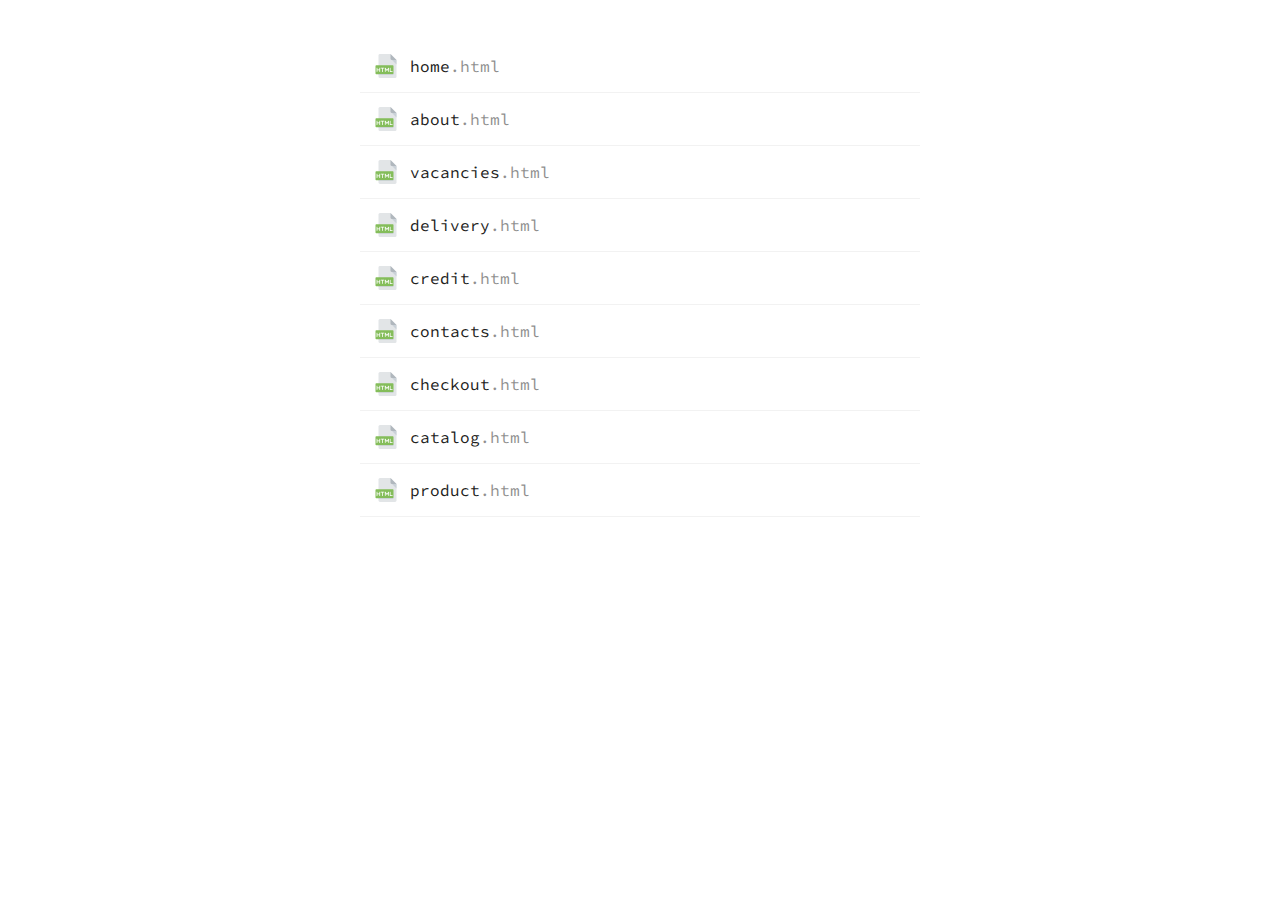
<file: docs/index.html>
<!DOCTYPE html>
<html lang="en">
  <head>
    <meta charset="UTF-8">
    <meta name="viewport" content="width=device-width, initial-scale=1.0">
    <meta http-equiv="X-UA-Compatible" content="ie=edge">
    <title>CONFORT Pages</title>
    <link href="https://fonts.googleapis.com/css?family=Source+Code+Pro" rel="stylesheet">
    <style>html, body {margin: 0;padding: 0;font-family: 'Source Code Pro', monospace;}* {outline: none;box-sizing: border-box;}.pages {width: 100%;max-width: 600px;margin: 0 auto;padding: 40px 20px;}.pages a {position: relative;text-decoration: none;color: #212120;display: flex;align-items: center;  font-size: 16px;line-height: 20px;padding: 10px;border-bottom: 1px solid rgba(0,0,0,0.05);}.pages a:before {display: block;content: '';position: absolute;bottom: -1px;left: 0;width: 100%;height: 1px;background: #84bd5a;transform: scaleX(0);transform-origin: left;transition: .35s ease-in-out;}.pages a:hover:before {transform: scaleX(1);}.pages a span {opacity: .5;}.pages a svg {width: 2em;height: 2em;margin-right: .5em;transition: .25s ease-in-out;transform: scale(.75);}.pages a:hover svg {transform: scale(1);}@media only screen and (max-width: 768px) {.pages a {font-size:14px;padding: 10px 0}}</style>
  </head>
  <body>
    <div style="display:none;">
      <svg xmlns="http://www.w3.org/2000/svg">
        <symbol id="html" viewbox="0 0 512 512">
          <path fill="#e2e5e7" d="M128 0a32 32 0 0 0-32 32v448a32 32 0 0 0 32 32h320a32 32 0 0 0 32-32V128L352 0H128z"></path>
          <path fill="#b0b7bd" d="M384 128h96L352 0v96a32 32 0 0 0 32 32z"></path>
          <path fill="#cad1d8" d="M480 224l-96-96h96z"></path>
          <path fill="#84bd5a" d="M416 416a16 16 0 0 1-16 16H48a16 16 0 0 1-16-16V256a16 16 0 0 1 16-16h352a16 16 0 0 1 16 16v160z"></path>
          <g fill="#fff">
            <path d="M55.7 376v-72.6c0-4.6 3.3-8 9-8 4.5 0 7.9 3.4 7.9 8v27.9h41.7v-27.9c0-4.6 4-8 8.7-8 4.4 0 7.9 3.4 7.9 8v72.7c0 4.4-3.5 7.9-8 7.9s-8.6-3.5-8.6-8v-28H72.6v28c0 4.5-3.4 8-7.8 8-5.8 0-9.1-3.5-9.1-8zM172.8 311.5h-22.4c-11.1 0-11.1-16.4 0-16.4h60.5c11.4 0 11.4 16.4 0 16.4h-21.2V376c0 11-17 11.4-17 0v-64.6zM248.7 327.8v47.4c0 5.6-4.6 8.8-9.2 8.8-4.1 0-7.7-3.2-7.7-8.8v-72c0-6.7 5.7-8.9 7.7-8.9 3.7 0 5.9 2.2 8 4.6l28.2 38 29.1-39.4c4.3-5.2 14.6-3.2 14.6 5.7v72c0 5.6-3.6 8.8-7.6 8.8-4.6 0-8.2-3.2-8.2-8.8v-47.4l-21.3 26.9c-4.6 5.7-10.3 5.7-14.5 0l-19.1-26.9zM337.3 303.2a8 8 0 0 1 8-7.9c4.1 0 7.6 3.6 7.6 7.9v64h34.8c12.5 0 12.8 16.8 0 16.8h-42.4c-4.4 0-8-3.2-8-7.8v-73z"></path>
          </g>
          <path fill="#cad1d8" d="M400 432H96v16h304a16 16 0 0 0 16-16v-16a16 16 0 0 1-16 16z"></path>
        </symbol>
        <symbol id="wait" viewbox="0 0 280 280">
          <path fill="#8a8a85" d="M140 69.9c57.8 0 105 48.3 105 105.8a104.9 104.9 0 0 1-210-.6c0-57.5 47.2-105.2 105-105.2z"></path>
          <path fill="#ebebeb" d="M140 94.7a81 81 0 0 1 80.2 80.8 80.1 80.1 0 0 1-160.4-.4c0-44 36-80.4 80.2-80.4z"></path>
          <path fill="#324d5b" d="M105 35a35 35 0 1 1 43.7 33.7v10h-17.3v-10A34.9 34.9 0 0 1 105 35zm26.4 24.8V43.6h17.3v16.2a26.2 26.2 0 0 0-8.7-51 26.3 26.3 0 0 0-26.4 26.3c0 11.5 7.5 21.1 17.8 24.7z"></path>
          <path fill="#84bd5a" d="M233 73.3l8.5 8.4a11.8 11.8 0 0 1 0 16.7l-2.8 2.8a12 12 0 0 1-16.9 0l-8.4-8.4a11.8 11.8 0 0 1 0-16.7l2.8-2.8a12 12 0 0 1 16.8 0z"></path>
          <path fill="#51bba8" d="M46.9 73.3l-8.4 8.4a11.9 11.9 0 0 0 0 16.7l2.8 2.8c4.6 4.6 12.1 4.6 16.7 0l8.3-8.4a11.9 11.9 0 0 0 0-16.7l-2.7-2.8c-4.6-4.6-12.1-4.6-16.7 0z"></path>
          <path fill="#84bd5a" d="M183.8 166.3h-35v-43.8a8.7 8.7 0 1 0-17.5 0V175c0 4.9 3.9 8.8 8.7 8.8h43.8a8.7 8.7 0 1 0 0-17.5z"></path>
        </symbol>
        <symbol id="email" viewbox="0 0 58 58">
          <path fill="#dcd6cd" d="M0 5v39h56V5z"></path>
          <path fill="#e8e3d9" d="M31 27.1a4.6 4.6 0 0 1-6 0l-2-1.8C16.3 31 0 44 0 44H56S39.6 31 33 25.3L31 27z"></path>
          <path fill="#efebde" d="M0 5l25 22.1a4.6 4.6 0 0 0 6 0L56 5H0z"></path>
          <circle cx="46" cy="41" r="12" fill="#84bd5a"></circle>
          <path fill="#fff" d="M52 40h-5v-5a1 1 0 0 0-2 0v5h-5a1 1 0 0 0 0 2h5v5a1 1 0 0 0 2 0v-5h5a1 1 0 0 0 0-2z"></path>
        </symbol>
      </svg>
    </div>
    <div class="pages"><a href="home.html">
        <svg>
          <use xlink:href="#html"></use>
        </svg>home<span>.html</span></a><a href="about.html">
        <svg>
          <use xlink:href="#html"></use>
        </svg>about<span>.html</span></a><a href="vacancies.html">
        <svg>
          <use xlink:href="#html"></use>
        </svg>vacancies<span>.html</span></a><a href="delivery.html">
        <svg>
          <use xlink:href="#html"></use>
        </svg>delivery<span>.html</span></a><a href="credit.html">
        <svg>
          <use xlink:href="#html"></use>
        </svg>credit<span>.html</span></a><a href="contacts.html">
        <svg>
          <use xlink:href="#html"></use>
        </svg>contacts<span>.html</span></a><a href="checkout.html">
        <svg>
          <use xlink:href="#html"></use>
        </svg>checkout<span>.html</span></a><a href="catalog.html">
        <svg>
          <use xlink:href="#html"></use>
        </svg>catalog<span>.html</span></a><a href="product.html">
        <svg>
          <use xlink:href="#html"></use>
        </svg>product<span>.html</span></a></div>
  </body>
</html>
</file>
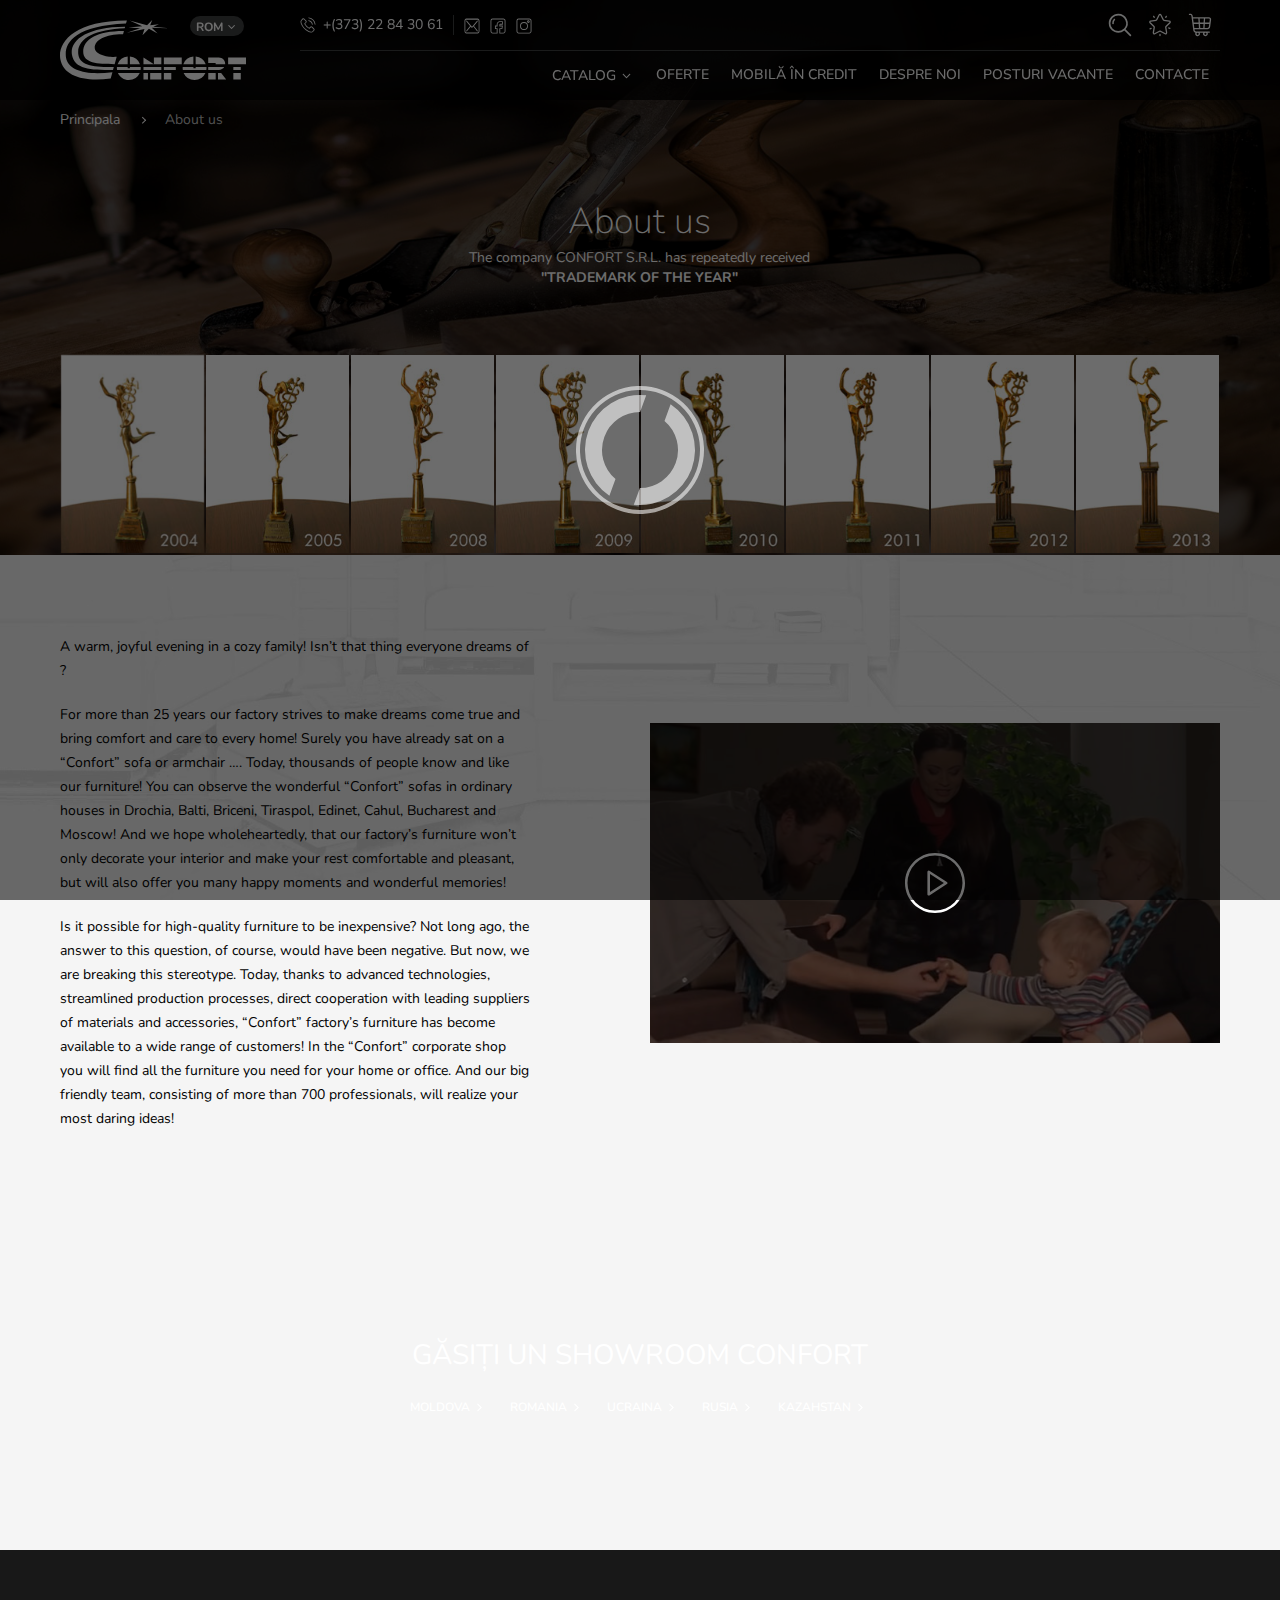
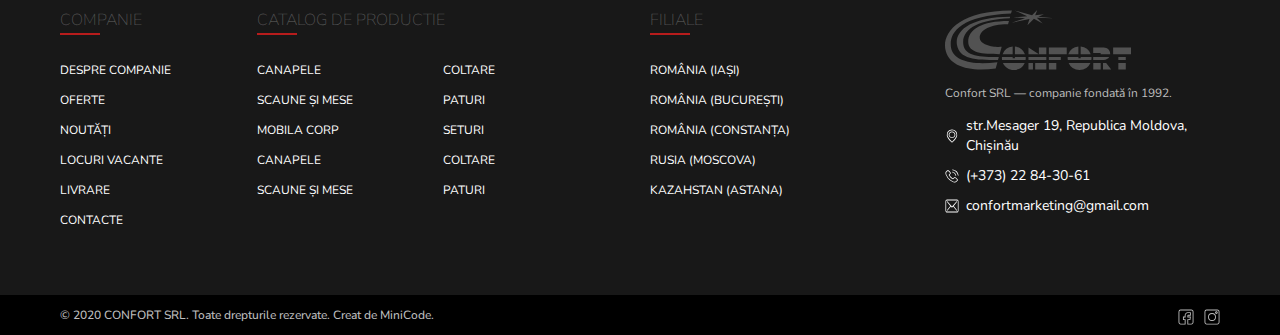
<file: docs/about.html>
<!DOCTYPE html>
<html lang="zxx">
  <head>
    <meta charset="UTF-8"/>
    <meta name="viewport" content="width=device-width, initial-scale=1.0"/>
    <title>CONFORT :: About us</title>
    <link rel="stylesheet" href="https://fonts.googleapis.com/css2?family=Nunito:ital,wght@0,200;0,300;0,400;0,600;0,700;1,400&amp;display=swap"/>
    <link rel="stylesheet" href="assets/css/styles.min.css"/>
  </head>
  <body>
    <div class="preloader"><img src="assets/img/preloader.svg" alt=""/></div>
    <!-- HEADER -->
    <header class="confort__header">
      <div class="searchline">
        <div class="ctn">
          <form>
            <input type="text" placeholder="Căutare" name="query"/>
          </form>
          <div data-close="search">
            <svg class="icon">
              <use xlink:href="assets/img/sprite.svg?#close"></use>
            </svg>
          </div>
          <div class="lifesearch">
            <h5>Căutări populare</h5>
            <ul>
              <li><a href="">Canapele</a></li>
              <li><a href="">Scaune și mese</a></li>
              <li><a href="">Canapele</a></li>
              <li><a href="">Scaune și mese</a></li>
              <li><a href="">Coltare</a></li>
            </ul>
          </div>
        </div>
      </div>
      <div class="topline">
        <div class="ctn">
          <div class="topline__wraper">
            <button class="nav__toogle"><span></span></button><a class="brand" href="">
              <svg class="logo">
                <use xlink:href="assets/img/sprite.svg?#logo"></use>
              </svg></a>
            <div class="navs">
              <div class="lang">
                <div class="dropdown">
                  <div class="dropdown__toggle" data-toggle="dropdown"><span class="text">Rom</span>
                    <svg class="caret">
                      <use xlink:href="assets/img/sprite.svg?#next"></use>
                    </svg>
                  </div>
                  <div class="dropdown__menu">
                    <ul>
                      <li><a href="">Rus</a></li>
                      <li class="current"><a href="">Rom</a></li>
                      <li><a href="">Eng</a></li>
                    </ul>
                  </div>
                </div>
              </div>
              <nav class="contacts">
                <ul>
                  <li><a href="">
                      <svg class="icon">
                        <use xlink:href="assets/img/sprite.svg?#phone"></use>
                      </svg><span class="text">+(373) 22 84 30 61</span></a></li>
                  <li><a href="mailto:confortmarketing@gmail.com">
                      <svg class="icon">
                        <use xlink:href="assets/img/sprite.svg?#email"></use>
                      </svg></a></li>
                  <li><a href="" target="_blank">
                      <svg class="icon">
                        <use xlink:href="assets/img/sprite.svg?#facebook"></use>
                      </svg></a></li>
                  <li><a href="" target="_blank">
                      <svg class="icon">
                        <use xlink:href="assets/img/sprite.svg?#instagram"></use>
                      </svg></a></li>
                </ul>
              </nav>
              <div class="sep"></div>
              <nav class="buttons">
                <ul>
                  <li><a class="button" href="" data-show="search">
                      <svg class="icon">
                        <use xlink:href="assets/img/sprite.svg?#search"></use>
                      </svg></a></li>
                  <li><a class="button" href="">
                      <svg class="icon">
                        <use xlink:href="assets/img/sprite.svg?#star"></use>
                      </svg></a></li>
                  <li><a class="button" href="">
                      <svg class="icon">
                        <use xlink:href="assets/img/sprite.svg?#cart"></use>
                      </svg></a></li>
                </ul>
              </nav>
            </div>
          </div>
        </div>
      </div>
      <div class="mainline">
        <div class="ctn">
          <div class="mainline__wraper">
            <nav>
              <ul class="mainmenu">
                <li><a href="" data-show="submenu"> <span class="text">CATALOG</span>
                    <svg class="caret">
                      <use xlink:href="assets/img/sprite.svg?#next"></use>
                    </svg></a></li>
                <li><a href="">OFERTE</a></li>
                <li><a href="">MOBILĂ ÎN CREDIT</a></li>
                <li><a href="">DESPRE NOI</a></li>
                <li><a href="">POSTURI VACANTE</a></li>
                <li><a href="">CONTACTE</a></li>
              </ul>
            </nav>
          </div>
        </div>
      </div>
      <div class="bottomline">
        <div class="ctn">
          <div class="bottomline__wraper">
            <div class="bottomline__nav">
              <ul>
                <li><a href=""><span class="title">Canapele</span>
                    <svg class="icon">
                      <use xlink:href="assets/img/sprite.svg?#next"></use>
                    </svg></a></li>
                <li><a href=""><span class="title">Coltare</span>
                    <svg class="icon">
                      <use xlink:href="assets/img/sprite.svg?#next"></use>
                    </svg></a></li>
                <li><a href=""><span class="title">Scaune și mese</span>
                    <svg class="icon">
                      <use xlink:href="assets/img/sprite.svg?#next"></use>
                    </svg></a></li>
                <li><a href=""><span class="title">Paturi</span>
                    <svg class="icon">
                      <use xlink:href="assets/img/sprite.svg?#next"></use>
                    </svg></a></li>
                <li><a href=""><span class="title">Mobila corp</span>
                    <svg class="icon">
                      <use xlink:href="assets/img/sprite.svg?#next"></use>
                    </svg></a></li>
                <li><a href=""><span class="title">Seturi</span>
                    <svg class="icon">
                      <use xlink:href="assets/img/sprite.svg?#next"></use>
                    </svg></a></li>
                <li><a href=""><span class="title">Canapele</span>
                    <svg class="icon">
                      <use xlink:href="assets/img/sprite.svg?#next"></use>
                    </svg></a></li>
                <li><a href=""><span class="title">Coltare</span>
                    <svg class="icon">
                      <use xlink:href="assets/img/sprite.svg?#next"></use>
                    </svg></a></li>
                <li><a href=""><span class="title">Scaune și mese</span>
                    <svg class="icon">
                      <use xlink:href="assets/img/sprite.svg?#next"></use>
                    </svg></a></li>
                <li><a href=""><span class="title">Paturi</span>
                    <svg class="icon">
                      <use xlink:href="assets/img/sprite.svg?#next"></use>
                    </svg></a></li>
              </ul><a class="btn white-link" href=""> <span class="text">toate produsele</span>
                <svg class="icon">
                  <use xlink:href="assets/img/sprite.svg?#next"></use>
                </svg></a>
            </div>
            <div class="bottomline__carousel">
              <div class="owl-carousel">
                <div class="subcategory__image"><img src="tmp/cat_1.png" alt=""/></div>
                <div class="subcategory__image"><img src="tmp/cat_2.png" alt=""/></div>
                <div class="subcategory__image"><img src="tmp/cat_3.png" alt=""/></div>
                <div class="subcategory__image"><img src="tmp/cat_4.png" alt=""/></div>
                <div class="subcategory__image"><img src="tmp/cat_5.png" alt=""/></div>
                <div class="subcategory__image"><img src="tmp/cat_6.png" alt=""/></div>
                <div class="subcategory__image"><img src="tmp/cat_1.png" alt=""/></div>
                <div class="subcategory__image"><img src="tmp/cat_2.png" alt=""/></div>
                <div class="subcategory__image"><img src="tmp/cat_3.png" alt=""/></div>
                <div class="subcategory__image"><img src="tmp/cat_4.png" alt=""/></div>
              </div>
            </div>
          </div>
        </div>
      </div>
    </header>
    <main class="confort__page">
      <div class="page__intro about"><img class="page__intro__img" src="tmp/about_bg.jpg" alt=""/>
        <div class="ctn">
          <div class="breadcrumbs">
            <ul>
              <li><a href="">Principala</a></li>
              <li><span>About us</span></li>
            </ul>
          </div>
          <div class="page__intro__content">
            <div class="row">
              <div class="col sm-8 md-6 lg-4">
                <h1>About us</h1>
                <p>The company CONFORT S.R.L.  has repeatedly received<br><strong class="upper">"Trademark of the year"</strong></p>
              </div>
            </div>
          </div>
          <div class="awards__carousel owl-carousel">
            <div class="item"><img src="tmp/award_1.jpg" alt=""/></div>
            <div class="item"><img src="tmp/award_2.jpg" alt=""/></div>
            <div class="item"><img src="tmp/award_3.jpg" alt=""/></div>
            <div class="item"><img src="tmp/award_4.jpg" alt=""/></div>
            <div class="item"><img src="tmp/award_5.jpg" alt=""/></div>
            <div class="item"><img src="tmp/award_6.jpg" alt=""/></div>
            <div class="item"><img src="tmp/award_7.jpg" alt=""/></div>
            <div class="item"><img src="tmp/award_8.jpg" alt=""/></div>
          </div>
        </div>
      </div>
      <div class="about__wraper">
        <div class="ctn">
          <div class="row">
            <div class="col lg-6">
              <div class="about__text">
                <p>A warm, joyful evening in a cozy family! Isn’t that thing everyone dreams of ?</p>
                <p>For more than 25 years our factory strives to make dreams come true and bring comfort and care to every home! Surely you have already sat on a “Confort” sofa or armchair …. Today, thousands of people know and like our furniture! You can observe the wonderful “Сonfort” sofas in ordinary houses in Drochia, Balti, Briceni, Tiraspol, Edinet, Cahul, Bucharest and Moscow! And we hope wholeheartedly, that our factory’s furniture won’t only decorate your interior and make your rest comfortable and pleasant, but will also offer you many happy moments and wonderful memories!</p>
                <p>Is it possible for high-quality furniture to be inexpensive? Not long ago, the answer to this question, of course, would have been negative. But now, we are breaking this stereotype. Today, thanks to advanced technologies, streamlined production processes, direct cooperation with leading suppliers of materials and accessories, “Сonfort” factory’s furniture has become available to a wide range of customers! In the “Confort” corporate shop you will find all the furniture you need for your home or office. And our big friendly team, consisting of more than 700 professionals, will realize your most daring ideas!</p>
              </div>
            </div>
            <div class="col lg-6">
              <div class="about__video">
                <iframe allow="autoplay;encrypted-media;" src=""></iframe><img src="tmp/about_video.jpg" alt=""/>
                <button data-video="https://www.youtube.com/embed/VsEkm-06ep0?playlist=VsEkm-06ep0&amp;iv_load_policy=0&amp;enablejsapi=1&amp;disablekb=1&amp;autoplay=1&amp;playsinline=0&amp;modestbranding=1&amp;controls=0&amp;showinfo=0&amp;rel=0&amp;loop=1&amp;wmode=transparent&amp;origin=https%3A%2F%2Fconfort.md&amp;widgetid=1">
                  <svg class="icon">
                    <use xlink:href="assets/img/sprite.svg?#play"></use>
                  </svg>
                </button>
              </div>
            </div>
          </div>
        </div>
      </div>
      <div class="showrooms">
        <div class="ctn">
          <div class="showrooms__header">Găsiți un showroom confort</div>
          <div class="showrooms__list">
            <ul>
              <li><a href=""><span class="text">Moldova</span>
                  <svg class="icon">
                    <use xlink:href="assets/img/sprite.svg?#next"></use>
                  </svg></a></li>
              <li><a href=""><span class="text">Romania</span>
                  <svg class="icon">
                    <use xlink:href="assets/img/sprite.svg?#next"></use>
                  </svg></a></li>
              <li><a href=""><span class="text">Ucraina</span>
                  <svg class="icon">
                    <use xlink:href="assets/img/sprite.svg?#next"></use>
                  </svg></a></li>
              <li><a href=""><span class="text">Rusia</span>
                  <svg class="icon">
                    <use xlink:href="assets/img/sprite.svg?#next"></use>
                  </svg></a></li>
              <li><a href=""><span class="text">Kazahstan</span>
                  <svg class="icon">
                    <use xlink:href="assets/img/sprite.svg?#next"></use>
                  </svg></a></li>
            </ul>
          </div>
        </div>
      </div>
    </main>
    <!-- FOOTER -->
    <footer class="confort__footer">
      <div class="confort__footer__navs">
        <div class="ctn">
          <div class="row">
            <div class="col lg-2 md-3 xs-6 mbf">
              <div class="confort__footer__nav">
                <h4>companie</h4>
                <ul>
                  <li><a href="">Despre Companie</a></li>
                  <li><a href="">oferte</a></li>
                  <li><a href="">Noutăți</a></li>
                  <li><a href="">Locuri vacante</a></li>
                  <li><a href="">Livrare</a></li>
                  <li><a href="">Contacte</a></li>
                </ul>
              </div>
            </div>
            <div class="col lg-4 md-3">
              <div class="confort__footer__nav catalog">
                <h4>catalog de productie</h4>
                <ul>
                  <li><a href="">Canapele</a></li>
                  <li><a href="">Coltare</a></li>
                  <li><a href="">Scaune și mese</a></li>
                  <li><a href="">Paturi</a></li>
                  <li><a href="">Mobila corp</a></li>
                  <li><a href="">Seturi</a></li>
                  <li><a href="">Canapele</a></li>
                  <li><a href="">Coltare</a></li>
                  <li><a href="">Scaune și mese</a></li>
                  <li><a href="">Paturi</a></li>
                </ul>
              </div>
            </div>
            <div class="col lg-3 md-3 xs-6 mbf col lg-2 md-3 xs-6 mbf">
              <div class="confort__footer__nav">
                <h4>filiale</h4>
                <ul>
                  <li><a href="">România (Iași)</a></li>
                  <li><a href="">România (București)</a></li>
                  <li><a href="">România (Constanța)</a></li>
                  <li><a href="">Rusia (Moscova)</a></li>
                  <li><a href="">Kazahstan (Astana)</a></li>
                </ul>
              </div>
            </div>
            <div class="col lg-3 md-3 mbl">
              <div class="confort__footer__contacts"><a class="brand" href="">
                  <svg class="logo">
                    <use xlink:href="assets/img/sprite.svg?#logo"></use>
                  </svg></a>
                <p>Confort SRL — companie fondată în 1992.</p>
                <ul>
                  <li>
                    <svg class="icon">
                      <use xlink:href="assets/img/sprite.svg?#address"></use>
                    </svg><span class="text">str.Mesager 19, Republica Moldova, Chișinău</span>
                  </li>
                  <li><a href="tel:+37322843061">
                      <svg class="icon">
                        <use xlink:href="assets/img/sprite.svg?#phone"></use>
                      </svg><span class="text">(+373) 22 84-30-61</span></a></li>
                  <li><a href="mailto:confortmarketing@gmail.com">
                      <svg class="icon">
                        <use xlink:href="assets/img/sprite.svg?#email"></use>
                      </svg><span class="text">confortmarketing@gmail.com</span></a></li>
                </ul>
                <ul class="social__list">
                  <li><a href="" target="_blank">
                      <svg class="icon">
                        <use xlink:href="assets/img/sprite.svg?#facebook"></use>
                      </svg></a></li>
                  <li><a href="" target="_blank">
                      <svg class="icon">
                        <use xlink:href="assets/img/sprite.svg?#instagram"></use>
                      </svg></a></li>
                </ul>
              </div>
            </div>
          </div>
        </div>
      </div>
      <div class="confort__footer__copyrights">
        <div class="ctn">
          <div class="row">
            <div class="col sm-6">
              <div class="copyright"><span>© 2020 <a class="upper" href="./">confort srl</a>. </span><span>Toate drepturile rezervate. Creat de <a href="http://minicode.md" target="_blank">MiniCode</a>.</span></div>
            </div>
            <div class="col sm-6 social__list">
              <ul>
                <li><a href="" target="_blank">
                    <svg class="icon">
                      <use xlink:href="assets/img/sprite.svg?#facebook"></use>
                    </svg></a></li>
                <li><a href="" target="_blank">
                    <svg class="icon">
                      <use xlink:href="assets/img/sprite.svg?#instagram"></use>
                    </svg></a></li>
              </ul>
            </div>
          </div>
        </div>
      </div>
    </footer>
    <!-- SCRIPS -->
    <script src="assets/js/jquery.min.js"></script>
    <script src="assets/js/main.min.js"></script>
    <script src="assets/js/apps.min.js"></script>
  </body>
</html>
</file>
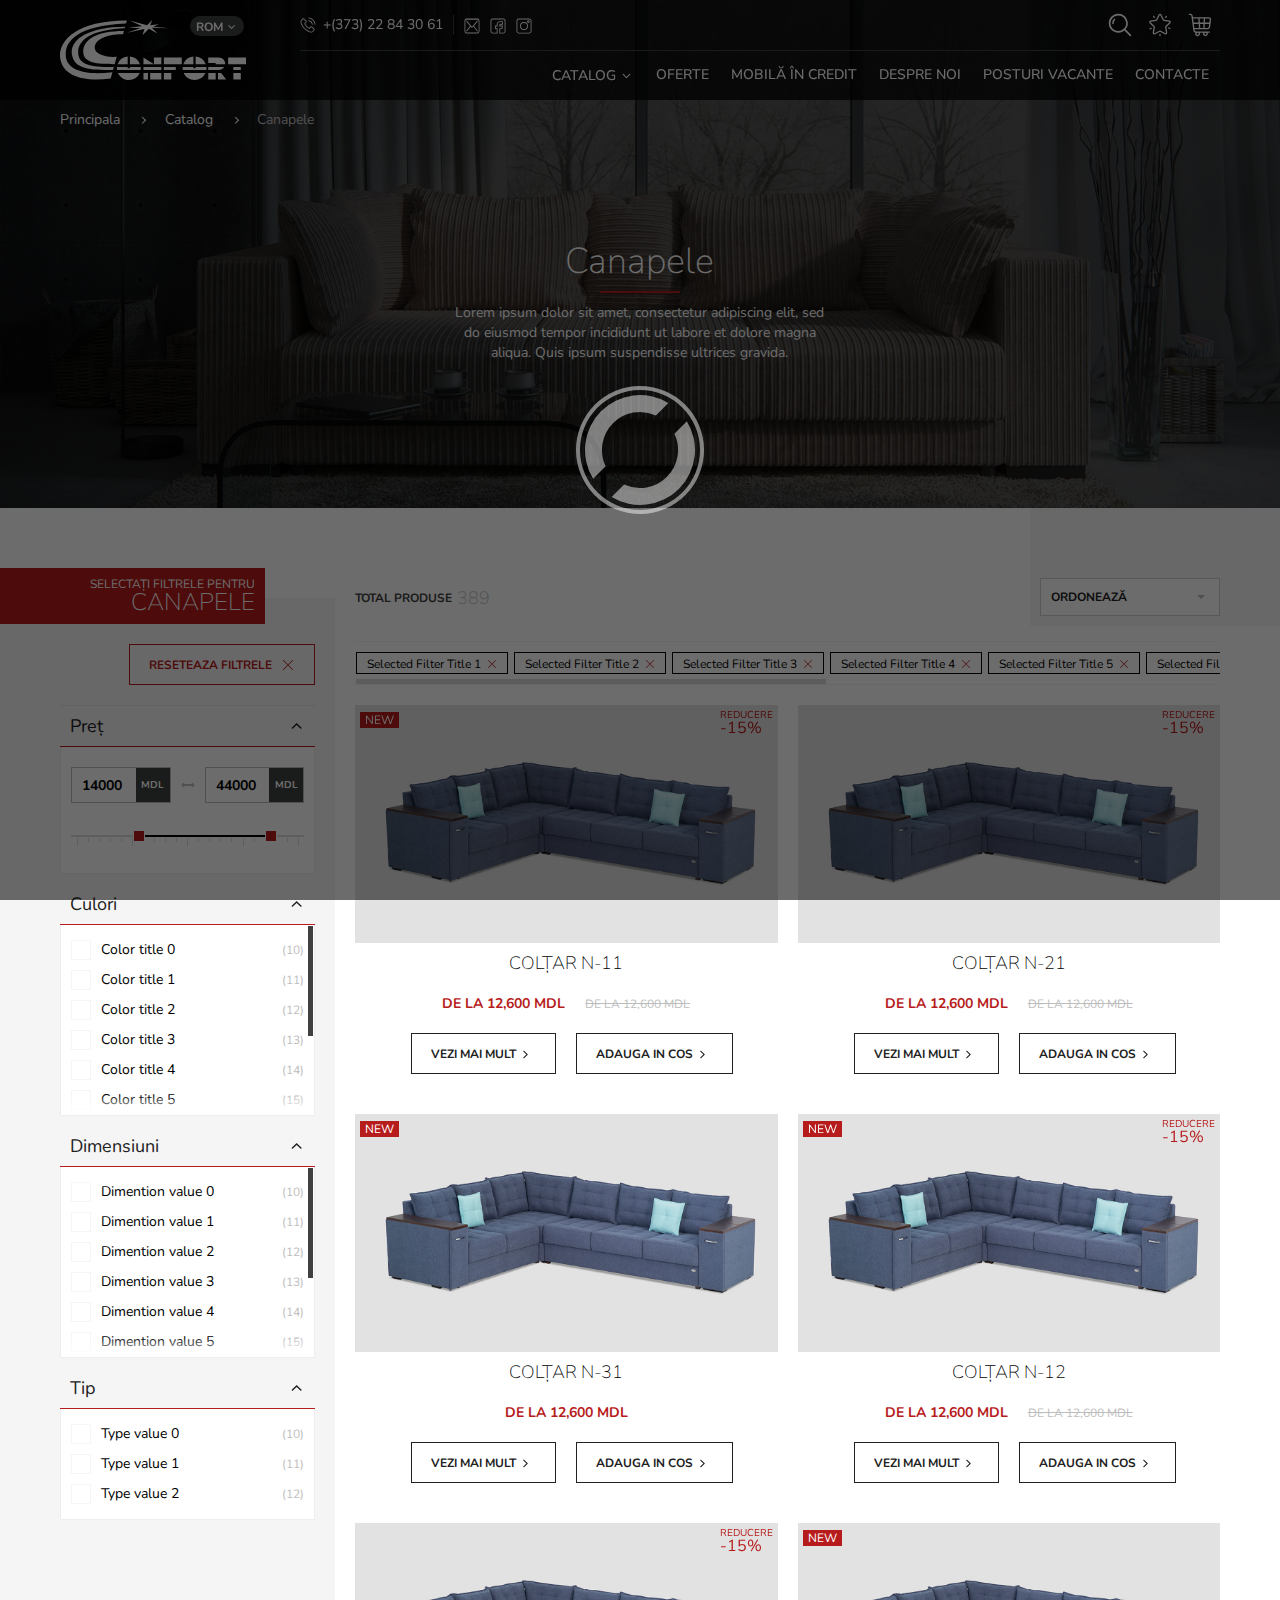
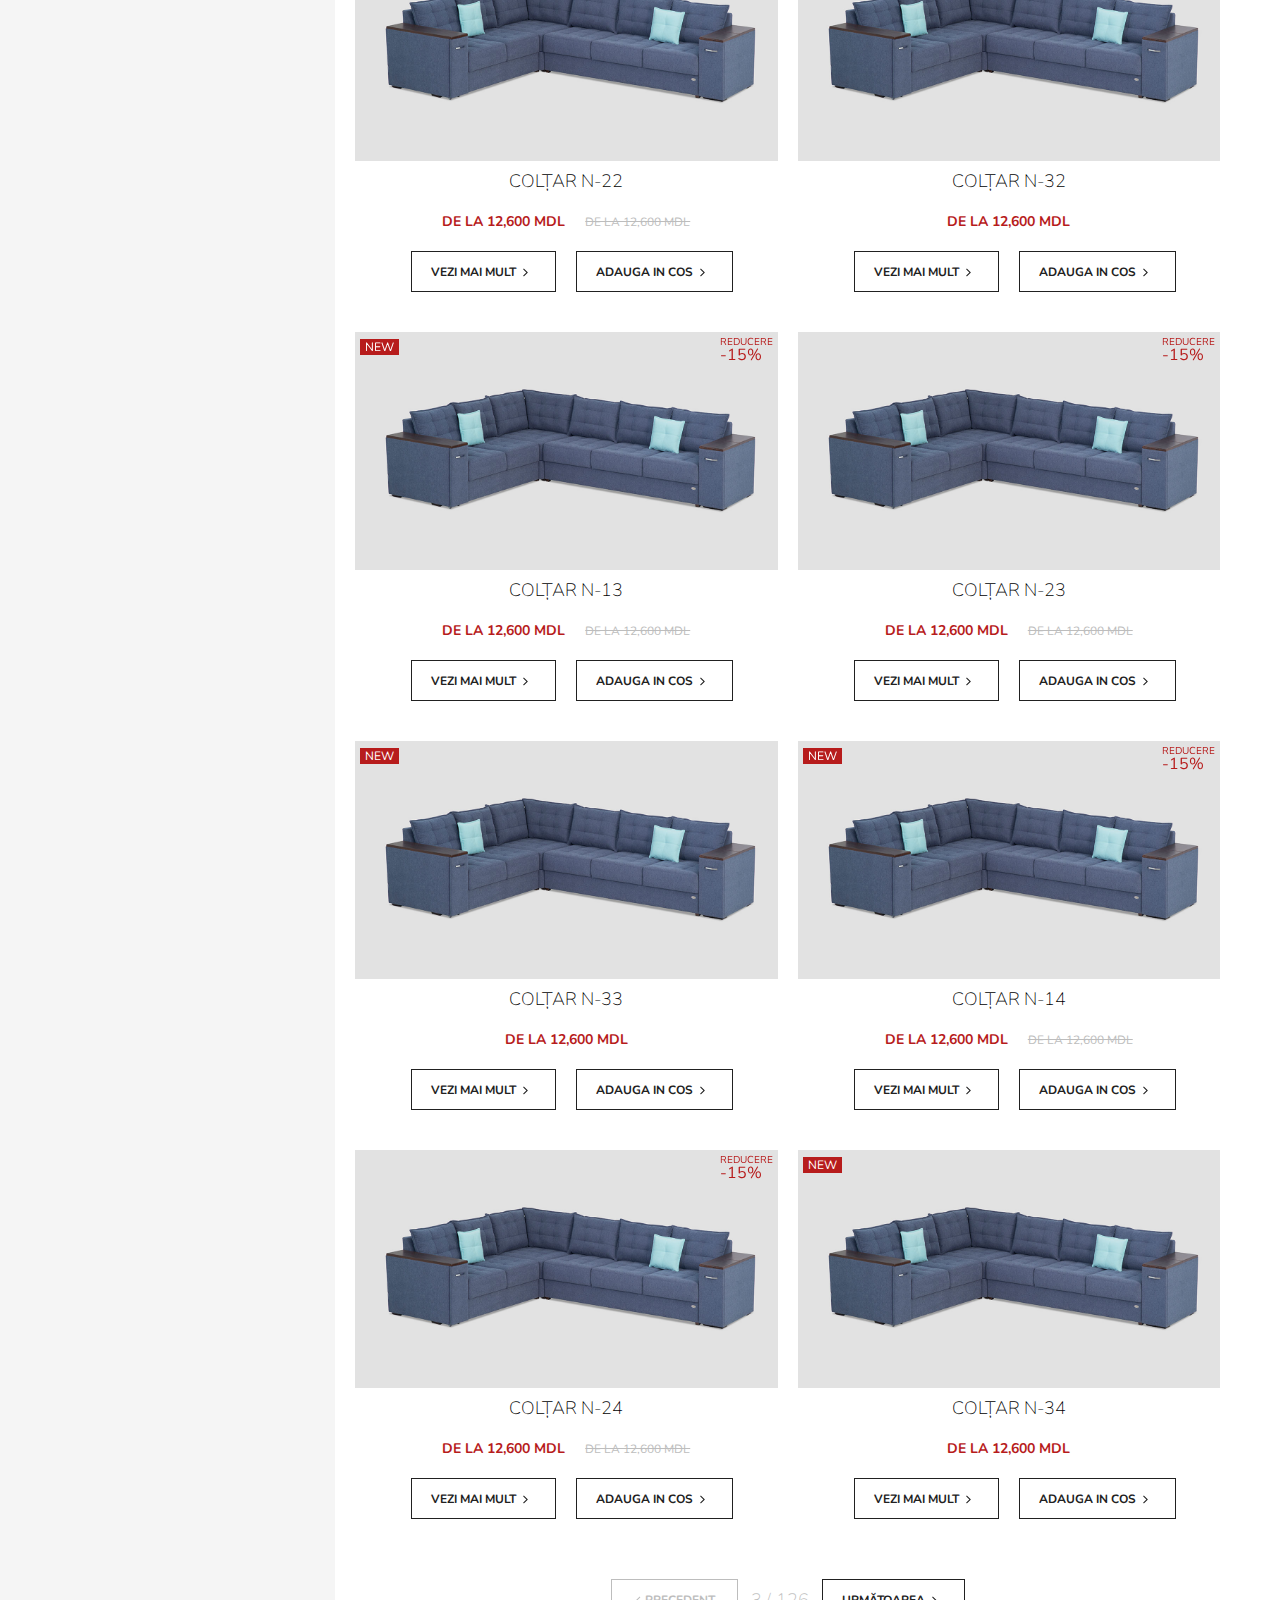
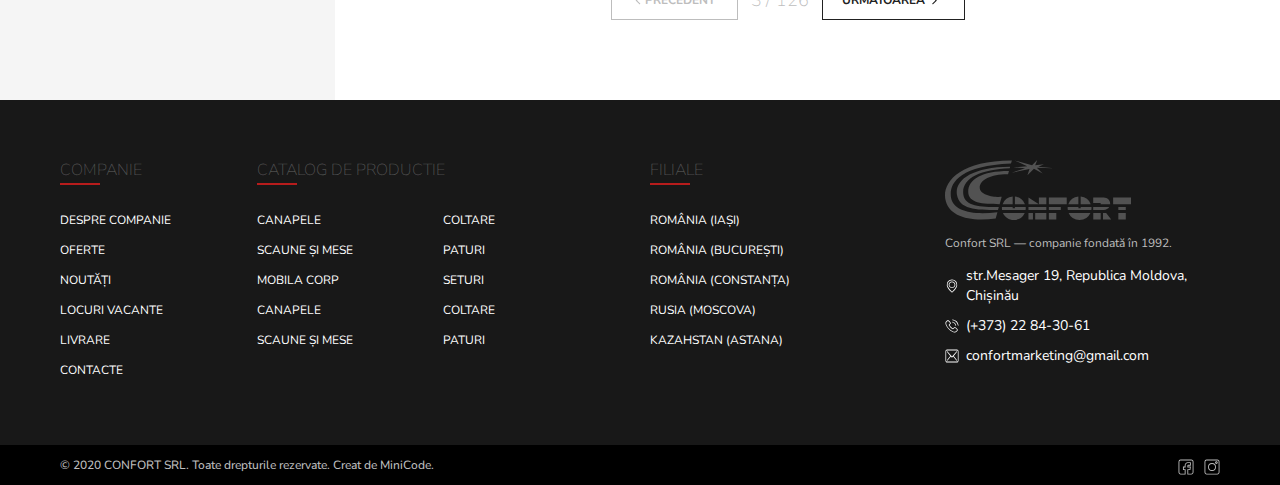
<file: docs/catalog.html>
<!DOCTYPE html>
<html lang="zxx">
  <head>
    <meta charset="UTF-8"/>
    <meta name="viewport" content="width=device-width, initial-scale=1.0"/>
    <title>CONFORT :: Canapele</title>
    <link rel="stylesheet" href="https://fonts.googleapis.com/css2?family=Nunito:ital,wght@0,200;0,300;0,400;0,600;0,700;1,400&amp;display=swap"/>
    <link rel="stylesheet" href="assets/css/styles.min.css"/>
  </head>
  <body>
    <div class="preloader"><img src="assets/img/preloader.svg" alt=""/></div>
    <!-- HEADER -->
    <header class="confort__header">
      <div class="searchline">
        <div class="ctn">
          <form>
            <input type="text" placeholder="Căutare" name="query"/>
          </form>
          <div data-close="search">
            <svg class="icon">
              <use xlink:href="assets/img/sprite.svg?#close"></use>
            </svg>
          </div>
          <div class="lifesearch">
            <h5>Căutări populare</h5>
            <ul>
              <li><a href="">Canapele</a></li>
              <li><a href="">Scaune și mese</a></li>
              <li><a href="">Canapele</a></li>
              <li><a href="">Scaune și mese</a></li>
              <li><a href="">Coltare</a></li>
            </ul>
          </div>
        </div>
      </div>
      <div class="topline">
        <div class="ctn">
          <div class="topline__wraper">
            <button class="nav__toogle"><span></span></button><a class="brand" href="">
              <svg class="logo">
                <use xlink:href="assets/img/sprite.svg?#logo"></use>
              </svg></a>
            <div class="navs">
              <div class="lang">
                <div class="dropdown">
                  <div class="dropdown__toggle" data-toggle="dropdown"><span class="text">Rom</span>
                    <svg class="caret">
                      <use xlink:href="assets/img/sprite.svg?#next"></use>
                    </svg>
                  </div>
                  <div class="dropdown__menu">
                    <ul>
                      <li><a href="">Rus</a></li>
                      <li class="current"><a href="">Rom</a></li>
                      <li><a href="">Eng</a></li>
                    </ul>
                  </div>
                </div>
              </div>
              <nav class="contacts">
                <ul>
                  <li><a href="">
                      <svg class="icon">
                        <use xlink:href="assets/img/sprite.svg?#phone"></use>
                      </svg><span class="text">+(373) 22 84 30 61</span></a></li>
                  <li><a href="mailto:confortmarketing@gmail.com">
                      <svg class="icon">
                        <use xlink:href="assets/img/sprite.svg?#email"></use>
                      </svg></a></li>
                  <li><a href="" target="_blank">
                      <svg class="icon">
                        <use xlink:href="assets/img/sprite.svg?#facebook"></use>
                      </svg></a></li>
                  <li><a href="" target="_blank">
                      <svg class="icon">
                        <use xlink:href="assets/img/sprite.svg?#instagram"></use>
                      </svg></a></li>
                </ul>
              </nav>
              <div class="sep"></div>
              <nav class="buttons">
                <ul>
                  <li><a class="button" href="" data-show="search">
                      <svg class="icon">
                        <use xlink:href="assets/img/sprite.svg?#search"></use>
                      </svg></a></li>
                  <li><a class="button" href="">
                      <svg class="icon">
                        <use xlink:href="assets/img/sprite.svg?#star"></use>
                      </svg></a></li>
                  <li><a class="button" href="">
                      <svg class="icon">
                        <use xlink:href="assets/img/sprite.svg?#cart"></use>
                      </svg></a></li>
                </ul>
              </nav>
            </div>
          </div>
        </div>
      </div>
      <div class="mainline">
        <div class="ctn">
          <div class="mainline__wraper">
            <nav>
              <ul class="mainmenu">
                <li><a href="" data-show="submenu"> <span class="text">CATALOG</span>
                    <svg class="caret">
                      <use xlink:href="assets/img/sprite.svg?#next"></use>
                    </svg></a></li>
                <li><a href="">OFERTE</a></li>
                <li><a href="">MOBILĂ ÎN CREDIT</a></li>
                <li><a href="">DESPRE NOI</a></li>
                <li><a href="">POSTURI VACANTE</a></li>
                <li><a href="">CONTACTE</a></li>
              </ul>
            </nav>
          </div>
        </div>
      </div>
      <div class="bottomline">
        <div class="ctn">
          <div class="bottomline__wraper">
            <div class="bottomline__nav">
              <ul>
                <li><a href=""><span class="title">Canapele</span>
                    <svg class="icon">
                      <use xlink:href="assets/img/sprite.svg?#next"></use>
                    </svg></a></li>
                <li><a href=""><span class="title">Coltare</span>
                    <svg class="icon">
                      <use xlink:href="assets/img/sprite.svg?#next"></use>
                    </svg></a></li>
                <li><a href=""><span class="title">Scaune și mese</span>
                    <svg class="icon">
                      <use xlink:href="assets/img/sprite.svg?#next"></use>
                    </svg></a></li>
                <li><a href=""><span class="title">Paturi</span>
                    <svg class="icon">
                      <use xlink:href="assets/img/sprite.svg?#next"></use>
                    </svg></a></li>
                <li><a href=""><span class="title">Mobila corp</span>
                    <svg class="icon">
                      <use xlink:href="assets/img/sprite.svg?#next"></use>
                    </svg></a></li>
                <li><a href=""><span class="title">Seturi</span>
                    <svg class="icon">
                      <use xlink:href="assets/img/sprite.svg?#next"></use>
                    </svg></a></li>
                <li><a href=""><span class="title">Canapele</span>
                    <svg class="icon">
                      <use xlink:href="assets/img/sprite.svg?#next"></use>
                    </svg></a></li>
                <li><a href=""><span class="title">Coltare</span>
                    <svg class="icon">
                      <use xlink:href="assets/img/sprite.svg?#next"></use>
                    </svg></a></li>
                <li><a href=""><span class="title">Scaune și mese</span>
                    <svg class="icon">
                      <use xlink:href="assets/img/sprite.svg?#next"></use>
                    </svg></a></li>
                <li><a href=""><span class="title">Paturi</span>
                    <svg class="icon">
                      <use xlink:href="assets/img/sprite.svg?#next"></use>
                    </svg></a></li>
              </ul><a class="btn white-link" href=""> <span class="text">toate produsele</span>
                <svg class="icon">
                  <use xlink:href="assets/img/sprite.svg?#next"></use>
                </svg></a>
            </div>
            <div class="bottomline__carousel">
              <div class="owl-carousel">
                <div class="subcategory__image"><img src="tmp/cat_1.png" alt=""/></div>
                <div class="subcategory__image"><img src="tmp/cat_2.png" alt=""/></div>
                <div class="subcategory__image"><img src="tmp/cat_3.png" alt=""/></div>
                <div class="subcategory__image"><img src="tmp/cat_4.png" alt=""/></div>
                <div class="subcategory__image"><img src="tmp/cat_5.png" alt=""/></div>
                <div class="subcategory__image"><img src="tmp/cat_6.png" alt=""/></div>
                <div class="subcategory__image"><img src="tmp/cat_1.png" alt=""/></div>
                <div class="subcategory__image"><img src="tmp/cat_2.png" alt=""/></div>
                <div class="subcategory__image"><img src="tmp/cat_3.png" alt=""/></div>
                <div class="subcategory__image"><img src="tmp/cat_4.png" alt=""/></div>
              </div>
            </div>
          </div>
        </div>
      </div>
    </header>
    <main class="confort__page">
      <div class="page__intro catalog"><img class="page__intro__img" src="tmp/category_bg.jpg" alt=""/>
        <div class="ctn">
          <div class="breadcrumbs">
            <ul>
              <li><a href="">Principala</a></li>
              <li><a href="">Catalog</a></li>
              <li><span>Canapele</span></li>
            </ul>
          </div>
          <div class="page__intro__content">
            <div class="row">
              <div class="col sm-8 md-6 lg-4">
                <h1>Canapele</h1>
                <p>Lorem ipsum dolor sit amet, consectetur adipiscing elit, sed do eiusmod tempor incididunt ut labore et dolore magna aliqua. Quis ipsum suspendisse ultrices gravida. </p>
              </div>
            </div>
          </div>
        </div>
      </div>
      <div class="catalog__wraper">
        <div class="ctn">
          <div class="row">
            <div class="col lg-3 md-4">
              <div class="catalog__filters">
                <div class="catalog__filters__header">
                  <h2><small>selectați filtrele pentru</small><span>Canapele</span></h2>
                </div>
                <div class="filters__controls">
                  <button class="filters__toggle">
                    <svg class="icon">
                      <use xlink:href="assets/img/sprite.svg?#filters"></use>
                    </svg>
                  </button>
                  <div class="sep"></div>
                  <button class="btn primary__outline"><span class="text">Reseteaza filtrele</span>
                    <svg class="icon">
                      <use xlink:href="assets/img/sprite.svg?#close"></use>
                    </svg>
                  </button>
                </div>
                <div class="catalog__filters__list">
                  <div class="panel">
                    <div class="panel__heading"><a data-toggle="collapse" href="#filterID-1"><span>Preț</span>
                        <svg class="icon">
                          <use xlink:href="assets/img/sprite.svg?#next"></use>
                        </svg></a></div>
                    <div class="collapse fade in" id="filterID-1">
                      <div class="panel__body">
                        <div class="filter" data-simplebar="data-simplebar">
                          <div class="price__filter">
                            <div class="price__filter__inputs">
                              <div class="input price__filter__min">
                                <input type="text" value="14000"/>
                                <label><span>MDL</span></label>
                              </div>
                              <svg class="icon">
                                <use xlink:href="assets/img/sprite.svg?#range"></use>
                              </svg>
                              <div class="input price__filter__max">
                                <input type="text" value="44000"/>
                                <label><span>MDL</span></label>
                              </div>
                            </div>
                            <div class="price__filter__range">
                              <input type="text"/>
                            </div>
                          </div>
                        </div>
                      </div>
                    </div>
                  </div>
                  <div class="panel">
                    <div class="panel__heading"><a data-toggle="collapse" href="#filterID-2"><span>Culori</span>
                        <svg class="icon">
                          <use xlink:href="assets/img/sprite.svg?#next"></use>
                        </svg></a></div>
                    <div class="collapse fade in" id="filterID-2">
                      <div class="panel__body">
                        <div class="filter" data-simplebar="data-simplebar">
                          <div class="filter__group">
                            <ul>
                              <li>
                                <input type="checkbox" name="color" id="colorID0"/>
                                <label for="colorID0"><span class="input">
                                    <svg class="check">
                                      <use xlink:href="assets/img/sprite.svg?#checkbox"></use>
                                    </svg>
                                    <svg class="uncheck">
                                      <use xlink:href="assets/img/sprite.svg?#uncheck"></use>
                                    </svg></span><span class="text">Color title 0</span><span class="count">(10)</span></label>
                              </li>
                              <li>
                                <input type="checkbox" name="color" id="colorID1"/>
                                <label for="colorID1"><span class="input">
                                    <svg class="check">
                                      <use xlink:href="assets/img/sprite.svg?#checkbox"></use>
                                    </svg>
                                    <svg class="uncheck">
                                      <use xlink:href="assets/img/sprite.svg?#uncheck"></use>
                                    </svg></span><span class="text">Color title 1</span><span class="count">(11)</span></label>
                              </li>
                              <li>
                                <input type="checkbox" name="color" id="colorID2"/>
                                <label for="colorID2"><span class="input">
                                    <svg class="check">
                                      <use xlink:href="assets/img/sprite.svg?#checkbox"></use>
                                    </svg>
                                    <svg class="uncheck">
                                      <use xlink:href="assets/img/sprite.svg?#uncheck"></use>
                                    </svg></span><span class="text">Color title 2</span><span class="count">(12)</span></label>
                              </li>
                              <li>
                                <input type="checkbox" name="color" id="colorID3"/>
                                <label for="colorID3"><span class="input">
                                    <svg class="check">
                                      <use xlink:href="assets/img/sprite.svg?#checkbox"></use>
                                    </svg>
                                    <svg class="uncheck">
                                      <use xlink:href="assets/img/sprite.svg?#uncheck"></use>
                                    </svg></span><span class="text">Color title 3</span><span class="count">(13)</span></label>
                              </li>
                              <li>
                                <input type="checkbox" name="color" id="colorID4"/>
                                <label for="colorID4"><span class="input">
                                    <svg class="check">
                                      <use xlink:href="assets/img/sprite.svg?#checkbox"></use>
                                    </svg>
                                    <svg class="uncheck">
                                      <use xlink:href="assets/img/sprite.svg?#uncheck"></use>
                                    </svg></span><span class="text">Color title 4</span><span class="count">(14)</span></label>
                              </li>
                              <li>
                                <input type="checkbox" name="color" id="colorID5"/>
                                <label for="colorID5"><span class="input">
                                    <svg class="check">
                                      <use xlink:href="assets/img/sprite.svg?#checkbox"></use>
                                    </svg>
                                    <svg class="uncheck">
                                      <use xlink:href="assets/img/sprite.svg?#uncheck"></use>
                                    </svg></span><span class="text">Color title 5</span><span class="count">(15)</span></label>
                              </li>
                              <li>
                                <input type="checkbox" name="color" id="colorID6"/>
                                <label for="colorID6"><span class="input">
                                    <svg class="check">
                                      <use xlink:href="assets/img/sprite.svg?#checkbox"></use>
                                    </svg>
                                    <svg class="uncheck">
                                      <use xlink:href="assets/img/sprite.svg?#uncheck"></use>
                                    </svg></span><span class="text">Color title 6</span><span class="count">(16)</span></label>
                              </li>
                              <li>
                                <input type="checkbox" name="color" id="colorID7"/>
                                <label for="colorID7"><span class="input">
                                    <svg class="check">
                                      <use xlink:href="assets/img/sprite.svg?#checkbox"></use>
                                    </svg>
                                    <svg class="uncheck">
                                      <use xlink:href="assets/img/sprite.svg?#uncheck"></use>
                                    </svg></span><span class="text">Color title 7</span><span class="count">(17)</span></label>
                              </li>
                              <li>
                                <input type="checkbox" name="color" id="colorID8"/>
                                <label for="colorID8"><span class="input">
                                    <svg class="check">
                                      <use xlink:href="assets/img/sprite.svg?#checkbox"></use>
                                    </svg>
                                    <svg class="uncheck">
                                      <use xlink:href="assets/img/sprite.svg?#uncheck"></use>
                                    </svg></span><span class="text">Color title 8</span><span class="count">(18)</span></label>
                              </li>
                              <li>
                                <input type="checkbox" name="color" id="colorID9"/>
                                <label for="colorID9"><span class="input">
                                    <svg class="check">
                                      <use xlink:href="assets/img/sprite.svg?#checkbox"></use>
                                    </svg>
                                    <svg class="uncheck">
                                      <use xlink:href="assets/img/sprite.svg?#uncheck"></use>
                                    </svg></span><span class="text">Color title 9</span><span class="count">(19)</span></label>
                              </li>
                            </ul>
                          </div>
                        </div>
                      </div>
                    </div>
                  </div>
                  <div class="panel">
                    <div class="panel__heading"><a data-toggle="collapse" href="#filterID-3"><span>Dimensiuni</span>
                        <svg class="icon">
                          <use xlink:href="assets/img/sprite.svg?#next"></use>
                        </svg></a></div>
                    <div class="collapse fade in" id="filterID-3">
                      <div class="panel__body">
                        <div class="filter" data-simplebar="data-simplebar">
                          <div class="filter__group">
                            <ul>
                              <li>
                                <input type="checkbox" name="dimension" id="dimensionID0"/>
                                <label for="dimensionID0"><span class="input">
                                    <svg class="check">
                                      <use xlink:href="assets/img/sprite.svg?#checkbox"></use>
                                    </svg>
                                    <svg class="uncheck">
                                      <use xlink:href="assets/img/sprite.svg?#uncheck"></use>
                                    </svg></span><span class="text">Dimention value 0</span><span class="count">(10)</span></label>
                              </li>
                              <li>
                                <input type="checkbox" name="dimension" id="dimensionID1"/>
                                <label for="dimensionID1"><span class="input">
                                    <svg class="check">
                                      <use xlink:href="assets/img/sprite.svg?#checkbox"></use>
                                    </svg>
                                    <svg class="uncheck">
                                      <use xlink:href="assets/img/sprite.svg?#uncheck"></use>
                                    </svg></span><span class="text">Dimention value 1</span><span class="count">(11)</span></label>
                              </li>
                              <li>
                                <input type="checkbox" name="dimension" id="dimensionID2"/>
                                <label for="dimensionID2"><span class="input">
                                    <svg class="check">
                                      <use xlink:href="assets/img/sprite.svg?#checkbox"></use>
                                    </svg>
                                    <svg class="uncheck">
                                      <use xlink:href="assets/img/sprite.svg?#uncheck"></use>
                                    </svg></span><span class="text">Dimention value 2</span><span class="count">(12)</span></label>
                              </li>
                              <li>
                                <input type="checkbox" name="dimension" id="dimensionID3"/>
                                <label for="dimensionID3"><span class="input">
                                    <svg class="check">
                                      <use xlink:href="assets/img/sprite.svg?#checkbox"></use>
                                    </svg>
                                    <svg class="uncheck">
                                      <use xlink:href="assets/img/sprite.svg?#uncheck"></use>
                                    </svg></span><span class="text">Dimention value 3</span><span class="count">(13)</span></label>
                              </li>
                              <li>
                                <input type="checkbox" name="dimension" id="dimensionID4"/>
                                <label for="dimensionID4"><span class="input">
                                    <svg class="check">
                                      <use xlink:href="assets/img/sprite.svg?#checkbox"></use>
                                    </svg>
                                    <svg class="uncheck">
                                      <use xlink:href="assets/img/sprite.svg?#uncheck"></use>
                                    </svg></span><span class="text">Dimention value 4</span><span class="count">(14)</span></label>
                              </li>
                              <li>
                                <input type="checkbox" name="dimension" id="dimensionID5"/>
                                <label for="dimensionID5"><span class="input">
                                    <svg class="check">
                                      <use xlink:href="assets/img/sprite.svg?#checkbox"></use>
                                    </svg>
                                    <svg class="uncheck">
                                      <use xlink:href="assets/img/sprite.svg?#uncheck"></use>
                                    </svg></span><span class="text">Dimention value 5</span><span class="count">(15)</span></label>
                              </li>
                              <li>
                                <input type="checkbox" name="dimension" id="dimensionID6"/>
                                <label for="dimensionID6"><span class="input">
                                    <svg class="check">
                                      <use xlink:href="assets/img/sprite.svg?#checkbox"></use>
                                    </svg>
                                    <svg class="uncheck">
                                      <use xlink:href="assets/img/sprite.svg?#uncheck"></use>
                                    </svg></span><span class="text">Dimention value 6</span><span class="count">(16)</span></label>
                              </li>
                              <li>
                                <input type="checkbox" name="dimension" id="dimensionID7"/>
                                <label for="dimensionID7"><span class="input">
                                    <svg class="check">
                                      <use xlink:href="assets/img/sprite.svg?#checkbox"></use>
                                    </svg>
                                    <svg class="uncheck">
                                      <use xlink:href="assets/img/sprite.svg?#uncheck"></use>
                                    </svg></span><span class="text">Dimention value 7</span><span class="count">(17)</span></label>
                              </li>
                              <li>
                                <input type="checkbox" name="dimension" id="dimensionID8"/>
                                <label for="dimensionID8"><span class="input">
                                    <svg class="check">
                                      <use xlink:href="assets/img/sprite.svg?#checkbox"></use>
                                    </svg>
                                    <svg class="uncheck">
                                      <use xlink:href="assets/img/sprite.svg?#uncheck"></use>
                                    </svg></span><span class="text">Dimention value 8</span><span class="count">(18)</span></label>
                              </li>
                              <li>
                                <input type="checkbox" name="dimension" id="dimensionID9"/>
                                <label for="dimensionID9"><span class="input">
                                    <svg class="check">
                                      <use xlink:href="assets/img/sprite.svg?#checkbox"></use>
                                    </svg>
                                    <svg class="uncheck">
                                      <use xlink:href="assets/img/sprite.svg?#uncheck"></use>
                                    </svg></span><span class="text">Dimention value 9</span><span class="count">(19)</span></label>
                              </li>
                            </ul>
                          </div>
                        </div>
                      </div>
                    </div>
                  </div>
                  <div class="panel">
                    <div class="panel__heading"><a data-toggle="collapse" href="#filterID-4"><span>Tip</span>
                        <svg class="icon">
                          <use xlink:href="assets/img/sprite.svg?#next"></use>
                        </svg></a></div>
                    <div class="collapse fade in" id="filterID-4">
                      <div class="panel__body">
                        <div class="filter" data-simplebar="data-simplebar">
                          <div class="filter__group">
                            <ul>
                              <li>
                                <input type="checkbox" name="type" id="typeID0"/>
                                <label for="typeID0"><span class="input">
                                    <svg class="check">
                                      <use xlink:href="assets/img/sprite.svg?#checkbox"></use>
                                    </svg>
                                    <svg class="uncheck">
                                      <use xlink:href="assets/img/sprite.svg?#uncheck"></use>
                                    </svg></span><span class="text">Type value 0</span><span class="count">(10)</span></label>
                              </li>
                              <li>
                                <input type="checkbox" name="type" id="typeID1"/>
                                <label for="typeID1"><span class="input">
                                    <svg class="check">
                                      <use xlink:href="assets/img/sprite.svg?#checkbox"></use>
                                    </svg>
                                    <svg class="uncheck">
                                      <use xlink:href="assets/img/sprite.svg?#uncheck"></use>
                                    </svg></span><span class="text">Type value 1</span><span class="count">(11)</span></label>
                              </li>
                              <li>
                                <input type="checkbox" name="type" id="typeID2"/>
                                <label for="typeID2"><span class="input">
                                    <svg class="check">
                                      <use xlink:href="assets/img/sprite.svg?#checkbox"></use>
                                    </svg>
                                    <svg class="uncheck">
                                      <use xlink:href="assets/img/sprite.svg?#uncheck"></use>
                                    </svg></span><span class="text">Type value 2</span><span class="count">(12)</span></label>
                              </li>
                            </ul>
                          </div>
                        </div>
                      </div>
                    </div>
                  </div>
                </div>
              </div>
            </div>
            <div class="col lg-9 md-8">
              <div class="catalog__list">
                <div class="catalog__list__header">
                  <div class="list__total"><small>Total produse </small><span>389</span></div>
                  <div class="list__sort">
                    <div class="form__select">
                      <select id="state" name="state">
                        <option value="" data-label="data-label">Ordonează</option>
                        <option value="">Cele mai populare</option>
                        <option value="">Cele mai noi</option>
                        <option value="">Pret crescator</option>
                        <option value="">Pret descrescator</option>
                      </select>
                    </div>
                  </div>
                </div>
                <div class="catalog__list__filters dragscroll">
                  <ul>
                    <li><a class="filter" href=""><span class="text">Selected Filter Title 1</span>
                        <svg class="icon">
                          <use xlink:href="assets/img/sprite.svg?#close"></use>
                        </svg></a></li>
                    <li><a class="filter" href=""><span class="text">Selected Filter Title 2</span>
                        <svg class="icon">
                          <use xlink:href="assets/img/sprite.svg?#close"></use>
                        </svg></a></li>
                    <li><a class="filter" href=""><span class="text">Selected Filter Title 3</span>
                        <svg class="icon">
                          <use xlink:href="assets/img/sprite.svg?#close"></use>
                        </svg></a></li>
                    <li><a class="filter" href=""><span class="text">Selected Filter Title 4</span>
                        <svg class="icon">
                          <use xlink:href="assets/img/sprite.svg?#close"></use>
                        </svg></a></li>
                    <li><a class="filter" href=""><span class="text">Selected Filter Title 5</span>
                        <svg class="icon">
                          <use xlink:href="assets/img/sprite.svg?#close"></use>
                        </svg></a></li>
                    <li><a class="filter" href=""><span class="text">Selected Filter Title 6</span>
                        <svg class="icon">
                          <use xlink:href="assets/img/sprite.svg?#close"></use>
                        </svg></a></li>
                    <li><a class="filter" href=""><span class="text">Selected Filter Title 7</span>
                        <svg class="icon">
                          <use xlink:href="assets/img/sprite.svg?#close"></use>
                        </svg></a></li>
                    <li><a class="filter" href=""><span class="text">Selected Filter Title 8</span>
                        <svg class="icon">
                          <use xlink:href="assets/img/sprite.svg?#close"></use>
                        </svg></a></li>
                    <li><a class="filter" href=""><span class="text">Selected Filter Title 9</span>
                        <svg class="icon">
                          <use xlink:href="assets/img/sprite.svg?#close"></use>
                        </svg></a></li>
                    <li><a class="filter" href=""><span class="text">Selected Filter Title 10</span>
                        <svg class="icon">
                          <use xlink:href="assets/img/sprite.svg?#close"></use>
                        </svg></a></li>
                  </ul>
                </div>
                <div class="catalog__list__items">
                  <div class="row">
                    <div class="col xl-4 lg-6 sm-6">
                      <div class="product">
                        <div class="product__header">
                          <div class="left"><span class="new">new</span></div>
                          <div class="right"><span class="sale"><small>reducere</small><span>-15%</span></span></div>
                        </div>
                        <div class="product__preview">
                          <div class="owl-carousel"><a class="product__image" href=""><img src="tmp/product_1.jpg" alt=""/></a><a class="product__image" href=""><img src="tmp/product_2.jpg" alt=""/></a></div>
                        </div>
                        <div class="product__title"><a href="">Colțar N-11</a></div>
                        <div class="product__price"><span class="current">De la 12,600 MDL</span><span class="old">De la 12,600 MDL</span></div>
                        <div class="product__footer">
                          <div class="row">
                            <div class="col xs-6"><a class="btn dark__outline" href=""><span class="text">vezi mai mult</span>
                                <svg class="icon">
                                  <use xlink:href="assets/img/sprite.svg?#next"></use>
                                </svg></a></div>
                            <div class="col xs-6"><a class="btn dark__outline" href=""><span class="text">Adauga in cos</span>
                                <svg class="icon">
                                  <use xlink:href="assets/img/sprite.svg?#next"></use>
                                </svg></a></div>
                          </div>
                        </div>
                      </div>
                    </div>
                    <div class="col xl-4 lg-6 sm-6">
                      <div class="product">
                        <div class="product__header">
                          <div class="left"></div>
                          <div class="right"><span class="sale"><small>reducere</small><span>-15%</span></span></div>
                        </div>
                        <div class="product__preview">
                          <div class="owl-carousel"><a class="product__image" href=""><img src="tmp/product_1.jpg" alt=""/></a><a class="product__image" href=""><img src="tmp/product_2.jpg" alt=""/></a></div>
                        </div>
                        <div class="product__title"><a href="">Colțar N-21</a></div>
                        <div class="product__price"><span class="current">De la 12,600 MDL</span><span class="old">De la 12,600 MDL</span></div>
                        <div class="product__footer">
                          <div class="row">
                            <div class="col xs-6"><a class="btn dark__outline" href=""><span class="text">vezi mai mult</span>
                                <svg class="icon">
                                  <use xlink:href="assets/img/sprite.svg?#next"></use>
                                </svg></a></div>
                            <div class="col xs-6"><a class="btn dark__outline" href=""><span class="text">Adauga in cos</span>
                                <svg class="icon">
                                  <use xlink:href="assets/img/sprite.svg?#next"></use>
                                </svg></a></div>
                          </div>
                        </div>
                      </div>
                    </div>
                    <div class="col xl-4 lg-6 sm-6">
                      <div class="product">
                        <div class="product__header">
                          <div class="left"><span class="new">new</span></div>
                          <div class="right"></div>
                        </div>
                        <div class="product__preview">
                          <div class="owl-carousel"><a class="product__image" href=""><img src="tmp/product_1.jpg" alt=""/></a><a class="product__image" href=""><img src="tmp/product_2.jpg" alt=""/></a></div>
                        </div>
                        <div class="product__title"><a href="">Colțar N-31</a></div>
                        <div class="product__price"><span class="current">De la 12,600 MDL</span></div>
                        <div class="product__footer">
                          <div class="row">
                            <div class="col xs-6"><a class="btn dark__outline" href=""><span class="text">vezi mai mult</span>
                                <svg class="icon">
                                  <use xlink:href="assets/img/sprite.svg?#next"></use>
                                </svg></a></div>
                            <div class="col xs-6"><a class="btn dark__outline" href=""><span class="text">Adauga in cos</span>
                                <svg class="icon">
                                  <use xlink:href="assets/img/sprite.svg?#next"></use>
                                </svg></a></div>
                          </div>
                        </div>
                      </div>
                    </div>
                    <div class="col xl-4 lg-6 sm-6">
                      <div class="product">
                        <div class="product__header">
                          <div class="left"><span class="new">new</span></div>
                          <div class="right"><span class="sale"><small>reducere</small><span>-15%</span></span></div>
                        </div>
                        <div class="product__preview">
                          <div class="owl-carousel"><a class="product__image" href=""><img src="tmp/product_1.jpg" alt=""/></a><a class="product__image" href=""><img src="tmp/product_2.jpg" alt=""/></a></div>
                        </div>
                        <div class="product__title"><a href="">Colțar N-12</a></div>
                        <div class="product__price"><span class="current">De la 12,600 MDL</span><span class="old">De la 12,600 MDL</span></div>
                        <div class="product__footer">
                          <div class="row">
                            <div class="col xs-6"><a class="btn dark__outline" href=""><span class="text">vezi mai mult</span>
                                <svg class="icon">
                                  <use xlink:href="assets/img/sprite.svg?#next"></use>
                                </svg></a></div>
                            <div class="col xs-6"><a class="btn dark__outline" href=""><span class="text">Adauga in cos</span>
                                <svg class="icon">
                                  <use xlink:href="assets/img/sprite.svg?#next"></use>
                                </svg></a></div>
                          </div>
                        </div>
                      </div>
                    </div>
                    <div class="col xl-4 lg-6 sm-6">
                      <div class="product">
                        <div class="product__header">
                          <div class="left"></div>
                          <div class="right"><span class="sale"><small>reducere</small><span>-15%</span></span></div>
                        </div>
                        <div class="product__preview">
                          <div class="owl-carousel"><a class="product__image" href=""><img src="tmp/product_1.jpg" alt=""/></a><a class="product__image" href=""><img src="tmp/product_2.jpg" alt=""/></a></div>
                        </div>
                        <div class="product__title"><a href="">Colțar N-22</a></div>
                        <div class="product__price"><span class="current">De la 12,600 MDL</span><span class="old">De la 12,600 MDL</span></div>
                        <div class="product__footer">
                          <div class="row">
                            <div class="col xs-6"><a class="btn dark__outline" href=""><span class="text">vezi mai mult</span>
                                <svg class="icon">
                                  <use xlink:href="assets/img/sprite.svg?#next"></use>
                                </svg></a></div>
                            <div class="col xs-6"><a class="btn dark__outline" href=""><span class="text">Adauga in cos</span>
                                <svg class="icon">
                                  <use xlink:href="assets/img/sprite.svg?#next"></use>
                                </svg></a></div>
                          </div>
                        </div>
                      </div>
                    </div>
                    <div class="col xl-4 lg-6 sm-6">
                      <div class="product">
                        <div class="product__header">
                          <div class="left"><span class="new">new</span></div>
                          <div class="right"></div>
                        </div>
                        <div class="product__preview">
                          <div class="owl-carousel"><a class="product__image" href=""><img src="tmp/product_1.jpg" alt=""/></a><a class="product__image" href=""><img src="tmp/product_2.jpg" alt=""/></a></div>
                        </div>
                        <div class="product__title"><a href="">Colțar N-32</a></div>
                        <div class="product__price"><span class="current">De la 12,600 MDL</span></div>
                        <div class="product__footer">
                          <div class="row">
                            <div class="col xs-6"><a class="btn dark__outline" href=""><span class="text">vezi mai mult</span>
                                <svg class="icon">
                                  <use xlink:href="assets/img/sprite.svg?#next"></use>
                                </svg></a></div>
                            <div class="col xs-6"><a class="btn dark__outline" href=""><span class="text">Adauga in cos</span>
                                <svg class="icon">
                                  <use xlink:href="assets/img/sprite.svg?#next"></use>
                                </svg></a></div>
                          </div>
                        </div>
                      </div>
                    </div>
                    <div class="col xl-4 lg-6 sm-6">
                      <div class="product">
                        <div class="product__header">
                          <div class="left"><span class="new">new</span></div>
                          <div class="right"><span class="sale"><small>reducere</small><span>-15%</span></span></div>
                        </div>
                        <div class="product__preview">
                          <div class="owl-carousel"><a class="product__image" href=""><img src="tmp/product_1.jpg" alt=""/></a><a class="product__image" href=""><img src="tmp/product_2.jpg" alt=""/></a></div>
                        </div>
                        <div class="product__title"><a href="">Colțar N-13</a></div>
                        <div class="product__price"><span class="current">De la 12,600 MDL</span><span class="old">De la 12,600 MDL</span></div>
                        <div class="product__footer">
                          <div class="row">
                            <div class="col xs-6"><a class="btn dark__outline" href=""><span class="text">vezi mai mult</span>
                                <svg class="icon">
                                  <use xlink:href="assets/img/sprite.svg?#next"></use>
                                </svg></a></div>
                            <div class="col xs-6"><a class="btn dark__outline" href=""><span class="text">Adauga in cos</span>
                                <svg class="icon">
                                  <use xlink:href="assets/img/sprite.svg?#next"></use>
                                </svg></a></div>
                          </div>
                        </div>
                      </div>
                    </div>
                    <div class="col xl-4 lg-6 sm-6">
                      <div class="product">
                        <div class="product__header">
                          <div class="left"></div>
                          <div class="right"><span class="sale"><small>reducere</small><span>-15%</span></span></div>
                        </div>
                        <div class="product__preview">
                          <div class="owl-carousel"><a class="product__image" href=""><img src="tmp/product_1.jpg" alt=""/></a><a class="product__image" href=""><img src="tmp/product_2.jpg" alt=""/></a></div>
                        </div>
                        <div class="product__title"><a href="">Colțar N-23</a></div>
                        <div class="product__price"><span class="current">De la 12,600 MDL</span><span class="old">De la 12,600 MDL</span></div>
                        <div class="product__footer">
                          <div class="row">
                            <div class="col xs-6"><a class="btn dark__outline" href=""><span class="text">vezi mai mult</span>
                                <svg class="icon">
                                  <use xlink:href="assets/img/sprite.svg?#next"></use>
                                </svg></a></div>
                            <div class="col xs-6"><a class="btn dark__outline" href=""><span class="text">Adauga in cos</span>
                                <svg class="icon">
                                  <use xlink:href="assets/img/sprite.svg?#next"></use>
                                </svg></a></div>
                          </div>
                        </div>
                      </div>
                    </div>
                    <div class="col xl-4 lg-6 sm-6">
                      <div class="product">
                        <div class="product__header">
                          <div class="left"><span class="new">new</span></div>
                          <div class="right"></div>
                        </div>
                        <div class="product__preview">
                          <div class="owl-carousel"><a class="product__image" href=""><img src="tmp/product_1.jpg" alt=""/></a><a class="product__image" href=""><img src="tmp/product_2.jpg" alt=""/></a></div>
                        </div>
                        <div class="product__title"><a href="">Colțar N-33</a></div>
                        <div class="product__price"><span class="current">De la 12,600 MDL</span></div>
                        <div class="product__footer">
                          <div class="row">
                            <div class="col xs-6"><a class="btn dark__outline" href=""><span class="text">vezi mai mult</span>
                                <svg class="icon">
                                  <use xlink:href="assets/img/sprite.svg?#next"></use>
                                </svg></a></div>
                            <div class="col xs-6"><a class="btn dark__outline" href=""><span class="text">Adauga in cos</span>
                                <svg class="icon">
                                  <use xlink:href="assets/img/sprite.svg?#next"></use>
                                </svg></a></div>
                          </div>
                        </div>
                      </div>
                    </div>
                    <div class="col xl-4 lg-6 sm-6">
                      <div class="product">
                        <div class="product__header">
                          <div class="left"><span class="new">new</span></div>
                          <div class="right"><span class="sale"><small>reducere</small><span>-15%</span></span></div>
                        </div>
                        <div class="product__preview">
                          <div class="owl-carousel"><a class="product__image" href=""><img src="tmp/product_1.jpg" alt=""/></a><a class="product__image" href=""><img src="tmp/product_2.jpg" alt=""/></a></div>
                        </div>
                        <div class="product__title"><a href="">Colțar N-14</a></div>
                        <div class="product__price"><span class="current">De la 12,600 MDL</span><span class="old">De la 12,600 MDL</span></div>
                        <div class="product__footer">
                          <div class="row">
                            <div class="col xs-6"><a class="btn dark__outline" href=""><span class="text">vezi mai mult</span>
                                <svg class="icon">
                                  <use xlink:href="assets/img/sprite.svg?#next"></use>
                                </svg></a></div>
                            <div class="col xs-6"><a class="btn dark__outline" href=""><span class="text">Adauga in cos</span>
                                <svg class="icon">
                                  <use xlink:href="assets/img/sprite.svg?#next"></use>
                                </svg></a></div>
                          </div>
                        </div>
                      </div>
                    </div>
                    <div class="col xl-4 lg-6 sm-6">
                      <div class="product">
                        <div class="product__header">
                          <div class="left"></div>
                          <div class="right"><span class="sale"><small>reducere</small><span>-15%</span></span></div>
                        </div>
                        <div class="product__preview">
                          <div class="owl-carousel"><a class="product__image" href=""><img src="tmp/product_1.jpg" alt=""/></a><a class="product__image" href=""><img src="tmp/product_2.jpg" alt=""/></a></div>
                        </div>
                        <div class="product__title"><a href="">Colțar N-24</a></div>
                        <div class="product__price"><span class="current">De la 12,600 MDL</span><span class="old">De la 12,600 MDL</span></div>
                        <div class="product__footer">
                          <div class="row">
                            <div class="col xs-6"><a class="btn dark__outline" href=""><span class="text">vezi mai mult</span>
                                <svg class="icon">
                                  <use xlink:href="assets/img/sprite.svg?#next"></use>
                                </svg></a></div>
                            <div class="col xs-6"><a class="btn dark__outline" href=""><span class="text">Adauga in cos</span>
                                <svg class="icon">
                                  <use xlink:href="assets/img/sprite.svg?#next"></use>
                                </svg></a></div>
                          </div>
                        </div>
                      </div>
                    </div>
                    <div class="col xl-4 lg-6 sm-6">
                      <div class="product">
                        <div class="product__header">
                          <div class="left"><span class="new">new</span></div>
                          <div class="right"></div>
                        </div>
                        <div class="product__preview">
                          <div class="owl-carousel"><a class="product__image" href=""><img src="tmp/product_1.jpg" alt=""/></a><a class="product__image" href=""><img src="tmp/product_2.jpg" alt=""/></a></div>
                        </div>
                        <div class="product__title"><a href="">Colțar N-34</a></div>
                        <div class="product__price"><span class="current">De la 12,600 MDL</span></div>
                        <div class="product__footer">
                          <div class="row">
                            <div class="col xs-6"><a class="btn dark__outline" href=""><span class="text">vezi mai mult</span>
                                <svg class="icon">
                                  <use xlink:href="assets/img/sprite.svg?#next"></use>
                                </svg></a></div>
                            <div class="col xs-6"><a class="btn dark__outline" href=""><span class="text">Adauga in cos</span>
                                <svg class="icon">
                                  <use xlink:href="assets/img/sprite.svg?#next"></use>
                                </svg></a></div>
                          </div>
                        </div>
                      </div>
                    </div>
                  </div>
                </div>
                <div class="catalog__list__footer">
                  <div class="pagination">
                    <ul>
                      <li><a class="btn dark__outline disabled" href="">
                          <svg class="icon first">
                            <use xlink:href="assets/img/sprite.svg?#prev"></use>
                          </svg><span class="text">precedent</span></a></li>
                      <li class="counter"><span class="current">3</span><span class="sep">/</span><span class="total">126</span></li>
                      <li><a class="btn dark__outline" href=""><span class="text">următoarea</span>
                          <svg class="icon">
                            <use xlink:href="assets/img/sprite.svg?#next"></use>
                          </svg></a></li>
                    </ul>
                  </div>
                </div>
              </div>
            </div>
          </div>
        </div>
      </div>
    </main>
    <!-- FOOTER -->
    <footer class="confort__footer">
      <div class="confort__footer__navs">
        <div class="ctn">
          <div class="row">
            <div class="col lg-2 md-3 xs-6 mbf">
              <div class="confort__footer__nav">
                <h4>companie</h4>
                <ul>
                  <li><a href="">Despre Companie</a></li>
                  <li><a href="">oferte</a></li>
                  <li><a href="">Noutăți</a></li>
                  <li><a href="">Locuri vacante</a></li>
                  <li><a href="">Livrare</a></li>
                  <li><a href="">Contacte</a></li>
                </ul>
              </div>
            </div>
            <div class="col lg-4 md-3">
              <div class="confort__footer__nav catalog">
                <h4>catalog de productie</h4>
                <ul>
                  <li><a href="">Canapele</a></li>
                  <li><a href="">Coltare</a></li>
                  <li><a href="">Scaune și mese</a></li>
                  <li><a href="">Paturi</a></li>
                  <li><a href="">Mobila corp</a></li>
                  <li><a href="">Seturi</a></li>
                  <li><a href="">Canapele</a></li>
                  <li><a href="">Coltare</a></li>
                  <li><a href="">Scaune și mese</a></li>
                  <li><a href="">Paturi</a></li>
                </ul>
              </div>
            </div>
            <div class="col lg-3 md-3 xs-6 mbf col lg-2 md-3 xs-6 mbf">
              <div class="confort__footer__nav">
                <h4>filiale</h4>
                <ul>
                  <li><a href="">România (Iași)</a></li>
                  <li><a href="">România (București)</a></li>
                  <li><a href="">România (Constanța)</a></li>
                  <li><a href="">Rusia (Moscova)</a></li>
                  <li><a href="">Kazahstan (Astana)</a></li>
                </ul>
              </div>
            </div>
            <div class="col lg-3 md-3 mbl">
              <div class="confort__footer__contacts"><a class="brand" href="">
                  <svg class="logo">
                    <use xlink:href="assets/img/sprite.svg?#logo"></use>
                  </svg></a>
                <p>Confort SRL — companie fondată în 1992.</p>
                <ul>
                  <li>
                    <svg class="icon">
                      <use xlink:href="assets/img/sprite.svg?#address"></use>
                    </svg><span class="text">str.Mesager 19, Republica Moldova, Chișinău</span>
                  </li>
                  <li><a href="tel:+37322843061">
                      <svg class="icon">
                        <use xlink:href="assets/img/sprite.svg?#phone"></use>
                      </svg><span class="text">(+373) 22 84-30-61</span></a></li>
                  <li><a href="mailto:confortmarketing@gmail.com">
                      <svg class="icon">
                        <use xlink:href="assets/img/sprite.svg?#email"></use>
                      </svg><span class="text">confortmarketing@gmail.com</span></a></li>
                </ul>
                <ul class="social__list">
                  <li><a href="" target="_blank">
                      <svg class="icon">
                        <use xlink:href="assets/img/sprite.svg?#facebook"></use>
                      </svg></a></li>
                  <li><a href="" target="_blank">
                      <svg class="icon">
                        <use xlink:href="assets/img/sprite.svg?#instagram"></use>
                      </svg></a></li>
                </ul>
              </div>
            </div>
          </div>
        </div>
      </div>
      <div class="confort__footer__copyrights">
        <div class="ctn">
          <div class="row">
            <div class="col sm-6">
              <div class="copyright"><span>© 2020 <a class="upper" href="./">confort srl</a>. </span><span>Toate drepturile rezervate. Creat de <a href="http://minicode.md" target="_blank">MiniCode</a>.</span></div>
            </div>
            <div class="col sm-6 social__list">
              <ul>
                <li><a href="" target="_blank">
                    <svg class="icon">
                      <use xlink:href="assets/img/sprite.svg?#facebook"></use>
                    </svg></a></li>
                <li><a href="" target="_blank">
                    <svg class="icon">
                      <use xlink:href="assets/img/sprite.svg?#instagram"></use>
                    </svg></a></li>
              </ul>
            </div>
          </div>
        </div>
      </div>
    </footer>
    <!-- SCRIPS -->
    <script src="assets/js/jquery.min.js"></script>
    <script src="assets/js/main.min.js"></script>
    <script src="assets/js/apps.min.js"></script>
  </body>
</html>
</file>
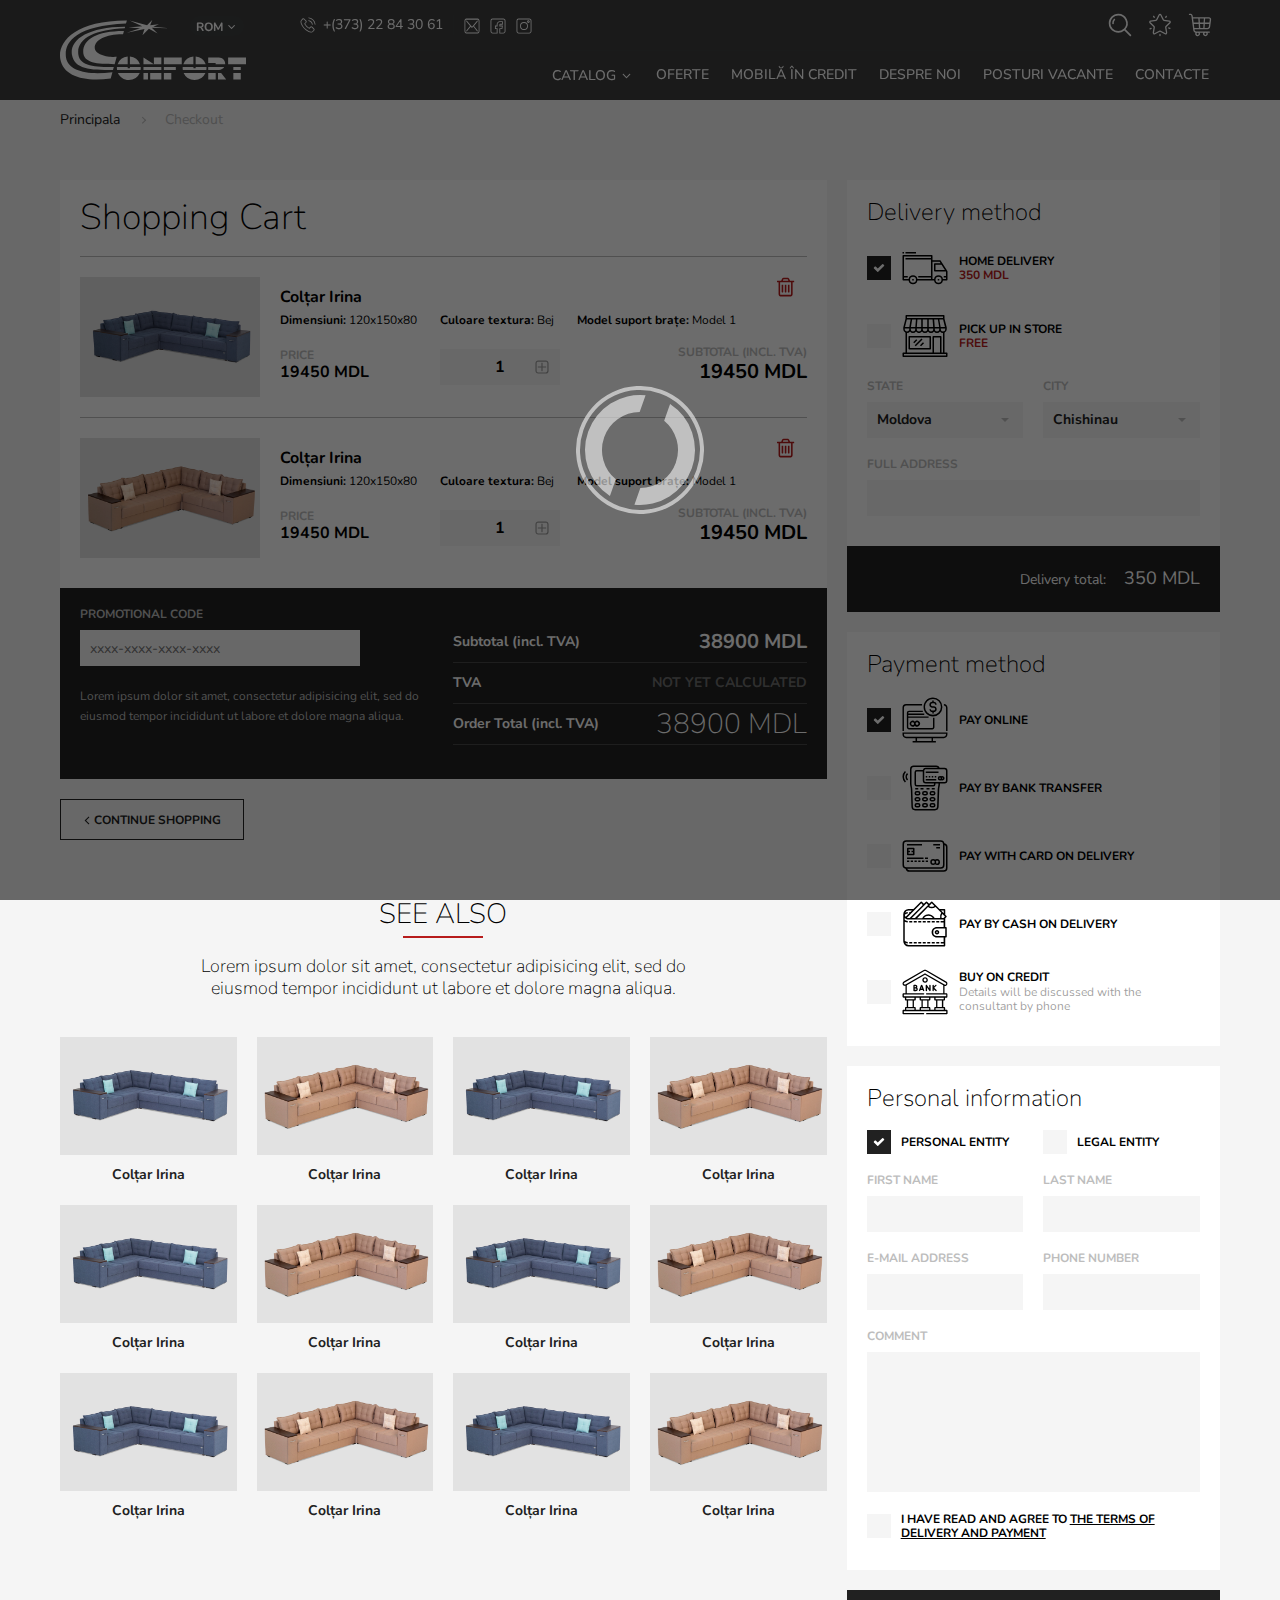
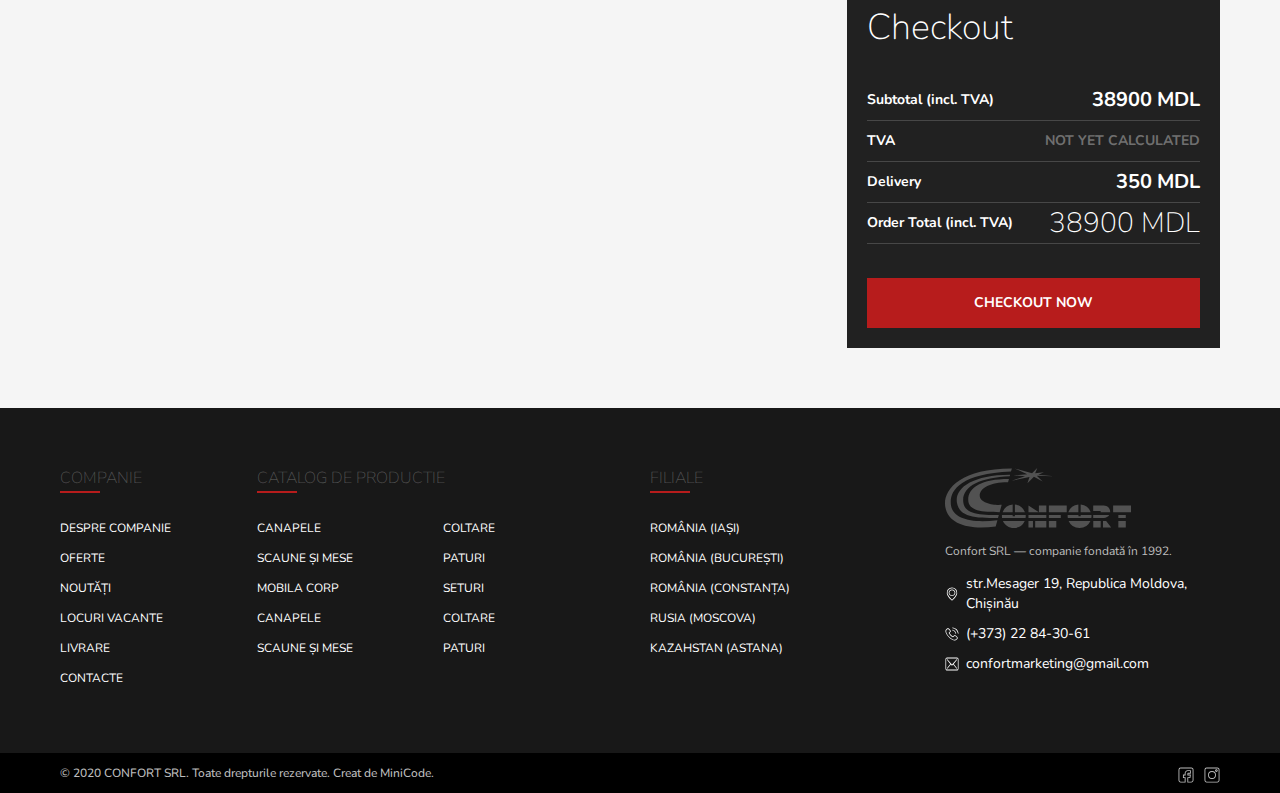
<file: docs/checkout.html>
<!DOCTYPE html>
<html lang="zxx">
  <head>
    <meta charset="UTF-8"/>
    <meta name="viewport" content="width=device-width, initial-scale=1.0"/>
    <title>CONFORT :: Checkout</title>
    <link rel="stylesheet" href="https://fonts.googleapis.com/css2?family=Nunito:ital,wght@0,200;0,300;0,400;0,600;0,700;1,400&amp;display=swap"/>
    <link rel="stylesheet" href="assets/css/styles.min.css"/>
  </head>
  <body>
    <div class="preloader"><img src="assets/img/preloader.svg" alt=""/></div>
    <!-- HEADER -->
    <header class="confort__header">
      <div class="searchline">
        <div class="ctn">
          <form>
            <input type="text" placeholder="Căutare" name="query"/>
          </form>
          <div data-close="search">
            <svg class="icon">
              <use xlink:href="assets/img/sprite.svg?#close"></use>
            </svg>
          </div>
          <div class="lifesearch">
            <h5>Căutări populare</h5>
            <ul>
              <li><a href="">Canapele</a></li>
              <li><a href="">Scaune și mese</a></li>
              <li><a href="">Canapele</a></li>
              <li><a href="">Scaune și mese</a></li>
              <li><a href="">Coltare</a></li>
            </ul>
          </div>
        </div>
      </div>
      <div class="topline">
        <div class="ctn">
          <div class="topline__wraper">
            <button class="nav__toogle"><span></span></button><a class="brand" href="">
              <svg class="logo">
                <use xlink:href="assets/img/sprite.svg?#logo"></use>
              </svg></a>
            <div class="navs">
              <div class="lang">
                <div class="dropdown">
                  <div class="dropdown__toggle" data-toggle="dropdown"><span class="text">Rom</span>
                    <svg class="caret">
                      <use xlink:href="assets/img/sprite.svg?#next"></use>
                    </svg>
                  </div>
                  <div class="dropdown__menu">
                    <ul>
                      <li><a href="">Rus</a></li>
                      <li class="current"><a href="">Rom</a></li>
                      <li><a href="">Eng</a></li>
                    </ul>
                  </div>
                </div>
              </div>
              <nav class="contacts">
                <ul>
                  <li><a href="">
                      <svg class="icon">
                        <use xlink:href="assets/img/sprite.svg?#phone"></use>
                      </svg><span class="text">+(373) 22 84 30 61</span></a></li>
                  <li><a href="mailto:confortmarketing@gmail.com">
                      <svg class="icon">
                        <use xlink:href="assets/img/sprite.svg?#email"></use>
                      </svg></a></li>
                  <li><a href="" target="_blank">
                      <svg class="icon">
                        <use xlink:href="assets/img/sprite.svg?#facebook"></use>
                      </svg></a></li>
                  <li><a href="" target="_blank">
                      <svg class="icon">
                        <use xlink:href="assets/img/sprite.svg?#instagram"></use>
                      </svg></a></li>
                </ul>
              </nav>
              <div class="sep"></div>
              <nav class="buttons">
                <ul>
                  <li><a class="button" href="" data-show="search">
                      <svg class="icon">
                        <use xlink:href="assets/img/sprite.svg?#search"></use>
                      </svg></a></li>
                  <li><a class="button" href="">
                      <svg class="icon">
                        <use xlink:href="assets/img/sprite.svg?#star"></use>
                      </svg></a></li>
                  <li><a class="button" href="">
                      <svg class="icon">
                        <use xlink:href="assets/img/sprite.svg?#cart"></use>
                      </svg></a></li>
                </ul>
              </nav>
            </div>
          </div>
        </div>
      </div>
      <div class="mainline">
        <div class="ctn">
          <div class="mainline__wraper">
            <nav>
              <ul class="mainmenu">
                <li><a href="" data-show="submenu"> <span class="text">CATALOG</span>
                    <svg class="caret">
                      <use xlink:href="assets/img/sprite.svg?#next"></use>
                    </svg></a></li>
                <li><a href="">OFERTE</a></li>
                <li><a href="">MOBILĂ ÎN CREDIT</a></li>
                <li><a href="">DESPRE NOI</a></li>
                <li><a href="">POSTURI VACANTE</a></li>
                <li><a href="">CONTACTE</a></li>
              </ul>
            </nav>
          </div>
        </div>
      </div>
      <div class="bottomline">
        <div class="ctn">
          <div class="bottomline__wraper">
            <div class="bottomline__nav">
              <ul>
                <li><a href=""><span class="title">Canapele</span>
                    <svg class="icon">
                      <use xlink:href="assets/img/sprite.svg?#next"></use>
                    </svg></a></li>
                <li><a href=""><span class="title">Coltare</span>
                    <svg class="icon">
                      <use xlink:href="assets/img/sprite.svg?#next"></use>
                    </svg></a></li>
                <li><a href=""><span class="title">Scaune și mese</span>
                    <svg class="icon">
                      <use xlink:href="assets/img/sprite.svg?#next"></use>
                    </svg></a></li>
                <li><a href=""><span class="title">Paturi</span>
                    <svg class="icon">
                      <use xlink:href="assets/img/sprite.svg?#next"></use>
                    </svg></a></li>
                <li><a href=""><span class="title">Mobila corp</span>
                    <svg class="icon">
                      <use xlink:href="assets/img/sprite.svg?#next"></use>
                    </svg></a></li>
                <li><a href=""><span class="title">Seturi</span>
                    <svg class="icon">
                      <use xlink:href="assets/img/sprite.svg?#next"></use>
                    </svg></a></li>
                <li><a href=""><span class="title">Canapele</span>
                    <svg class="icon">
                      <use xlink:href="assets/img/sprite.svg?#next"></use>
                    </svg></a></li>
                <li><a href=""><span class="title">Coltare</span>
                    <svg class="icon">
                      <use xlink:href="assets/img/sprite.svg?#next"></use>
                    </svg></a></li>
                <li><a href=""><span class="title">Scaune și mese</span>
                    <svg class="icon">
                      <use xlink:href="assets/img/sprite.svg?#next"></use>
                    </svg></a></li>
                <li><a href=""><span class="title">Paturi</span>
                    <svg class="icon">
                      <use xlink:href="assets/img/sprite.svg?#next"></use>
                    </svg></a></li>
              </ul><a class="btn white-link" href=""> <span class="text">toate produsele</span>
                <svg class="icon">
                  <use xlink:href="assets/img/sprite.svg?#next"></use>
                </svg></a>
            </div>
            <div class="bottomline__carousel">
              <div class="owl-carousel">
                <div class="subcategory__image"><img src="tmp/cat_1.png" alt=""/></div>
                <div class="subcategory__image"><img src="tmp/cat_2.png" alt=""/></div>
                <div class="subcategory__image"><img src="tmp/cat_3.png" alt=""/></div>
                <div class="subcategory__image"><img src="tmp/cat_4.png" alt=""/></div>
                <div class="subcategory__image"><img src="tmp/cat_5.png" alt=""/></div>
                <div class="subcategory__image"><img src="tmp/cat_6.png" alt=""/></div>
                <div class="subcategory__image"><img src="tmp/cat_1.png" alt=""/></div>
                <div class="subcategory__image"><img src="tmp/cat_2.png" alt=""/></div>
                <div class="subcategory__image"><img src="tmp/cat_3.png" alt=""/></div>
                <div class="subcategory__image"><img src="tmp/cat_4.png" alt=""/></div>
              </div>
            </div>
          </div>
        </div>
      </div>
    </header>
    <main class="confort__page">
      <div class="page__intro checkout">
        <div class="ctn">
          <div class="breadcrumbs">
            <ul>
              <li><a href="">Principala</a></li>
              <li><span>Checkout</span></li>
            </ul>
          </div>
        </div>
      </div>
      <div class="checkout__panels">
        <div class="ctn">
          <div class="row">
            <div class="col lg-8">
              <div class="panel autoheight">
                <div class="panel__header">
                  <h2>Shopping Cart</h2>
                </div>
                <div class="panel__body">
                  <div class="cart">
                    <div class="cart__header">
                      <div class="title"><span>Item</span></div>
                      <div class="price"><span>Price</span></div>
                      <div class="count"><span>Qty</span></div>
                      <div class="total"><span>Subtotal (incl. TVA)</span></div>
                    </div>
                    <div class="cart__body">
                      <div class="item"><a class="item__image" href=""><img src="tmp/product_1.jpg" alt=""/></a>
                        <div class="item__body">
                          <div class="item__info">
                            <h4><a href="">Colțar Irina</a></h4>
                            <ul class="params">
                              <li>Dimensiuni: <span>120x150x80</span></li>
                              <li>Culoare textura: <span>Bej</span></li>
                              <li>Model suport brațe: <span>Model 1</span></li>
                            </ul>
                          </div>
                          <div class="item__price"><small>Price</small><span>19450 MDL</span></div>
                          <div class="item__count">
                            <div class="form__count">
                              <input type="number" value="1" min="1" max="10"/>
                              <button class="minus">
                                <svg class="icon">
                                  <use xlink:href="assets/img/sprite.svg?#minus"></use>
                                </svg>
                              </button>
                              <button class="plus">
                                <svg class="icon">
                                  <use xlink:href="assets/img/sprite.svg?#plus"></use>
                                </svg>
                              </button>
                            </div>
                          </div>
                          <div class="item__total"><span class="wraper"><small>Subtotal (incl. TVA)</small><span>19450 MDL</span></span></div>
                          <div class="item__delete"><a href="">
                              <svg class="icon">
                                <use xlink:href="assets/img/sprite.svg?#trash"></use>
                              </svg></a></div>
                        </div>
                      </div>
                      <div class="item"><a class="item__image" href=""><img src="tmp/product_2.jpg" alt=""/></a>
                        <div class="item__body">
                          <div class="item__info">
                            <h4><a href="">Colțar Irina</a></h4>
                            <ul class="params">
                              <li>Dimensiuni: <span>120x150x80</span></li>
                              <li>Culoare textura: <span>Bej</span></li>
                              <li>Model suport brațe: <span>Model 1</span></li>
                            </ul>
                          </div>
                          <div class="item__price"><small>Price</small><span>19450 MDL</span></div>
                          <div class="item__count">
                            <div class="form__count">
                              <input type="number" value="1" min="1" max="10"/>
                              <button class="minus">
                                <svg class="icon">
                                  <use xlink:href="assets/img/sprite.svg?#minus"></use>
                                </svg>
                              </button>
                              <button class="plus">
                                <svg class="icon">
                                  <use xlink:href="assets/img/sprite.svg?#plus"></use>
                                </svg>
                              </button>
                            </div>
                          </div>
                          <div class="item__total"><span class="wraper"><small>Subtotal (incl. TVA)</small><span>19450 MDL</span></span></div>
                          <div class="item__delete"><a href="">
                              <svg class="icon">
                                <use xlink:href="assets/img/sprite.svg?#trash"></use>
                              </svg></a></div>
                        </div>
                      </div>
                    </div>
                  </div>
                </div>
                <div class="panel__footer total">
                  <div class="row">
                    <div class="col sm-6">
                      <div class="promo">
                        <div class="form__input">
                          <label>promotional code</label>
                          <input type="text" placeholder="xxxx-xxxx-xxxx-xxxx"/>
                          <button class="save">
                            <svg class="icon">
                              <use xlink:href="assets/img/sprite.svg?#save"></use>
                            </svg>
                          </button>
                        </div>
                        <p>Lorem ipsum dolor sit amet, consectetur adipisicing elit, sed do eiusmod tempor incididunt ut labore et dolore magna aliqua. </p>
                      </div>
                    </div>
                    <div class="col sm-6">
                      <div class="summary">
                        <dl>
                          <dt>Subtotal (incl. TVA)</dt>
                          <dd class="summary__price"><span>38900 mdl</span></dd>
                          <dt>TVA</dt>
                          <dd>
                            <div class="summary__tva"><span class="inactive">Not yet calculated</span></div>
                          </dd>
                          <dt>Order Total (incl. TVA)</dt>
                          <dd class="summary__total"><span>38900 mdl</span></dd>
                        </dl>
                      </div>
                    </div>
                  </div>
                </div>
              </div>
              <div class="goback"><a class="btn dark__outline" href="">
                  <svg class="icon first">
                    <use xlink:href="assets/img/sprite.svg?#prev"></use>
                  </svg><span class="text">continue shopping</span></a></div>
              <div class="section seealso">
                <div class="section__header">
                  <div class="row">
                    <div class="col lg-8 olg-2 oxl-2">
                      <h2>See also</h2>
                      <p>Lorem ipsum dolor sit amet, consectetur adipisicing elit, sed do eiusmod tempor incididunt ut labore et dolore magna aliqua.</p>
                    </div>
                  </div>
                </div>
                <div class="row">
                  <div class="col lg-3"><a class="item" href=""><img src="tmp/product_1.jpg" alt=""/><span>Colțar Irina</span></a></div>
                  <div class="col lg-3"><a class="item" href=""><img src="tmp/product_2.jpg" alt=""/><span>Colțar Irina</span></a></div>
                  <div class="col lg-3"><a class="item" href=""><img src="tmp/product_1.jpg" alt=""/><span>Colțar Irina</span></a></div>
                  <div class="col lg-3"><a class="item" href=""><img src="tmp/product_2.jpg" alt=""/><span>Colțar Irina</span></a></div>
                  <div class="col lg-3"><a class="item" href=""><img src="tmp/product_1.jpg" alt=""/><span>Colțar Irina</span></a></div>
                  <div class="col lg-3"><a class="item" href=""><img src="tmp/product_2.jpg" alt=""/><span>Colțar Irina</span></a></div>
                  <div class="col lg-3"><a class="item" href=""><img src="tmp/product_1.jpg" alt=""/><span>Colțar Irina</span></a></div>
                  <div class="col lg-3"><a class="item" href=""><img src="tmp/product_2.jpg" alt=""/><span>Colțar Irina</span></a></div>
                  <div class="col lg-3"><a class="item" href=""><img src="tmp/product_1.jpg" alt=""/><span>Colțar Irina</span></a></div>
                  <div class="col lg-3"><a class="item" href=""><img src="tmp/product_2.jpg" alt=""/><span>Colțar Irina</span></a></div>
                  <div class="col lg-3"><a class="item" href=""><img src="tmp/product_1.jpg" alt=""/><span>Colțar Irina</span></a></div>
                  <div class="col lg-3"><a class="item" href=""><img src="tmp/product_2.jpg" alt=""/><span>Colțar Irina</span></a></div>
                </div>
              </div>
            </div>
            <div class="col lg-4">
              <div class="row">
                <div class="col lg-12 md-6">
                  <div class="panel">
                    <div class="panel__header">
                      <h3>Delivery method</h3>
                    </div>
                    <div class="panel__body">
                      <div class="delivery">
                        <div class="row">
                          <div class="col sm-6 md-6 lg-12 xl-6">
                            <div class="form__checkbox">
                              <input id="delivery_1" type="radio" name="delivery" checked="checked" value="350 mdl"/>
                              <label for="delivery_1"><span class="input">
                                  <svg class="icon">
                                    <use xlink:href="assets/img/sprite.svg?#checkbox"></use>
                                  </svg></span><span class="image">
                                  <svg class="icon">
                                    <use xlink:href="assets/img/sprite.svg?#truck"></use>
                                  </svg></span><span class="text"><span>Home delivery</span><small class="price">350 mdl</small></span></label>
                            </div>
                          </div>
                          <div class="col sm-6 md-6 lg-12 xl-6">
                            <div class="form__checkbox">
                              <input id="delivery_2" type="radio" name="delivery" value="Free"/>
                              <label for="delivery_2"><span class="input">
                                  <svg class="icon">
                                    <use xlink:href="assets/img/sprite.svg?#checkbox"></use>
                                  </svg></span><span class="image">
                                  <svg class="icon">
                                    <use xlink:href="assets/img/sprite.svg?#store"></use>
                                  </svg></span><span class="text"><span>Pick up in store</span><small class="price">Free</small></span></label>
                            </div>
                          </div>
                        </div>
                        <div class="delivery__address">
                          <div class="row">
                            <div class="col xs-6">
                              <div class="form__select">
                                <label>State</label>
                                <select id="state" name="state">
                                  <option value="">Moldova</option>
                                  <option value="">Romania</option>
                                  <option value="">Ucraina</option>
                                  <option value="">Rusia</option>
                                  <option value="">Kazahstan</option>
                                </select>
                              </div>
                            </div>
                            <div class="col xs-6">
                              <div class="form__select">
                                <label>City</label>
                                <select id="city" name="city">
                                  <option value="">Chishinau</option>
                                  <option value="">Buharest</option>
                                  <option value="">Moscova</option>
                                </select>
                              </div>
                            </div>
                            <div class="col xl-12">
                              <div class="form__input">
                                <label for="address">Full address</label>
                                <input id="address" type="text"/>
                              </div>
                            </div>
                          </div>
                        </div>
                      </div>
                    </div>
                    <div class="panel__footer delivery__total"><small>Delivery total: </small><span>350 mdl</span></div>
                  </div>
                </div>
                <div class="col lg-12 md-6">
                  <div class="panel">
                    <div class="panel__header">
                      <h3>Payment method</h3>
                    </div>
                    <div class="panel__body">
                      <div class="checkout__payment">
                        <div class="row">
                          <div class="col sm-6 md-6 lg-12 xl-6">
                            <div class="form__checkbox">
                              <input id="payment_1" type="radio" name="payment" checked="checked"/>
                              <label for="payment_1"><span class="input">
                                  <svg class="icon">
                                    <use xlink:href="assets/img/sprite.svg?#checkbox"></use>
                                  </svg></span><span class="image">
                                  <svg class="icon">
                                    <use xlink:href="assets/img/sprite.svg?#payment_1"></use>
                                  </svg></span><span class="text">Pay online</span></label>
                            </div>
                          </div>
                          <div class="col sm-6 md-6 lg-12 xl-6">
                            <div class="form__checkbox">
                              <input id="payment_2" type="radio" name="payment"/>
                              <label for="payment_2"><span class="input">
                                  <svg class="icon">
                                    <use xlink:href="assets/img/sprite.svg?#checkbox"></use>
                                  </svg></span><span class="image">
                                  <svg class="icon">
                                    <use xlink:href="assets/img/sprite.svg?#payment_2"></use>
                                  </svg></span><span class="text">Pay by Bank transfer</span></label>
                            </div>
                          </div>
                          <div class="col sm-6 md-6 lg-12 xl-6">
                            <div class="form__checkbox">
                              <input id="payment_3" type="radio" name="payment"/>
                              <label for="payment_3"><span class="input">
                                  <svg class="icon">
                                    <use xlink:href="assets/img/sprite.svg?#checkbox"></use>
                                  </svg></span><span class="image">
                                  <svg class="icon">
                                    <use xlink:href="assets/img/sprite.svg?#payment_3"></use>
                                  </svg></span><span class="text">Pay With card on delivery</span></label>
                            </div>
                          </div>
                          <div class="col sm-6 md-6 lg-12 xl-6">
                            <div class="form__checkbox">
                              <input id="payment_4" type="radio" name="payment"/>
                              <label for="payment_4"><span class="input">
                                  <svg class="icon">
                                    <use xlink:href="assets/img/sprite.svg?#checkbox"></use>
                                  </svg></span><span class="image">
                                  <svg class="icon">
                                    <use xlink:href="assets/img/sprite.svg?#payment_4"></use>
                                  </svg></span><span class="text">Pay by Cash on delivery</span></label>
                            </div>
                          </div>
                          <div class="col xl-12">
                            <div class="form__checkbox">
                              <input id="payment_5" type="radio" name="payment"/>
                              <label for="payment_5"><span class="input">
                                  <svg class="icon">
                                    <use xlink:href="assets/img/sprite.svg?#checkbox"></use>
                                  </svg></span><span class="image">
                                  <svg class="icon">
                                    <use xlink:href="assets/img/sprite.svg?#payment_5"></use>
                                  </svg></span><span class="text"><span>buy on credit</span><small>Details will be discussed with the consultant by phone</small></span></label>
                            </div>
                          </div>
                        </div>
                      </div>
                    </div>
                  </div>
                </div>
                <div class="col lg-12 md-6">
                  <div class="panel">
                    <div class="panel__header">
                      <h3>Personal information</h3>
                    </div>
                    <div class="panel__body">
                      <div class="contacts">
                        <div class="row">
                          <div class="col xs-6">
                            <div class="form__checkbox">
                              <input id="contact_type_1" type="radio" name="contact_type" checked="checked" value="1"/>
                              <label for="contact_type_1"><span class="input">
                                  <svg class="icon">
                                    <use xlink:href="assets/img/sprite.svg?#checkbox"></use>
                                  </svg></span><span class="text">personal entity</span></label>
                            </div>
                          </div>
                          <div class="col xs-6">
                            <div class="form__checkbox">
                              <input id="contact_type_2" type="radio" name="contact_type" value="2"/>
                              <label for="contact_type_2"><span class="input">
                                  <svg class="icon">
                                    <use xlink:href="assets/img/sprite.svg?#checkbox"></use>
                                  </svg></span><span class="text">Legal entity</span></label>
                            </div>
                          </div>
                        </div>
                        <div class="row">
                          <div class="col xs-6">
                            <div class="form__input">
                              <label for="first_name">first name</label>
                              <input id="first_name" type="text"/>
                            </div>
                          </div>
                          <div class="col xs-6">
                            <div class="form__input">
                              <label for="last_name">last name</label>
                              <input id="last_name" type="text"/>
                            </div>
                          </div>
                          <div class="col xs-6">
                            <div class="form__input">
                              <label for="email">e-mail address</label>
                              <input id="email" type="email"/>
                            </div>
                          </div>
                          <div class="col xs-6">
                            <div class="form__input">
                              <label for="phone">phone number</label>
                              <input id="phone" type="tel"/>
                            </div>
                          </div>
                        </div>
                        <div class="contacts__more">
                          <div class="row">
                            <div class="col xs-6">
                              <div class="form__input">
                                <label for="company">Company</label>
                                <input id="company" type="text"/>
                              </div>
                            </div>
                            <div class="col xs-6">
                              <div class="form__input">
                                <label for="company_address">Legal address</label>
                                <input id="company_address" type="text"/>
                              </div>
                            </div>
                          </div>
                          <div class="row">
                            <div class="col xs-6">
                              <div class="form__input">
                                <label for="company_fiscal">Fiscal Code</label>
                                <input id="company_fiscal" type="text"/>
                              </div>
                            </div>
                            <div class="col xs-6">
                              <div class="form__input">
                                <label for="company_vat">VAT code</label>
                                <input id="company_vat" type="text"/>
                              </div>
                            </div>
                          </div>
                          <div class="row">
                            <div class="col xs-6">
                              <div class="form__input">
                                <label for="bank">The bank</label>
                                <input id="bank" type="text"/>
                              </div>
                            </div>
                            <div class="col xs-6">
                              <div class="form__input">
                                <label for="bank_code">Bank code</label>
                                <input id="bank_code" type="text"/>
                              </div>
                            </div>
                          </div>
                          <div class="form__input">
                            <label for="bank_iban">iban</label>
                            <input id="bank_iban" type="text"/>
                          </div>
                        </div>
                        <div class="form__input">
                          <label for="comment">comment</label>
                          <textarea id="comment" cols="30" rows="10"></textarea>
                        </div>
                        <div class="form__checkbox">
                          <input id="terms" type="radio" name="terms" value="1"/>
                          <label for="terms"><span class="input">
                              <svg class="icon">
                                <use xlink:href="assets/img/sprite.svg?#checkbox"></use>
                              </svg></span><span class="text">I have read and agree to <a href="" target="_blank">the terms of delivery and payment</a></span></label>
                        </div>
                      </div>
                    </div>
                  </div>
                </div>
                <div class="col lg-12 md-6">
                  <div class="panel checkout__summary">
                    <div class="panel__header">
                      <h2>Checkout</h2>
                    </div>
                    <div class="panel__body">
                      <div class="summary">
                        <dl>
                          <dt>Subtotal (incl. TVA)</dt>
                          <dd class="summary__price"><span>38900 mdl</span></dd>
                          <dt>TVA</dt>
                          <dd>
                            <div class="summary__tva"><span class="inactive">Not yet calculated</span></div>
                          </dd>
                          <dt>Delivery</dt>
                          <dd class="summary__price"><span>350 mdl</span></dd>
                          <dt>Order Total (incl. TVA)</dt>
                          <dd class="summary__total"><span>38900 mdl</span></dd>
                        </dl>
                      </div>
                    </div>
                    <div class="panel__footer">
                      <button class="btn primary">checkout now</button>
                    </div>
                  </div>
                </div>
              </div>
            </div>
          </div>
        </div>
      </div>
    </main>
    <!-- FOOTER -->
    <footer class="confort__footer">
      <div class="confort__footer__navs">
        <div class="ctn">
          <div class="row">
            <div class="col lg-2 md-3 xs-6 mbf">
              <div class="confort__footer__nav">
                <h4>companie</h4>
                <ul>
                  <li><a href="">Despre Companie</a></li>
                  <li><a href="">oferte</a></li>
                  <li><a href="">Noutăți</a></li>
                  <li><a href="">Locuri vacante</a></li>
                  <li><a href="">Livrare</a></li>
                  <li><a href="">Contacte</a></li>
                </ul>
              </div>
            </div>
            <div class="col lg-4 md-3">
              <div class="confort__footer__nav catalog">
                <h4>catalog de productie</h4>
                <ul>
                  <li><a href="">Canapele</a></li>
                  <li><a href="">Coltare</a></li>
                  <li><a href="">Scaune și mese</a></li>
                  <li><a href="">Paturi</a></li>
                  <li><a href="">Mobila corp</a></li>
                  <li><a href="">Seturi</a></li>
                  <li><a href="">Canapele</a></li>
                  <li><a href="">Coltare</a></li>
                  <li><a href="">Scaune și mese</a></li>
                  <li><a href="">Paturi</a></li>
                </ul>
              </div>
            </div>
            <div class="col lg-3 md-3 xs-6 mbf col lg-2 md-3 xs-6 mbf">
              <div class="confort__footer__nav">
                <h4>filiale</h4>
                <ul>
                  <li><a href="">România (Iași)</a></li>
                  <li><a href="">România (București)</a></li>
                  <li><a href="">România (Constanța)</a></li>
                  <li><a href="">Rusia (Moscova)</a></li>
                  <li><a href="">Kazahstan (Astana)</a></li>
                </ul>
              </div>
            </div>
            <div class="col lg-3 md-3 mbl">
              <div class="confort__footer__contacts"><a class="brand" href="">
                  <svg class="logo">
                    <use xlink:href="assets/img/sprite.svg?#logo"></use>
                  </svg></a>
                <p>Confort SRL — companie fondată în 1992.</p>
                <ul>
                  <li>
                    <svg class="icon">
                      <use xlink:href="assets/img/sprite.svg?#address"></use>
                    </svg><span class="text">str.Mesager 19, Republica Moldova, Chișinău</span>
                  </li>
                  <li><a href="tel:+37322843061">
                      <svg class="icon">
                        <use xlink:href="assets/img/sprite.svg?#phone"></use>
                      </svg><span class="text">(+373) 22 84-30-61</span></a></li>
                  <li><a href="mailto:confortmarketing@gmail.com">
                      <svg class="icon">
                        <use xlink:href="assets/img/sprite.svg?#email"></use>
                      </svg><span class="text">confortmarketing@gmail.com</span></a></li>
                </ul>
                <ul class="social__list">
                  <li><a href="" target="_blank">
                      <svg class="icon">
                        <use xlink:href="assets/img/sprite.svg?#facebook"></use>
                      </svg></a></li>
                  <li><a href="" target="_blank">
                      <svg class="icon">
                        <use xlink:href="assets/img/sprite.svg?#instagram"></use>
                      </svg></a></li>
                </ul>
              </div>
            </div>
          </div>
        </div>
      </div>
      <div class="confort__footer__copyrights">
        <div class="ctn">
          <div class="row">
            <div class="col sm-6">
              <div class="copyright"><span>© 2020 <a class="upper" href="./">confort srl</a>. </span><span>Toate drepturile rezervate. Creat de <a href="http://minicode.md" target="_blank">MiniCode</a>.</span></div>
            </div>
            <div class="col sm-6 social__list">
              <ul>
                <li><a href="" target="_blank">
                    <svg class="icon">
                      <use xlink:href="assets/img/sprite.svg?#facebook"></use>
                    </svg></a></li>
                <li><a href="" target="_blank">
                    <svg class="icon">
                      <use xlink:href="assets/img/sprite.svg?#instagram"></use>
                    </svg></a></li>
              </ul>
            </div>
          </div>
        </div>
      </div>
    </footer>
    <!-- SCRIPS -->
    <script src="assets/js/jquery.min.js"></script>
    <script src="assets/js/main.min.js"></script>
    <script src="assets/js/apps.min.js"></script>
  </body>
</html>
</file>
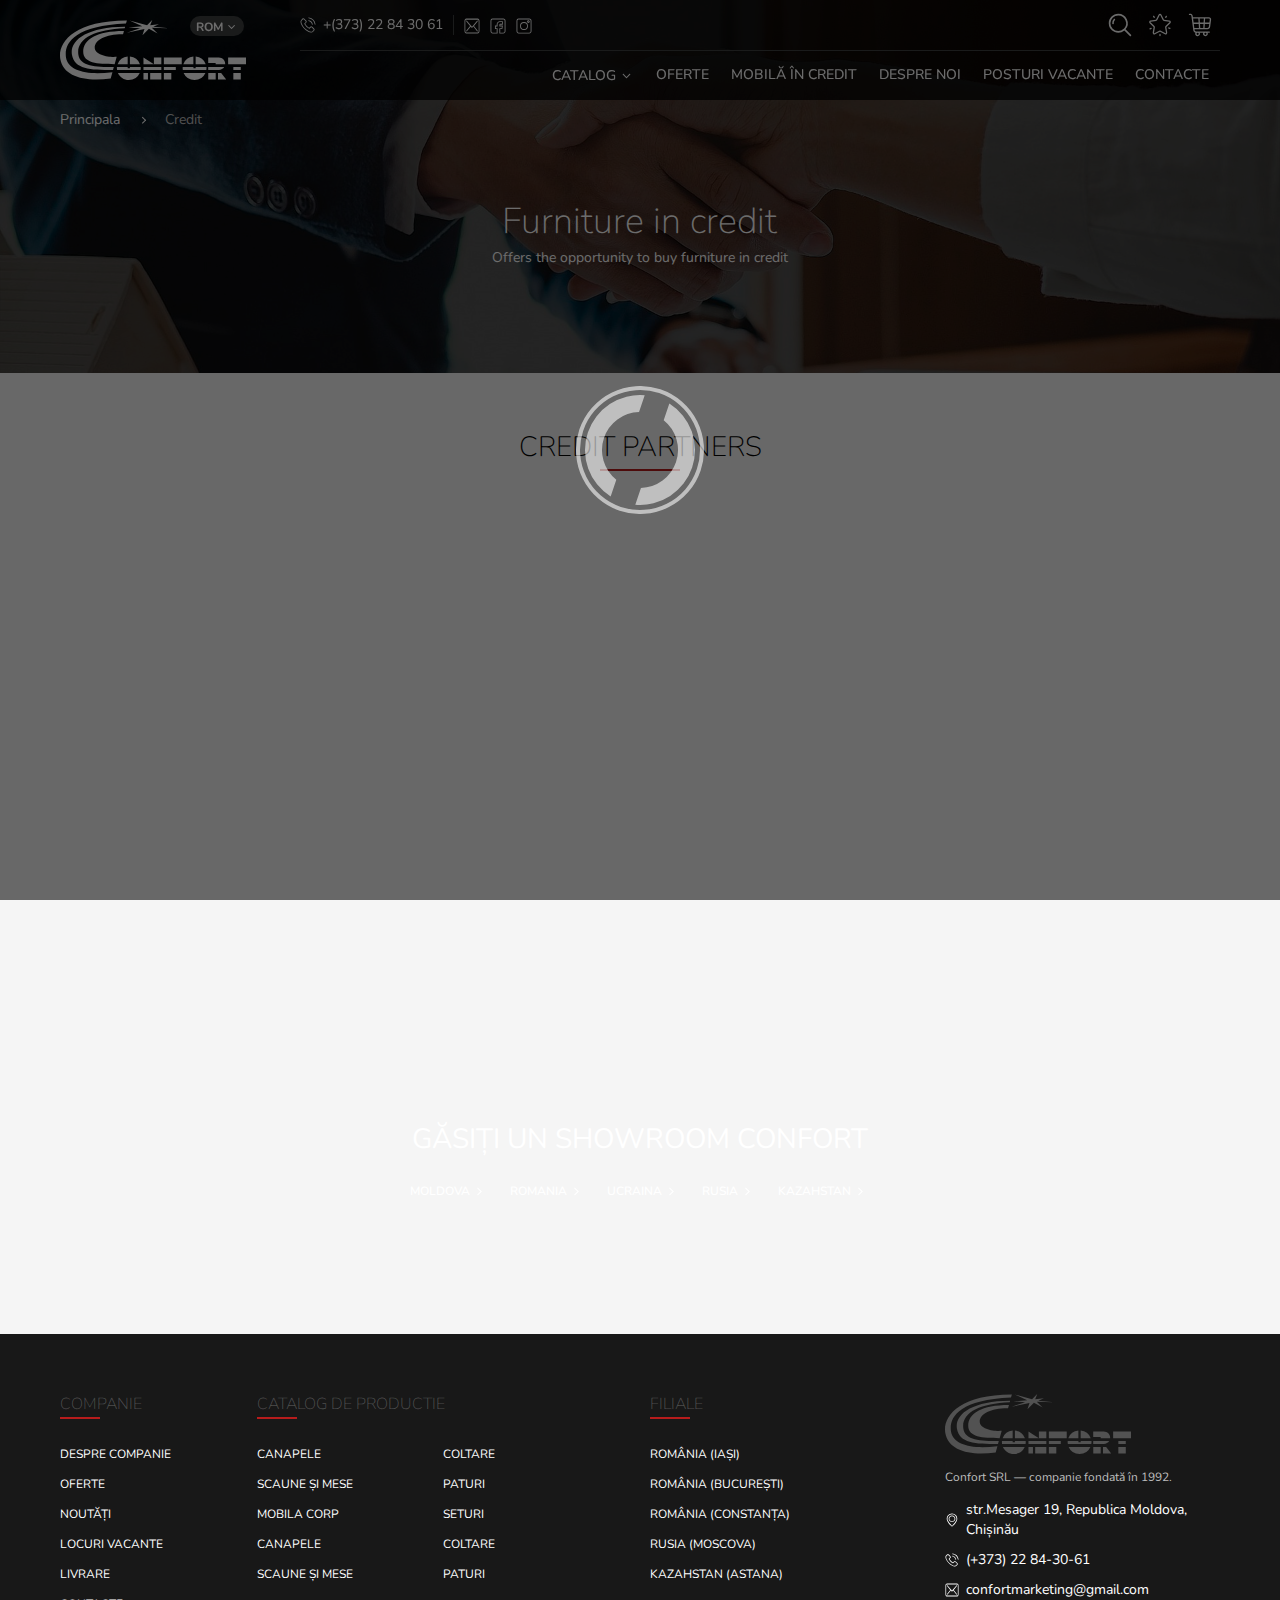
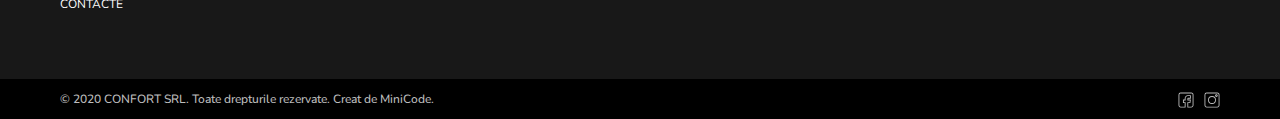
<file: docs/credit.html>
<!DOCTYPE html>
<html lang="zxx">
  <head>
    <meta charset="UTF-8"/>
    <meta name="viewport" content="width=device-width, initial-scale=1.0"/>
    <title>CONFORT :: Credit</title>
    <link rel="stylesheet" href="https://fonts.googleapis.com/css2?family=Nunito:ital,wght@0,200;0,300;0,400;0,600;0,700;1,400&amp;display=swap"/>
    <link rel="stylesheet" href="assets/css/styles.min.css"/>
  </head>
  <body>
    <div class="preloader"><img src="assets/img/preloader.svg" alt=""/></div>
    <!-- HEADER -->
    <header class="confort__header">
      <div class="searchline">
        <div class="ctn">
          <form>
            <input type="text" placeholder="Căutare" name="query"/>
          </form>
          <div data-close="search">
            <svg class="icon">
              <use xlink:href="assets/img/sprite.svg?#close"></use>
            </svg>
          </div>
          <div class="lifesearch">
            <h5>Căutări populare</h5>
            <ul>
              <li><a href="">Canapele</a></li>
              <li><a href="">Scaune și mese</a></li>
              <li><a href="">Canapele</a></li>
              <li><a href="">Scaune și mese</a></li>
              <li><a href="">Coltare</a></li>
            </ul>
          </div>
        </div>
      </div>
      <div class="topline">
        <div class="ctn">
          <div class="topline__wraper">
            <button class="nav__toogle"><span></span></button><a class="brand" href="">
              <svg class="logo">
                <use xlink:href="assets/img/sprite.svg?#logo"></use>
              </svg></a>
            <div class="navs">
              <div class="lang">
                <div class="dropdown">
                  <div class="dropdown__toggle" data-toggle="dropdown"><span class="text">Rom</span>
                    <svg class="caret">
                      <use xlink:href="assets/img/sprite.svg?#next"></use>
                    </svg>
                  </div>
                  <div class="dropdown__menu">
                    <ul>
                      <li><a href="">Rus</a></li>
                      <li class="current"><a href="">Rom</a></li>
                      <li><a href="">Eng</a></li>
                    </ul>
                  </div>
                </div>
              </div>
              <nav class="contacts">
                <ul>
                  <li><a href="">
                      <svg class="icon">
                        <use xlink:href="assets/img/sprite.svg?#phone"></use>
                      </svg><span class="text">+(373) 22 84 30 61</span></a></li>
                  <li><a href="mailto:confortmarketing@gmail.com">
                      <svg class="icon">
                        <use xlink:href="assets/img/sprite.svg?#email"></use>
                      </svg></a></li>
                  <li><a href="" target="_blank">
                      <svg class="icon">
                        <use xlink:href="assets/img/sprite.svg?#facebook"></use>
                      </svg></a></li>
                  <li><a href="" target="_blank">
                      <svg class="icon">
                        <use xlink:href="assets/img/sprite.svg?#instagram"></use>
                      </svg></a></li>
                </ul>
              </nav>
              <div class="sep"></div>
              <nav class="buttons">
                <ul>
                  <li><a class="button" href="" data-show="search">
                      <svg class="icon">
                        <use xlink:href="assets/img/sprite.svg?#search"></use>
                      </svg></a></li>
                  <li><a class="button" href="">
                      <svg class="icon">
                        <use xlink:href="assets/img/sprite.svg?#star"></use>
                      </svg></a></li>
                  <li><a class="button" href="">
                      <svg class="icon">
                        <use xlink:href="assets/img/sprite.svg?#cart"></use>
                      </svg></a></li>
                </ul>
              </nav>
            </div>
          </div>
        </div>
      </div>
      <div class="mainline">
        <div class="ctn">
          <div class="mainline__wraper">
            <nav>
              <ul class="mainmenu">
                <li><a href="" data-show="submenu"> <span class="text">CATALOG</span>
                    <svg class="caret">
                      <use xlink:href="assets/img/sprite.svg?#next"></use>
                    </svg></a></li>
                <li><a href="">OFERTE</a></li>
                <li><a href="">MOBILĂ ÎN CREDIT</a></li>
                <li><a href="">DESPRE NOI</a></li>
                <li><a href="">POSTURI VACANTE</a></li>
                <li><a href="">CONTACTE</a></li>
              </ul>
            </nav>
          </div>
        </div>
      </div>
      <div class="bottomline">
        <div class="ctn">
          <div class="bottomline__wraper">
            <div class="bottomline__nav">
              <ul>
                <li><a href=""><span class="title">Canapele</span>
                    <svg class="icon">
                      <use xlink:href="assets/img/sprite.svg?#next"></use>
                    </svg></a></li>
                <li><a href=""><span class="title">Coltare</span>
                    <svg class="icon">
                      <use xlink:href="assets/img/sprite.svg?#next"></use>
                    </svg></a></li>
                <li><a href=""><span class="title">Scaune și mese</span>
                    <svg class="icon">
                      <use xlink:href="assets/img/sprite.svg?#next"></use>
                    </svg></a></li>
                <li><a href=""><span class="title">Paturi</span>
                    <svg class="icon">
                      <use xlink:href="assets/img/sprite.svg?#next"></use>
                    </svg></a></li>
                <li><a href=""><span class="title">Mobila corp</span>
                    <svg class="icon">
                      <use xlink:href="assets/img/sprite.svg?#next"></use>
                    </svg></a></li>
                <li><a href=""><span class="title">Seturi</span>
                    <svg class="icon">
                      <use xlink:href="assets/img/sprite.svg?#next"></use>
                    </svg></a></li>
                <li><a href=""><span class="title">Canapele</span>
                    <svg class="icon">
                      <use xlink:href="assets/img/sprite.svg?#next"></use>
                    </svg></a></li>
                <li><a href=""><span class="title">Coltare</span>
                    <svg class="icon">
                      <use xlink:href="assets/img/sprite.svg?#next"></use>
                    </svg></a></li>
                <li><a href=""><span class="title">Scaune și mese</span>
                    <svg class="icon">
                      <use xlink:href="assets/img/sprite.svg?#next"></use>
                    </svg></a></li>
                <li><a href=""><span class="title">Paturi</span>
                    <svg class="icon">
                      <use xlink:href="assets/img/sprite.svg?#next"></use>
                    </svg></a></li>
              </ul><a class="btn white-link" href=""> <span class="text">toate produsele</span>
                <svg class="icon">
                  <use xlink:href="assets/img/sprite.svg?#next"></use>
                </svg></a>
            </div>
            <div class="bottomline__carousel">
              <div class="owl-carousel">
                <div class="subcategory__image"><img src="tmp/cat_1.png" alt=""/></div>
                <div class="subcategory__image"><img src="tmp/cat_2.png" alt=""/></div>
                <div class="subcategory__image"><img src="tmp/cat_3.png" alt=""/></div>
                <div class="subcategory__image"><img src="tmp/cat_4.png" alt=""/></div>
                <div class="subcategory__image"><img src="tmp/cat_5.png" alt=""/></div>
                <div class="subcategory__image"><img src="tmp/cat_6.png" alt=""/></div>
                <div class="subcategory__image"><img src="tmp/cat_1.png" alt=""/></div>
                <div class="subcategory__image"><img src="tmp/cat_2.png" alt=""/></div>
                <div class="subcategory__image"><img src="tmp/cat_3.png" alt=""/></div>
                <div class="subcategory__image"><img src="tmp/cat_4.png" alt=""/></div>
              </div>
            </div>
          </div>
        </div>
      </div>
    </header>
    <main class="confort__page">
      <div class="page__intro credit"><img class="page__intro__img" src="tmp/credit_bg.jpg" alt=""/>
        <div class="ctn">
          <div class="breadcrumbs">
            <ul>
              <li><a href="">Principala</a></li>
              <li><span>Credit</span></li>
            </ul>
          </div>
          <div class="page__intro__content">
            <div class="row">
              <div class="col sm-8 md-6 lg-4">
                <h1>Furniture in credit</h1>
                <p>Offers the opportunity to buy furniture in credit</p>
              </div>
            </div>
          </div>
        </div>
      </div>
      <div class="section credit__partners">
        <div class="ctn">
          <div class="section__header">
            <h2>CREDIT PARTNERS</h2>
          </div>
          <div class="row">
            <div class="col lg-10">
              <div class="row">
                <div class="col sm-6 md-4">
                  <div class="partner" data-aos="zoom-in-up"><img src="assets/img/credit_1.jpg" alt=""/><a class="btn dark__outline" href="#partner_modal"> <span class="text">credit details</span>
                      <svg class="icon">
                        <use xlink:href="assets/img/sprite.svg?#next"></use>
                      </svg></a></div>
                </div>
                <div class="col sm-6 md-4">
                  <div class="partner" data-aos="zoom-in-up"><img src="assets/img/credit_2.jpg" alt=""/><a class="btn dark__outline" href="#partner_modal"> <span class="text">credit details</span>
                      <svg class="icon">
                        <use xlink:href="assets/img/sprite.svg?#next"></use>
                      </svg></a></div>
                </div>
                <div class="col sm-6 md-4">
                  <div class="partner" data-aos="zoom-in-up"><img src="assets/img/credit_3.jpg" alt=""/><a class="btn dark__outline" href="#partner_modal"> <span class="text">credit details</span>
                      <svg class="icon">
                        <use xlink:href="assets/img/sprite.svg?#next"></use>
                      </svg></a></div>
                </div>
                <div class="col sm-6 md-4">
                  <div class="partner" data-aos="zoom-in-up"><img src="assets/img/credit_4.jpg" alt=""/><a class="btn dark__outline" href="#partner_modal"> <span class="text">credit details</span>
                      <svg class="icon">
                        <use xlink:href="assets/img/sprite.svg?#next"></use>
                      </svg></a></div>
                </div>
                <div class="col sm-6 md-4">
                  <div class="partner" data-aos="zoom-in-up"><img src="assets/img/credit_5.jpg" alt=""/><a class="btn dark__outline" href="#partner_modal"> <span class="text">credit details</span>
                      <svg class="icon">
                        <use xlink:href="assets/img/sprite.svg?#next"></use>
                      </svg></a></div>
                </div>
              </div>
            </div>
          </div>
          <div class="modal credit mfp-hide" id="partner_modal">
            <div class="modal__close">
              <svg class="icon">
                <use xlink:href="assets/img/sprite.svg?#close"></use>
              </svg>
            </div>
            <div class="modal__header">
              <div class="partner__img"><img src="assets/img/credit_1.jpg" alt=""/></div>
              <h2>Conditions for granting credits</h2>
            </div>
            <div class="modal__body">
              <div class="row">
                <div class="col sm-6">
                  <ul class="partner__conditions">
                    <li>
                      <svg class="icon">
                        <use xlink:href="assets/img/sprite.svg?#checked"></use>
                      </svg>
                      <div class="text">
                        <div class="title">Amount granted</div>
                        <div class="param">1 000 – 35 000 MDL</div>
                      </div>
                    </li>
                    <li>
                      <svg class="icon">
                        <use xlink:href="assets/img/sprite.svg?#checked"></use>
                      </svg>
                      <div class="text">
                        <div class="title">Credit duration</div>
                        <div class="param">6, 12 , 18 months</div>
                      </div>
                    </li>
                    <li>
                      <svg class="icon">
                        <use xlink:href="assets/img/sprite.svg?#checked"></use>
                      </svg>
                      <div class="text">
                        <div class="title">Overpayment</div>
                        <div class="param">6 months – 13%</div>
                        <div class="param">12 months – 24%</div>
                        <div class="param">18 months – 36%</div>
                      </div>
                    </li>
                  </ul>
                </div>
                <div class="col sm-6">
                  <ul class="partner__conditions">
                    <li>
                      <svg class="icon">
                        <use xlink:href="assets/img/sprite.svg?#checked"></use>
                      </svg>
                      <div class="text">
                        <div class="title">The client is officially employed for at least 1 month</div>
                      </div>
                    </li>
                    <li>
                      <svg class="icon">
                        <use xlink:href="assets/img/sprite.svg?#checked"></use>
                      </svg>
                      <div class="text">
                        <div class="title">Granting credits, including to those who do not work officially and to pensioners.</div>
                      </div>
                    </li>
                    <li>
                      <svg class="icon">
                        <use xlink:href="assets/img/sprite.svg?#checked"></use>
                      </svg>
                      <div class="text">
                        <div class="title">Required documents</div>
                        <div class="param">Bulletin (with accompanying data sheet)</div>
                      </div>
                    </li>
                  </ul>
                </div>
              </div>
            </div>
            <div class="modal__footer"><a class="btn dark__outline" href="" target="_blank"><span class="text">visit site</span>
                <svg class="icon">
                  <use xlink:href="assets/img/sprite.svg?#next"></use>
                </svg></a></div>
          </div>
        </div>
      </div>
      <div class="showrooms">
        <div class="ctn">
          <div class="showrooms__header">Găsiți un showroom confort</div>
          <div class="showrooms__list">
            <ul>
              <li><a href=""><span class="text">Moldova</span>
                  <svg class="icon">
                    <use xlink:href="assets/img/sprite.svg?#next"></use>
                  </svg></a></li>
              <li><a href=""><span class="text">Romania</span>
                  <svg class="icon">
                    <use xlink:href="assets/img/sprite.svg?#next"></use>
                  </svg></a></li>
              <li><a href=""><span class="text">Ucraina</span>
                  <svg class="icon">
                    <use xlink:href="assets/img/sprite.svg?#next"></use>
                  </svg></a></li>
              <li><a href=""><span class="text">Rusia</span>
                  <svg class="icon">
                    <use xlink:href="assets/img/sprite.svg?#next"></use>
                  </svg></a></li>
              <li><a href=""><span class="text">Kazahstan</span>
                  <svg class="icon">
                    <use xlink:href="assets/img/sprite.svg?#next"></use>
                  </svg></a></li>
            </ul>
          </div>
        </div>
      </div>
    </main>
    <!-- FOOTER -->
    <footer class="confort__footer">
      <div class="confort__footer__navs">
        <div class="ctn">
          <div class="row">
            <div class="col lg-2 md-3 xs-6 mbf">
              <div class="confort__footer__nav">
                <h4>companie</h4>
                <ul>
                  <li><a href="">Despre Companie</a></li>
                  <li><a href="">oferte</a></li>
                  <li><a href="">Noutăți</a></li>
                  <li><a href="">Locuri vacante</a></li>
                  <li><a href="">Livrare</a></li>
                  <li><a href="">Contacte</a></li>
                </ul>
              </div>
            </div>
            <div class="col lg-4 md-3">
              <div class="confort__footer__nav catalog">
                <h4>catalog de productie</h4>
                <ul>
                  <li><a href="">Canapele</a></li>
                  <li><a href="">Coltare</a></li>
                  <li><a href="">Scaune și mese</a></li>
                  <li><a href="">Paturi</a></li>
                  <li><a href="">Mobila corp</a></li>
                  <li><a href="">Seturi</a></li>
                  <li><a href="">Canapele</a></li>
                  <li><a href="">Coltare</a></li>
                  <li><a href="">Scaune și mese</a></li>
                  <li><a href="">Paturi</a></li>
                </ul>
              </div>
            </div>
            <div class="col lg-3 md-3 xs-6 mbf col lg-2 md-3 xs-6 mbf">
              <div class="confort__footer__nav">
                <h4>filiale</h4>
                <ul>
                  <li><a href="">România (Iași)</a></li>
                  <li><a href="">România (București)</a></li>
                  <li><a href="">România (Constanța)</a></li>
                  <li><a href="">Rusia (Moscova)</a></li>
                  <li><a href="">Kazahstan (Astana)</a></li>
                </ul>
              </div>
            </div>
            <div class="col lg-3 md-3 mbl">
              <div class="confort__footer__contacts"><a class="brand" href="">
                  <svg class="logo">
                    <use xlink:href="assets/img/sprite.svg?#logo"></use>
                  </svg></a>
                <p>Confort SRL — companie fondată în 1992.</p>
                <ul>
                  <li>
                    <svg class="icon">
                      <use xlink:href="assets/img/sprite.svg?#address"></use>
                    </svg><span class="text">str.Mesager 19, Republica Moldova, Chișinău</span>
                  </li>
                  <li><a href="tel:+37322843061">
                      <svg class="icon">
                        <use xlink:href="assets/img/sprite.svg?#phone"></use>
                      </svg><span class="text">(+373) 22 84-30-61</span></a></li>
                  <li><a href="mailto:confortmarketing@gmail.com">
                      <svg class="icon">
                        <use xlink:href="assets/img/sprite.svg?#email"></use>
                      </svg><span class="text">confortmarketing@gmail.com</span></a></li>
                </ul>
                <ul class="social__list">
                  <li><a href="" target="_blank">
                      <svg class="icon">
                        <use xlink:href="assets/img/sprite.svg?#facebook"></use>
                      </svg></a></li>
                  <li><a href="" target="_blank">
                      <svg class="icon">
                        <use xlink:href="assets/img/sprite.svg?#instagram"></use>
                      </svg></a></li>
                </ul>
              </div>
            </div>
          </div>
        </div>
      </div>
      <div class="confort__footer__copyrights">
        <div class="ctn">
          <div class="row">
            <div class="col sm-6">
              <div class="copyright"><span>© 2020 <a class="upper" href="./">confort srl</a>. </span><span>Toate drepturile rezervate. Creat de <a href="http://minicode.md" target="_blank">MiniCode</a>.</span></div>
            </div>
            <div class="col sm-6 social__list">
              <ul>
                <li><a href="" target="_blank">
                    <svg class="icon">
                      <use xlink:href="assets/img/sprite.svg?#facebook"></use>
                    </svg></a></li>
                <li><a href="" target="_blank">
                    <svg class="icon">
                      <use xlink:href="assets/img/sprite.svg?#instagram"></use>
                    </svg></a></li>
              </ul>
            </div>
          </div>
        </div>
      </div>
    </footer>
    <!-- SCRIPS -->
    <script src="assets/js/jquery.min.js"></script>
    <script src="assets/js/main.min.js"></script>
    <script src="assets/js/apps.min.js"></script>
  </body>
</html>
</file>
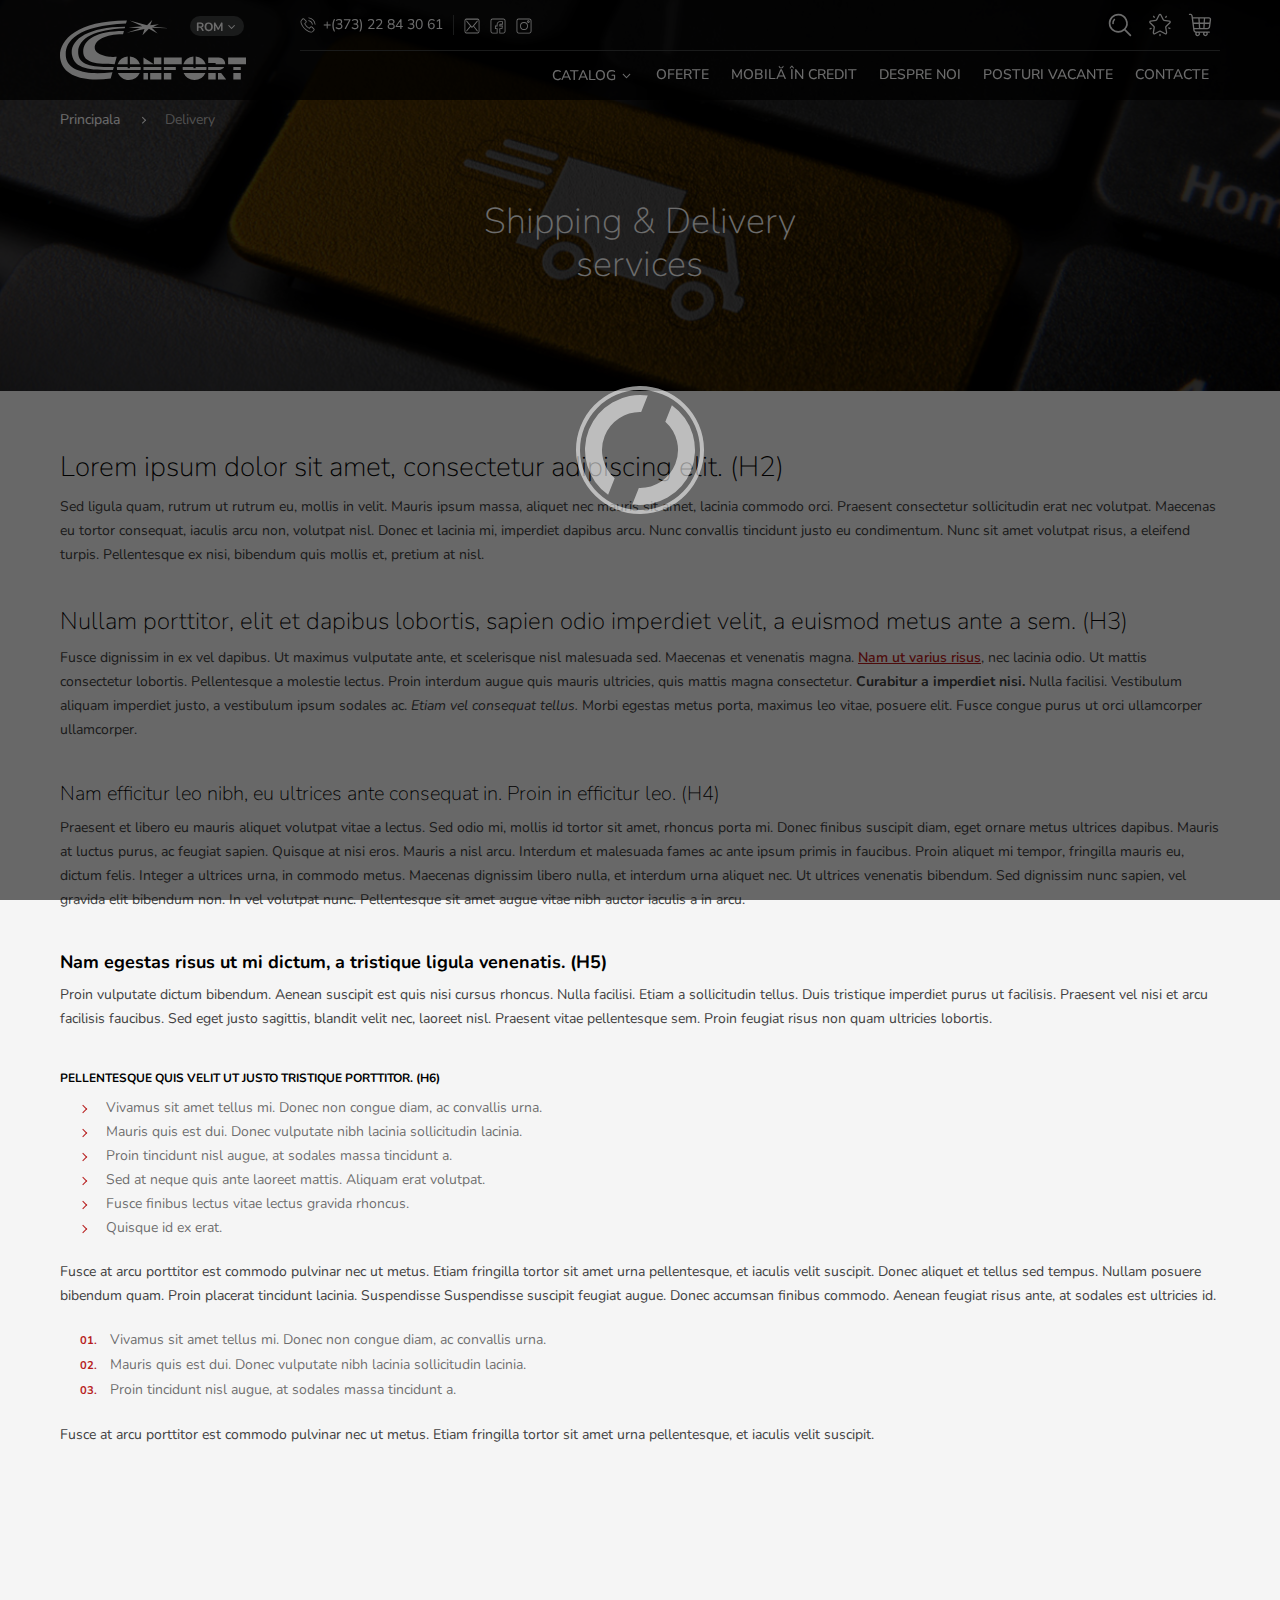
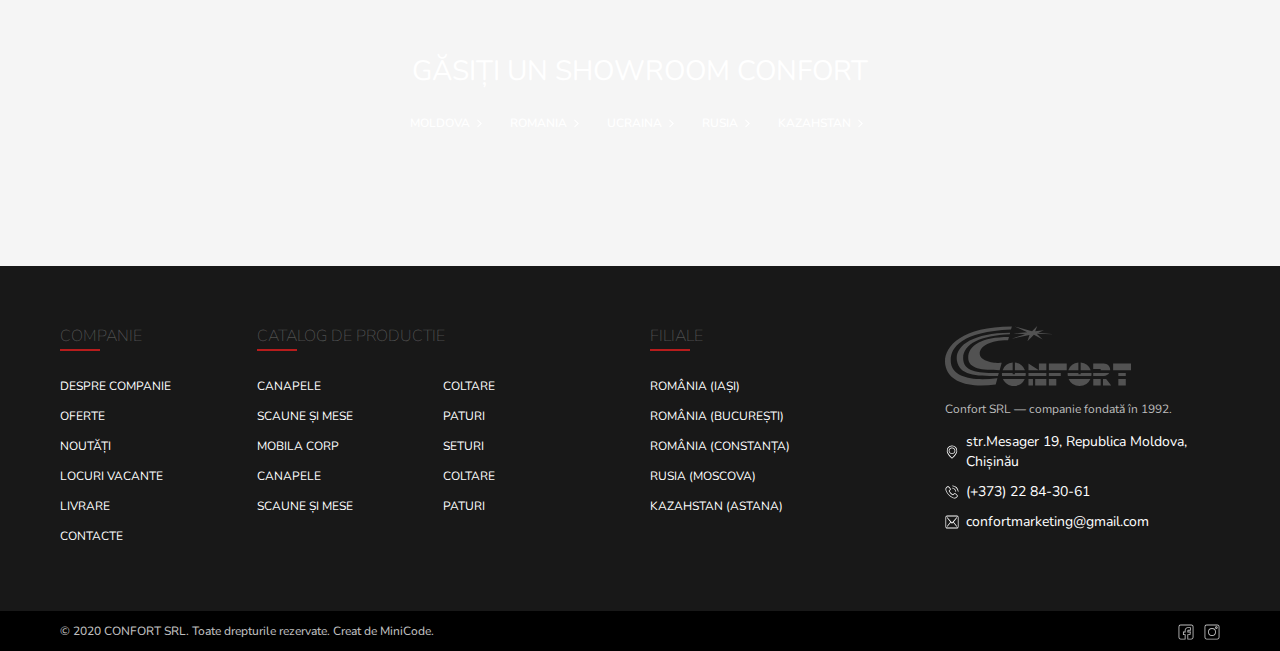
<file: docs/delivery.html>
<!DOCTYPE html>
<html lang="zxx">
  <head>
    <meta charset="UTF-8"/>
    <meta name="viewport" content="width=device-width, initial-scale=1.0"/>
    <title>CONFORT :: Delivery</title>
    <link rel="stylesheet" href="https://fonts.googleapis.com/css2?family=Nunito:ital,wght@0,200;0,300;0,400;0,600;0,700;1,400&amp;display=swap"/>
    <link rel="stylesheet" href="assets/css/styles.min.css"/>
  </head>
  <body>
    <div class="preloader"><img src="assets/img/preloader.svg" alt=""/></div>
    <!-- HEADER -->
    <header class="confort__header">
      <div class="searchline">
        <div class="ctn">
          <form>
            <input type="text" placeholder="Căutare" name="query"/>
          </form>
          <div data-close="search">
            <svg class="icon">
              <use xlink:href="assets/img/sprite.svg?#close"></use>
            </svg>
          </div>
          <div class="lifesearch">
            <h5>Căutări populare</h5>
            <ul>
              <li><a href="">Canapele</a></li>
              <li><a href="">Scaune și mese</a></li>
              <li><a href="">Canapele</a></li>
              <li><a href="">Scaune și mese</a></li>
              <li><a href="">Coltare</a></li>
            </ul>
          </div>
        </div>
      </div>
      <div class="topline">
        <div class="ctn">
          <div class="topline__wraper">
            <button class="nav__toogle"><span></span></button><a class="brand" href="">
              <svg class="logo">
                <use xlink:href="assets/img/sprite.svg?#logo"></use>
              </svg></a>
            <div class="navs">
              <div class="lang">
                <div class="dropdown">
                  <div class="dropdown__toggle" data-toggle="dropdown"><span class="text">Rom</span>
                    <svg class="caret">
                      <use xlink:href="assets/img/sprite.svg?#next"></use>
                    </svg>
                  </div>
                  <div class="dropdown__menu">
                    <ul>
                      <li><a href="">Rus</a></li>
                      <li class="current"><a href="">Rom</a></li>
                      <li><a href="">Eng</a></li>
                    </ul>
                  </div>
                </div>
              </div>
              <nav class="contacts">
                <ul>
                  <li><a href="">
                      <svg class="icon">
                        <use xlink:href="assets/img/sprite.svg?#phone"></use>
                      </svg><span class="text">+(373) 22 84 30 61</span></a></li>
                  <li><a href="mailto:confortmarketing@gmail.com">
                      <svg class="icon">
                        <use xlink:href="assets/img/sprite.svg?#email"></use>
                      </svg></a></li>
                  <li><a href="" target="_blank">
                      <svg class="icon">
                        <use xlink:href="assets/img/sprite.svg?#facebook"></use>
                      </svg></a></li>
                  <li><a href="" target="_blank">
                      <svg class="icon">
                        <use xlink:href="assets/img/sprite.svg?#instagram"></use>
                      </svg></a></li>
                </ul>
              </nav>
              <div class="sep"></div>
              <nav class="buttons">
                <ul>
                  <li><a class="button" href="" data-show="search">
                      <svg class="icon">
                        <use xlink:href="assets/img/sprite.svg?#search"></use>
                      </svg></a></li>
                  <li><a class="button" href="">
                      <svg class="icon">
                        <use xlink:href="assets/img/sprite.svg?#star"></use>
                      </svg></a></li>
                  <li><a class="button" href="">
                      <svg class="icon">
                        <use xlink:href="assets/img/sprite.svg?#cart"></use>
                      </svg></a></li>
                </ul>
              </nav>
            </div>
          </div>
        </div>
      </div>
      <div class="mainline">
        <div class="ctn">
          <div class="mainline__wraper">
            <nav>
              <ul class="mainmenu">
                <li><a href="" data-show="submenu"> <span class="text">CATALOG</span>
                    <svg class="caret">
                      <use xlink:href="assets/img/sprite.svg?#next"></use>
                    </svg></a></li>
                <li><a href="">OFERTE</a></li>
                <li><a href="">MOBILĂ ÎN CREDIT</a></li>
                <li><a href="">DESPRE NOI</a></li>
                <li><a href="">POSTURI VACANTE</a></li>
                <li><a href="">CONTACTE</a></li>
              </ul>
            </nav>
          </div>
        </div>
      </div>
      <div class="bottomline">
        <div class="ctn">
          <div class="bottomline__wraper">
            <div class="bottomline__nav">
              <ul>
                <li><a href=""><span class="title">Canapele</span>
                    <svg class="icon">
                      <use xlink:href="assets/img/sprite.svg?#next"></use>
                    </svg></a></li>
                <li><a href=""><span class="title">Coltare</span>
                    <svg class="icon">
                      <use xlink:href="assets/img/sprite.svg?#next"></use>
                    </svg></a></li>
                <li><a href=""><span class="title">Scaune și mese</span>
                    <svg class="icon">
                      <use xlink:href="assets/img/sprite.svg?#next"></use>
                    </svg></a></li>
                <li><a href=""><span class="title">Paturi</span>
                    <svg class="icon">
                      <use xlink:href="assets/img/sprite.svg?#next"></use>
                    </svg></a></li>
                <li><a href=""><span class="title">Mobila corp</span>
                    <svg class="icon">
                      <use xlink:href="assets/img/sprite.svg?#next"></use>
                    </svg></a></li>
                <li><a href=""><span class="title">Seturi</span>
                    <svg class="icon">
                      <use xlink:href="assets/img/sprite.svg?#next"></use>
                    </svg></a></li>
                <li><a href=""><span class="title">Canapele</span>
                    <svg class="icon">
                      <use xlink:href="assets/img/sprite.svg?#next"></use>
                    </svg></a></li>
                <li><a href=""><span class="title">Coltare</span>
                    <svg class="icon">
                      <use xlink:href="assets/img/sprite.svg?#next"></use>
                    </svg></a></li>
                <li><a href=""><span class="title">Scaune și mese</span>
                    <svg class="icon">
                      <use xlink:href="assets/img/sprite.svg?#next"></use>
                    </svg></a></li>
                <li><a href=""><span class="title">Paturi</span>
                    <svg class="icon">
                      <use xlink:href="assets/img/sprite.svg?#next"></use>
                    </svg></a></li>
              </ul><a class="btn white-link" href=""> <span class="text">toate produsele</span>
                <svg class="icon">
                  <use xlink:href="assets/img/sprite.svg?#next"></use>
                </svg></a>
            </div>
            <div class="bottomline__carousel">
              <div class="owl-carousel">
                <div class="subcategory__image"><img src="tmp/cat_1.png" alt=""/></div>
                <div class="subcategory__image"><img src="tmp/cat_2.png" alt=""/></div>
                <div class="subcategory__image"><img src="tmp/cat_3.png" alt=""/></div>
                <div class="subcategory__image"><img src="tmp/cat_4.png" alt=""/></div>
                <div class="subcategory__image"><img src="tmp/cat_5.png" alt=""/></div>
                <div class="subcategory__image"><img src="tmp/cat_6.png" alt=""/></div>
                <div class="subcategory__image"><img src="tmp/cat_1.png" alt=""/></div>
                <div class="subcategory__image"><img src="tmp/cat_2.png" alt=""/></div>
                <div class="subcategory__image"><img src="tmp/cat_3.png" alt=""/></div>
                <div class="subcategory__image"><img src="tmp/cat_4.png" alt=""/></div>
              </div>
            </div>
          </div>
        </div>
      </div>
    </header>
    <main class="confort__page">
      <div class="page__intro delivery"><img class="page__intro__img" src="tmp/delivery_bg.jpg" alt=""/>
        <div class="ctn">
          <div class="breadcrumbs">
            <ul>
              <li><a href="">Principala</a></li>
              <li><span>Delivery</span></li>
            </ul>
          </div>
          <div class="page__intro__content">
            <div class="row">
              <div class="col sm-8 md-6 lg-4">
                <h1>Shipping & Delivery services</h1>
              </div>
            </div>
          </div>
        </div>
      </div>
      <div class="article">
        <div class="ctn">
          <h2>Lorem ipsum dolor sit amet, consectetur adipiscing elit. (H2)</h2>
          <p>Sed ligula quam, rutrum ut rutrum eu, mollis in velit. Mauris ipsum massa, aliquet nec mauris sit amet, lacinia commodo orci. Praesent consectetur sollicitudin erat nec volutpat. Maecenas eu tortor consequat, iaculis arcu non, volutpat nisl. Donec et lacinia mi, imperdiet dapibus arcu. Nunc convallis tincidunt justo eu condimentum. Nunc sit amet volutpat risus, a eleifend turpis. Pellentesque ex nisi, bibendum quis mollis et, pretium at nisl.</p>
          <h3>Nullam porttitor, elit et dapibus lobortis, sapien odio imperdiet velit, a euismod metus ante a sem.  (H3)</h3>
          <p>Fusce dignissim in ex vel dapibus. Ut maximus vulputate ante, et scelerisque nisl malesuada sed. Maecenas et venenatis magna. <a href=''>Nam ut varius risus</a>, nec lacinia odio. Ut mattis consectetur lobortis. Pellentesque a molestie lectus. Proin interdum augue quis mauris ultricies, quis mattis magna consectetur. <strong>Curabitur a imperdiet nisi.</strong> Nulla facilisi. Vestibulum aliquam imperdiet justo, a vestibulum ipsum sodales ac. <em>Etiam vel consequat tellus.</em> Morbi egestas metus porta, maximus leo vitae, posuere elit. Fusce congue purus ut orci ullamcorper ullamcorper.</p>
          <h4>Nam efficitur leo nibh, eu ultrices ante consequat in. Proin in efficitur leo.  (H4)</h4>
          <p>Praesent et libero eu mauris aliquet volutpat vitae a lectus. Sed odio mi, mollis id tortor sit amet, rhoncus porta mi. Donec finibus suscipit diam, eget ornare metus ultrices dapibus. Mauris at luctus purus, ac feugiat sapien. Quisque at nisi eros. Mauris a nisl arcu. Interdum et malesuada fames ac ante ipsum primis in faucibus. Proin aliquet mi tempor, fringilla mauris eu, dictum felis. Integer a ultrices urna, in commodo metus. Maecenas dignissim libero nulla, et interdum urna aliquet nec. Ut ultrices venenatis bibendum. Sed dignissim nunc sapien, vel gravida elit bibendum non. In vel volutpat nunc. Pellentesque sit amet augue vitae nibh auctor iaculis a in arcu.</p>
          <h5>Nam egestas risus ut mi dictum, a tristique ligula venenatis.  (H5)</h5>
          <p>Proin vulputate dictum bibendum. Aenean suscipit est quis nisi cursus rhoncus. Nulla facilisi. Etiam a sollicitudin tellus. Duis tristique imperdiet purus ut facilisis. Praesent vel nisi et arcu facilisis faucibus. Sed eget justo sagittis, blandit velit nec, laoreet nisl. Praesent vitae pellentesque sem. Proin feugiat risus non quam ultricies lobortis.</p>
          <h6>Pellentesque quis velit ut justo tristique porttitor. (H6)</h6>
          <ul>
            <li>Vivamus sit amet tellus mi. Donec non congue diam, ac convallis urna.</li>
            <li>Mauris quis est dui. Donec vulputate nibh lacinia sollicitudin lacinia.</li>
            <li>Proin tincidunt nisl augue, at sodales massa tincidunt a.</li>
            <li>Sed at neque quis ante laoreet mattis. Aliquam erat volutpat.</li>
            <li>Fusce finibus lectus vitae lectus gravida rhoncus.</li>
            <li>Quisque id ex erat.</li>
          </ul>
          <p>Fusce at arcu porttitor est commodo pulvinar nec ut metus. Etiam fringilla tortor sit amet urna pellentesque, et iaculis velit suscipit. Donec aliquet et tellus sed tempus. Nullam posuere bibendum quam. Proin placerat tincidunt lacinia. Suspendisse Suspendisse suscipit feugiat augue. Donec accumsan finibus commodo. Aenean feugiat risus ante, at sodales est ultricies id.</p>
          <ol>
            <li>Vivamus sit amet tellus mi. Donec non congue diam, ac convallis urna.</li>
            <li>Mauris quis est dui. Donec vulputate nibh lacinia sollicitudin lacinia.</li>
            <li>Proin tincidunt nisl augue, at sodales massa tincidunt a.</li>
          </ol>
          <p>Fusce at arcu porttitor est commodo pulvinar nec ut metus. Etiam fringilla tortor sit amet urna pellentesque, et iaculis velit suscipit.</p>
        </div>
      </div>
      <div class="showrooms">
        <div class="ctn">
          <div class="showrooms__header">Găsiți un showroom confort</div>
          <div class="showrooms__list">
            <ul>
              <li><a href=""><span class="text">Moldova</span>
                  <svg class="icon">
                    <use xlink:href="assets/img/sprite.svg?#next"></use>
                  </svg></a></li>
              <li><a href=""><span class="text">Romania</span>
                  <svg class="icon">
                    <use xlink:href="assets/img/sprite.svg?#next"></use>
                  </svg></a></li>
              <li><a href=""><span class="text">Ucraina</span>
                  <svg class="icon">
                    <use xlink:href="assets/img/sprite.svg?#next"></use>
                  </svg></a></li>
              <li><a href=""><span class="text">Rusia</span>
                  <svg class="icon">
                    <use xlink:href="assets/img/sprite.svg?#next"></use>
                  </svg></a></li>
              <li><a href=""><span class="text">Kazahstan</span>
                  <svg class="icon">
                    <use xlink:href="assets/img/sprite.svg?#next"></use>
                  </svg></a></li>
            </ul>
          </div>
        </div>
      </div>
    </main>
    <!-- FOOTER -->
    <footer class="confort__footer">
      <div class="confort__footer__navs">
        <div class="ctn">
          <div class="row">
            <div class="col lg-2 md-3 xs-6 mbf">
              <div class="confort__footer__nav">
                <h4>companie</h4>
                <ul>
                  <li><a href="">Despre Companie</a></li>
                  <li><a href="">oferte</a></li>
                  <li><a href="">Noutăți</a></li>
                  <li><a href="">Locuri vacante</a></li>
                  <li><a href="">Livrare</a></li>
                  <li><a href="">Contacte</a></li>
                </ul>
              </div>
            </div>
            <div class="col lg-4 md-3">
              <div class="confort__footer__nav catalog">
                <h4>catalog de productie</h4>
                <ul>
                  <li><a href="">Canapele</a></li>
                  <li><a href="">Coltare</a></li>
                  <li><a href="">Scaune și mese</a></li>
                  <li><a href="">Paturi</a></li>
                  <li><a href="">Mobila corp</a></li>
                  <li><a href="">Seturi</a></li>
                  <li><a href="">Canapele</a></li>
                  <li><a href="">Coltare</a></li>
                  <li><a href="">Scaune și mese</a></li>
                  <li><a href="">Paturi</a></li>
                </ul>
              </div>
            </div>
            <div class="col lg-3 md-3 xs-6 mbf col lg-2 md-3 xs-6 mbf">
              <div class="confort__footer__nav">
                <h4>filiale</h4>
                <ul>
                  <li><a href="">România (Iași)</a></li>
                  <li><a href="">România (București)</a></li>
                  <li><a href="">România (Constanța)</a></li>
                  <li><a href="">Rusia (Moscova)</a></li>
                  <li><a href="">Kazahstan (Astana)</a></li>
                </ul>
              </div>
            </div>
            <div class="col lg-3 md-3 mbl">
              <div class="confort__footer__contacts"><a class="brand" href="">
                  <svg class="logo">
                    <use xlink:href="assets/img/sprite.svg?#logo"></use>
                  </svg></a>
                <p>Confort SRL — companie fondată în 1992.</p>
                <ul>
                  <li>
                    <svg class="icon">
                      <use xlink:href="assets/img/sprite.svg?#address"></use>
                    </svg><span class="text">str.Mesager 19, Republica Moldova, Chișinău</span>
                  </li>
                  <li><a href="tel:+37322843061">
                      <svg class="icon">
                        <use xlink:href="assets/img/sprite.svg?#phone"></use>
                      </svg><span class="text">(+373) 22 84-30-61</span></a></li>
                  <li><a href="mailto:confortmarketing@gmail.com">
                      <svg class="icon">
                        <use xlink:href="assets/img/sprite.svg?#email"></use>
                      </svg><span class="text">confortmarketing@gmail.com</span></a></li>
                </ul>
                <ul class="social__list">
                  <li><a href="" target="_blank">
                      <svg class="icon">
                        <use xlink:href="assets/img/sprite.svg?#facebook"></use>
                      </svg></a></li>
                  <li><a href="" target="_blank">
                      <svg class="icon">
                        <use xlink:href="assets/img/sprite.svg?#instagram"></use>
                      </svg></a></li>
                </ul>
              </div>
            </div>
          </div>
        </div>
      </div>
      <div class="confort__footer__copyrights">
        <div class="ctn">
          <div class="row">
            <div class="col sm-6">
              <div class="copyright"><span>© 2020 <a class="upper" href="./">confort srl</a>. </span><span>Toate drepturile rezervate. Creat de <a href="http://minicode.md" target="_blank">MiniCode</a>.</span></div>
            </div>
            <div class="col sm-6 social__list">
              <ul>
                <li><a href="" target="_blank">
                    <svg class="icon">
                      <use xlink:href="assets/img/sprite.svg?#facebook"></use>
                    </svg></a></li>
                <li><a href="" target="_blank">
                    <svg class="icon">
                      <use xlink:href="assets/img/sprite.svg?#instagram"></use>
                    </svg></a></li>
              </ul>
            </div>
          </div>
        </div>
      </div>
    </footer>
    <!-- SCRIPS -->
    <script src="assets/js/jquery.min.js"></script>
    <script src="assets/js/main.min.js"></script>
    <script src="assets/js/apps.min.js"></script>
  </body>
</html>
</file>
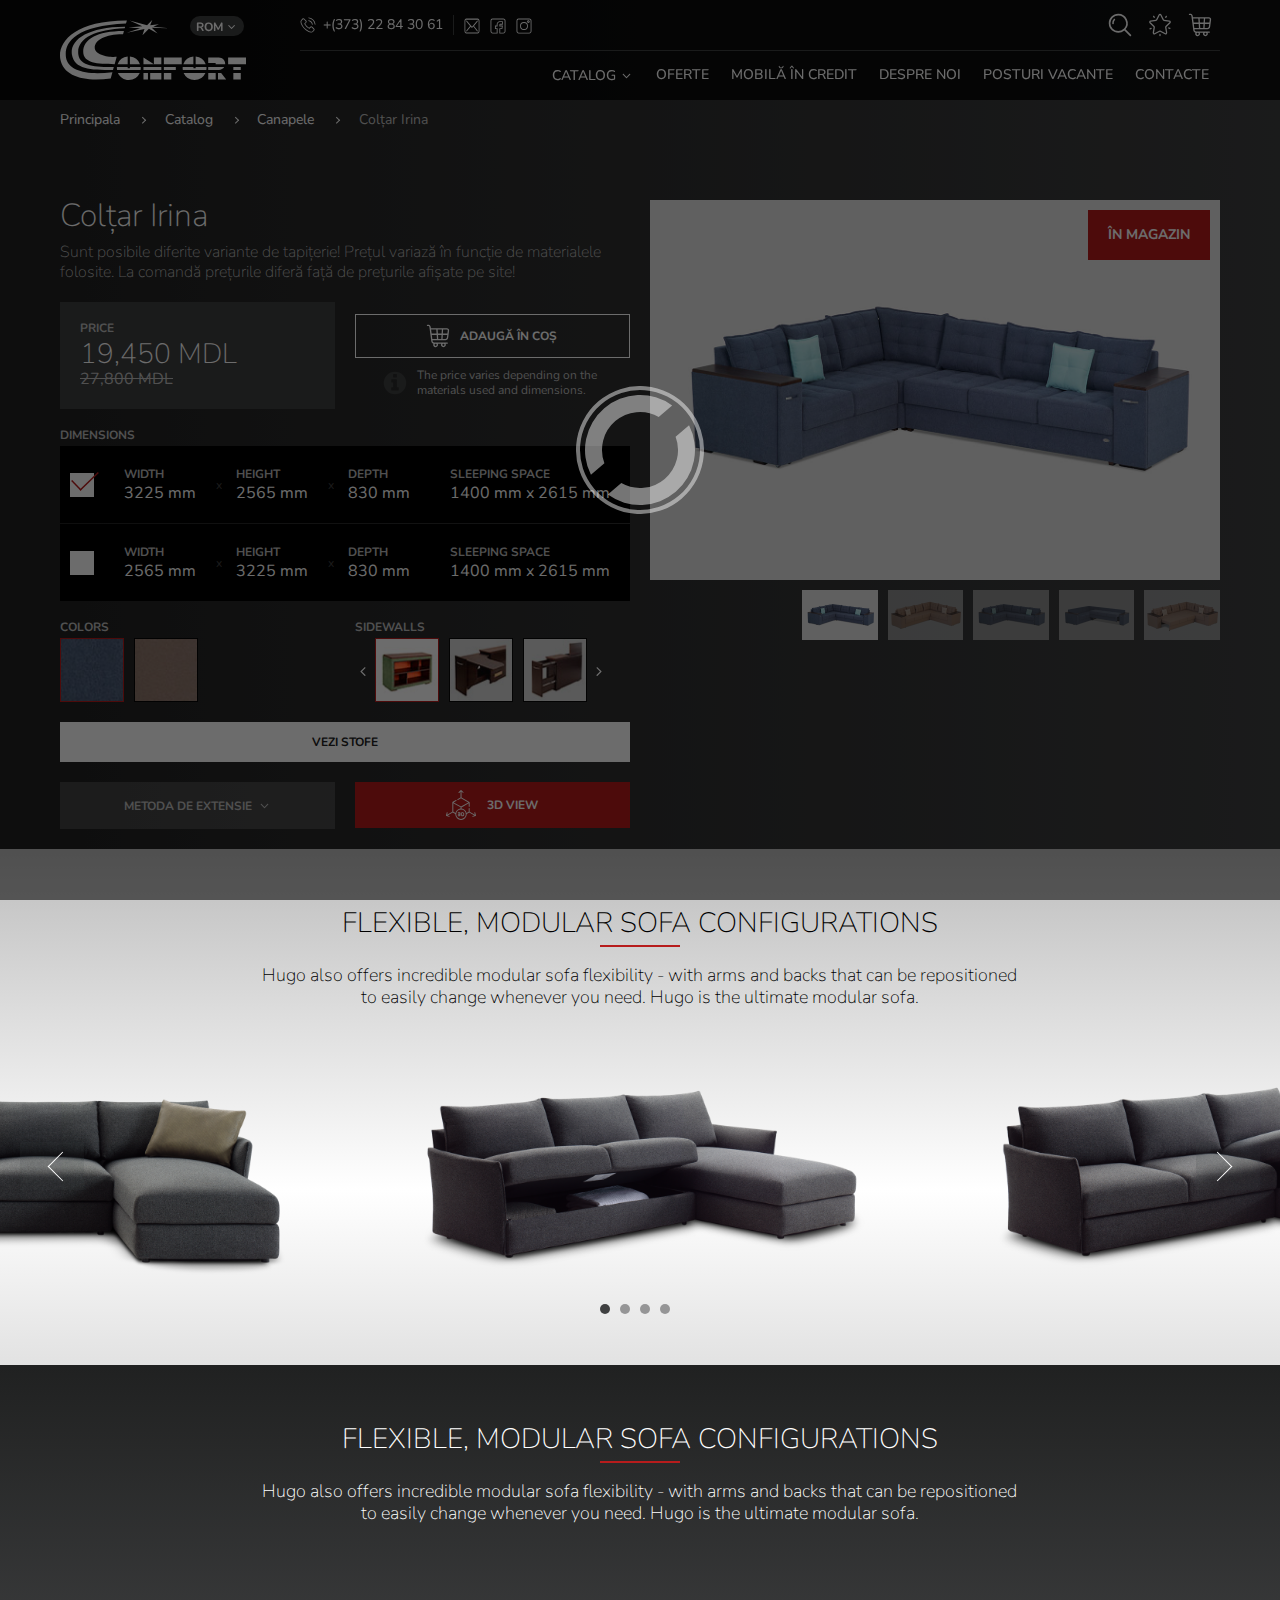
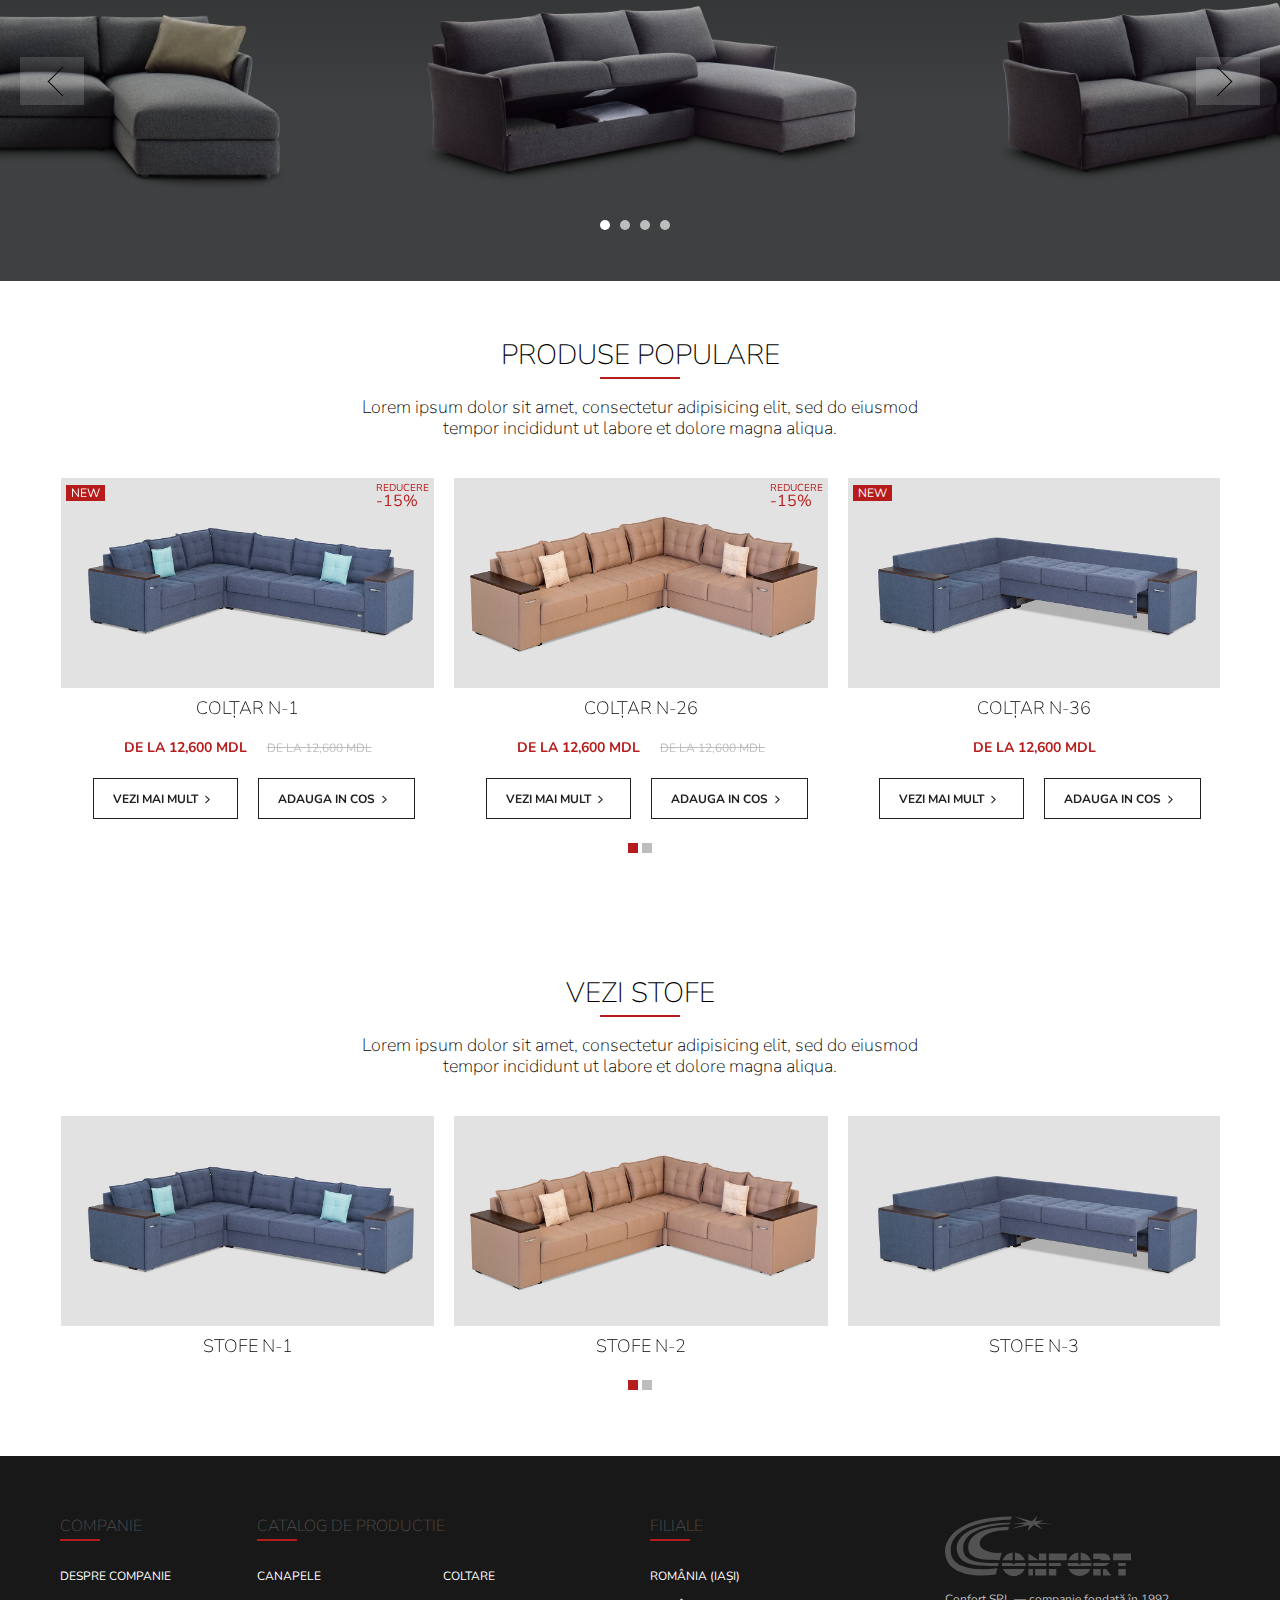
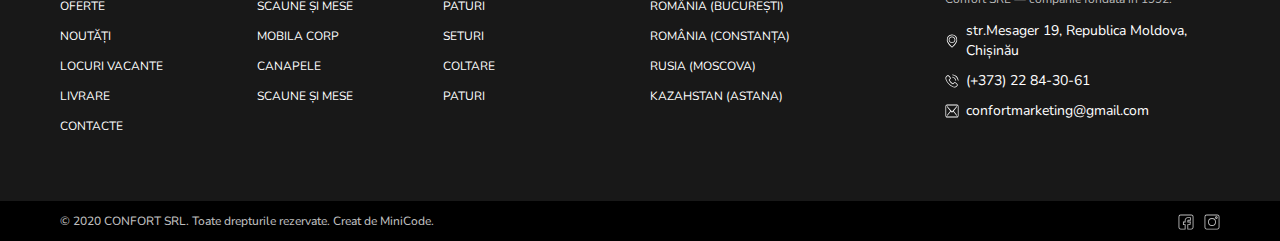
<file: docs/product.html>
<!DOCTYPE html>
<html lang="zxx">
  <head>
    <meta charset="UTF-8"/>
    <meta name="viewport" content="width=device-width, initial-scale=1.0"/>
    <title>CONFORT :: Canapele</title>
    <link rel="stylesheet" href="https://fonts.googleapis.com/css2?family=Nunito:ital,wght@0,200;0,300;0,400;0,600;0,700;1,400&amp;display=swap"/>
    <link rel="stylesheet" href="assets/css/styles.min.css"/>
  </head>
  <body>
    <div class="preloader"><img src="assets/img/preloader.svg" alt=""/></div>
    <!-- HEADER -->
    <header class="confort__header">
      <div class="searchline">
        <div class="ctn">
          <form>
            <input type="text" placeholder="Căutare" name="query"/>
          </form>
          <div data-close="search">
            <svg class="icon">
              <use xlink:href="assets/img/sprite.svg?#close"></use>
            </svg>
          </div>
          <div class="lifesearch">
            <h5>Căutări populare</h5>
            <ul>
              <li><a href="">Canapele</a></li>
              <li><a href="">Scaune și mese</a></li>
              <li><a href="">Canapele</a></li>
              <li><a href="">Scaune și mese</a></li>
              <li><a href="">Coltare</a></li>
            </ul>
          </div>
        </div>
      </div>
      <div class="topline">
        <div class="ctn">
          <div class="topline__wraper">
            <button class="nav__toogle"><span></span></button><a class="brand" href="">
              <svg class="logo">
                <use xlink:href="assets/img/sprite.svg?#logo"></use>
              </svg></a>
            <div class="navs">
              <div class="lang">
                <div class="dropdown">
                  <div class="dropdown__toggle" data-toggle="dropdown"><span class="text">Rom</span>
                    <svg class="caret">
                      <use xlink:href="assets/img/sprite.svg?#next"></use>
                    </svg>
                  </div>
                  <div class="dropdown__menu">
                    <ul>
                      <li><a href="">Rus</a></li>
                      <li class="current"><a href="">Rom</a></li>
                      <li><a href="">Eng</a></li>
                    </ul>
                  </div>
                </div>
              </div>
              <nav class="contacts">
                <ul>
                  <li><a href="">
                      <svg class="icon">
                        <use xlink:href="assets/img/sprite.svg?#phone"></use>
                      </svg><span class="text">+(373) 22 84 30 61</span></a></li>
                  <li><a href="mailto:confortmarketing@gmail.com">
                      <svg class="icon">
                        <use xlink:href="assets/img/sprite.svg?#email"></use>
                      </svg></a></li>
                  <li><a href="" target="_blank">
                      <svg class="icon">
                        <use xlink:href="assets/img/sprite.svg?#facebook"></use>
                      </svg></a></li>
                  <li><a href="" target="_blank">
                      <svg class="icon">
                        <use xlink:href="assets/img/sprite.svg?#instagram"></use>
                      </svg></a></li>
                </ul>
              </nav>
              <div class="sep"></div>
              <nav class="buttons">
                <ul>
                  <li><a class="button" href="" data-show="search">
                      <svg class="icon">
                        <use xlink:href="assets/img/sprite.svg?#search"></use>
                      </svg></a></li>
                  <li><a class="button" href="">
                      <svg class="icon">
                        <use xlink:href="assets/img/sprite.svg?#star"></use>
                      </svg></a></li>
                  <li><a class="button" href="">
                      <svg class="icon">
                        <use xlink:href="assets/img/sprite.svg?#cart"></use>
                      </svg></a></li>
                </ul>
              </nav>
            </div>
          </div>
        </div>
      </div>
      <div class="mainline">
        <div class="ctn">
          <div class="mainline__wraper">
            <nav>
              <ul class="mainmenu">
                <li><a href="" data-show="submenu"> <span class="text">CATALOG</span>
                    <svg class="caret">
                      <use xlink:href="assets/img/sprite.svg?#next"></use>
                    </svg></a></li>
                <li><a href="">OFERTE</a></li>
                <li><a href="">MOBILĂ ÎN CREDIT</a></li>
                <li><a href="">DESPRE NOI</a></li>
                <li><a href="">POSTURI VACANTE</a></li>
                <li><a href="">CONTACTE</a></li>
              </ul>
            </nav>
          </div>
        </div>
      </div>
      <div class="bottomline">
        <div class="ctn">
          <div class="bottomline__wraper">
            <div class="bottomline__nav">
              <ul>
                <li><a href=""><span class="title">Canapele</span>
                    <svg class="icon">
                      <use xlink:href="assets/img/sprite.svg?#next"></use>
                    </svg></a></li>
                <li><a href=""><span class="title">Coltare</span>
                    <svg class="icon">
                      <use xlink:href="assets/img/sprite.svg?#next"></use>
                    </svg></a></li>
                <li><a href=""><span class="title">Scaune și mese</span>
                    <svg class="icon">
                      <use xlink:href="assets/img/sprite.svg?#next"></use>
                    </svg></a></li>
                <li><a href=""><span class="title">Paturi</span>
                    <svg class="icon">
                      <use xlink:href="assets/img/sprite.svg?#next"></use>
                    </svg></a></li>
                <li><a href=""><span class="title">Mobila corp</span>
                    <svg class="icon">
                      <use xlink:href="assets/img/sprite.svg?#next"></use>
                    </svg></a></li>
                <li><a href=""><span class="title">Seturi</span>
                    <svg class="icon">
                      <use xlink:href="assets/img/sprite.svg?#next"></use>
                    </svg></a></li>
                <li><a href=""><span class="title">Canapele</span>
                    <svg class="icon">
                      <use xlink:href="assets/img/sprite.svg?#next"></use>
                    </svg></a></li>
                <li><a href=""><span class="title">Coltare</span>
                    <svg class="icon">
                      <use xlink:href="assets/img/sprite.svg?#next"></use>
                    </svg></a></li>
                <li><a href=""><span class="title">Scaune și mese</span>
                    <svg class="icon">
                      <use xlink:href="assets/img/sprite.svg?#next"></use>
                    </svg></a></li>
                <li><a href=""><span class="title">Paturi</span>
                    <svg class="icon">
                      <use xlink:href="assets/img/sprite.svg?#next"></use>
                    </svg></a></li>
              </ul><a class="btn white-link" href=""> <span class="text">toate produsele</span>
                <svg class="icon">
                  <use xlink:href="assets/img/sprite.svg?#next"></use>
                </svg></a>
            </div>
            <div class="bottomline__carousel">
              <div class="owl-carousel">
                <div class="subcategory__image"><img src="tmp/cat_1.png" alt=""/></div>
                <div class="subcategory__image"><img src="tmp/cat_2.png" alt=""/></div>
                <div class="subcategory__image"><img src="tmp/cat_3.png" alt=""/></div>
                <div class="subcategory__image"><img src="tmp/cat_4.png" alt=""/></div>
                <div class="subcategory__image"><img src="tmp/cat_5.png" alt=""/></div>
                <div class="subcategory__image"><img src="tmp/cat_6.png" alt=""/></div>
                <div class="subcategory__image"><img src="tmp/cat_1.png" alt=""/></div>
                <div class="subcategory__image"><img src="tmp/cat_2.png" alt=""/></div>
                <div class="subcategory__image"><img src="tmp/cat_3.png" alt=""/></div>
                <div class="subcategory__image"><img src="tmp/cat_4.png" alt=""/></div>
              </div>
            </div>
          </div>
        </div>
      </div>
    </header>
    <main class="confort__page">
      <div class="page__intro product">
        <div class="ctn">
          <div class="breadcrumbs">
            <ul>
              <li><a href="">Principala</a></li>
              <li><a href="">Catalog</a></li>
              <li><a href="">Canapele</a></li>
              <li><span>Colțar Irina</span></li>
            </ul>
          </div>
          <div class="row">
            <div class="col xl-5 md-6 mobile__last">
              <div class="product__main">
                <div class="product__main__header">
                  <h1>Colțar Irina</h1>
                  <p>Sunt posibile diferite variante de tapițerie! Prețul variază în funcție de materialele folosite. La comandă prețurile diferă față de prețurile afișate pe site!</p>
                </div>
                <div class="product__main__price">
                  <div class="row">
                    <div class="col sm-6">
                      <div class="product__price"><small>price</small><span class="current">19,450 MDL</span><span class="old">27,800 MDL</span></div>
                    </div>
                    <div class="col sm-6">
                      <button class="btn white__outline">
                        <svg class="icon first">
                          <use xlink:href="assets/img/sprite.svg?#cart"></use>
                        </svg><span class="text">adaugă în coș</span>
                      </button>
                      <div class="info">
                        <svg class="icon">
                          <use xlink:href="assets/img/sprite.svg?#info"></use>
                        </svg><span class="text">The price varies depending on the materials used and dimensions.</span>
                      </div>
                    </div>
                  </div>
                </div>
                <div class="product__main__dimensions">
                  <div class="dimention__label">dimensions</div>
                  <div class="dimention">
                    <input id="dimention_1" type="radio" name="dimention" checked="checked"/>
                    <label for="dimention_1"><span class="input"></span><span class="width"><small>width</small><span>3225 mm</span></span><span class="height"><small>height</small><span>2565 mm</span></span><span class="depth"><small>depth</small><span>830 mm</span></span><span class="sep"></span><span class="space"><small>Sleeping space</small><span>1400 mm x 2615 mm</span></span></label>
                  </div>
                  <div class="dimention">
                    <input id="dimention_2" type="radio" name="dimention"/>
                    <label for="dimention_2"><span class="input"></span><span class="width"><small>width</small><span>2565 mm</span></span><span class="height"><small>height</small><span>3225 mm</span></span><span class="depth"><small>depth</small><span>830 mm</span></span><span class="sep"></span><span class="space"><small>Sleeping space</small><span>1400 mm x 2615 mm</span></span></label>
                  </div>
                </div>
                <div class="product__main__params">
                  <div class="row">
                    <div class="col xs-6">
                      <div class="params">
                        <div class="params__label">colors</div>
                        <div class="params__list lg">
                          <div class="params__item">
                            <input id="color_1" type="radio" name="color" data-slide="0" checked="checked"/>
                            <label for="color_1"><img src="tmp/color_1.jpg" alt=""/></label>
                          </div>
                          <div class="params__item">
                            <input id="color_2" type="radio" name="color" data-slide="1"/>
                            <label for="color_2"><img src="tmp/color_2.jpg" alt=""/></label>
                          </div>
                        </div>
                        <div class="params__list sm">
                          <div class="carousel__sm owl-carousel"></div>
                        </div>
                      </div>
                    </div>
                    <div class="col xs-6">
                      <div class="params">
                        <div class="params__label">sidewalls</div>
                        <div class="params__list lg">
                          <div class="carousel__lg owl-carousel">
                            <div class="params__item">
                              <input id="sidewall_1" type="radio" name="sidewall" checked="checked"/>
                              <label for="sidewall_1"><img src="tmp/sidewall_1.jpg" alt=""/></label>
                            </div>
                            <div class="params__item">
                              <input id="sidewall_2" type="radio" name="sidewall"/>
                              <label for="sidewall_2"><img src="tmp/sidewall_2.jpg" alt=""/></label>
                            </div>
                            <div class="params__item">
                              <input id="sidewall_3" type="radio" name="sidewall"/>
                              <label for="sidewall_3"><img src="tmp/sidewall_3.jpg" alt=""/></label>
                            </div>
                            <div class="params__item">
                              <input id="sidewall_4" type="radio" name="sidewall"/>
                              <label for="sidewall_4"><img src="tmp/sidewall_1.jpg" alt=""/></label>
                            </div>
                          </div>
                        </div>
                        <div class="params__list sm">
                          <div class="carousel__sm owl-carousel"></div>
                        </div>
                      </div>
                    </div>
                  </div>
                </div>
              </div>
            </div>
            <div class="col xl-7 md-6 mobile__first">
              <div class="product__main__gallery">
                <div class="product__mobile__header">
                  <h1>Colțar Irina</h1>
                </div>
                <div class="ebaboba"><a class="btn primary ebaboba__link" href="tmp/product_1.jpg" title="Colțar Irina"><span>În magazin</span><img src="tmp/product_1.jpg" alt="" data-group="ebaboba"/></a><a class="ebaboba__link" href="tmp/product_2.jpg" title="Colțar Irina"><img src="tmp/product_2.jpg" alt="" data-group="ebaboba"/></a><a class="ebaboba__link" href="tmp/product_3.jpg" title="Colțar Irina"><img src="tmp/product_3.jpg" alt="" data-group="ebaboba"/></a><a class="ebaboba__link" href="tmp/product_4.jpg" title="Colțar Irina"><img src="tmp/product_4.jpg" alt="" data-group="ebaboba"/></a>
                </div>
                <div class="main__gallery owl-carousel"><a class="js-smartPhoto" href="tmp/product_1.jpg" title="Colțar Irina"><img src="tmp/product_1.jpg" alt="" data-group="main__gallery"/></a><a class="js-smartPhoto" href="tmp/product_2.jpg" title="Colțar Irina"><img src="tmp/product_2.jpg" alt="" data-group="main__gallery"/></a><a class="js-smartPhoto" href="tmp/product_3.jpg" title="Colțar Irina"><img src="tmp/product_3.jpg" alt="" data-group="main__gallery"/></a><a class="js-smartPhoto" href="tmp/product_4.jpg" title="Colțar Irina"><img src="tmp/product_4.jpg" alt="" data-group="main__gallery"/></a><a class="js-smartPhoto" href="tmp/product_5.jpg" title="Colțar Irina"><img src="tmp/product_5.jpg" alt="" data-group="main__gallery"/></a>
                </div>
                <div class="thumb__gallery owl-carousel">
                  <div class="thumb"><img src="tmp/product_1.jpg" alt=""/></div>
                  <div class="thumb"><img src="tmp/product_2.jpg" alt=""/></div>
                  <div class="thumb"><img src="tmp/product_3.jpg" alt=""/></div>
                  <div class="thumb"><img src="tmp/product_4.jpg" alt=""/></div>
                  <div class="thumb"><img src="tmp/product_5.jpg" alt=""/></div>
                </div>
              </div>
            </div>
          </div>
          <div class="product__main__footer">
            <div class="row">
              <div class="col xl-5 md-6">
                <div class="row">
                  <div class="col xs-12"><a class="btn white" href="#stofe">Vezi stofe</a></div>
                  <div class="col sm-6"><a class="btn white__outline collapsed" data-toggle="collapse" href="#collapse-info"><span class="text">METODA DE EXTENSIE</span>
                      <svg class="icon">
                        <use xlink:href="assets/img/sprite.svg?#next"></use>
                      </svg></a></div>
                  <div class="col sm-6"><a class="btn primary" href="#modal3D" data-show="modal"> 
                      <svg class="icon first">
                        <use xlink:href="assets/img/sprite.svg?#preview"></use>
                      </svg><span class="text">3D view</span></a></div>
                </div>
              </div>
            </div>
          </div>
        </div>
      </div>
      <div class="product__info collapse fade" id="collapse-info">
        <div class="ctn">
          <div class="row">
            <div class="col md-6 lg-5 xl-4">
              <div class="product__info__image"><img src="tmp/product_1.jpg" alt=""/></div>
            </div>
            <div class="col md-6 lg-5 xl-4">
              <div class="product__info__text">
                <h2>Descoperă o lume de flexibilitate</h2>
                <p><strong>O canapea modulară luxoasă și flexibilă, care te înconjoară confortabil</strong></p>
                <p>Când nevoile tale se schimbă, Jasper se poate schimba împreună cu tine. Aranjamentul de platforme, perne și rafturi poate fi ușor deplasat și amenajat pentru a se potrivi cu orice ocazie, indiferent dacă vă relaxați acasă, vă distrați familia și prietenii sau vă cazați oaspeții peste noapte.</p>
              </div>
            </div>
          </div>
          <div class="product__info__footer"><a class="btn link" data-toggle="collapse" href="#collapse-info"><span class="text">ÎNCHIDE</span>
              <svg class="icon">
                <use xlink:href="assets/img/sprite.svg?#close"></use>
              </svg></a></div>
        </div>
      </div>
      <div class="section product__design light">
        <div class="ctn">
          <div class="section__header">
            <div class="row">
              <div class="col lg-8 olg-2 xl-6 oxl-3">
                <h2>Flexible, modular sofa configurations</h2>
                <p>Hugo also offers incredible modular sofa flexibility - with arms and backs that can be repositioned to easily change whenever you need. Hugo is the ultimate modular sofa.</p>
              </div>
            </div>
          </div>
        </div>
        <div class="product__design__carousel owl-carousel">
          <div class="item"><img src="tmp/Hugo1-1500x720pxl.png" alt=""/></div>
          <div class="item"><img src="tmp/Hugo2-1500x720pxl.png" alt=""/></div>
          <div class="item"><img src="tmp/Hugo3-1500x720pxl.png" alt=""/></div>
          <div class="item"><img src="tmp/Hugo4-1500x720pxl.png" alt=""/></div>
        </div>
      </div>
      <div class="section product__design dark">
        <div class="ctn">
          <div class="section__header">
            <div class="row">
              <div class="col lg-8 olg-2 xl-6 oxl-3">
                <h2>Flexible, modular sofa configurations</h2>
                <p>Hugo also offers incredible modular sofa flexibility - with arms and backs that can be repositioned to easily change whenever you need. Hugo is the ultimate modular sofa.</p>
              </div>
            </div>
          </div>
        </div>
        <div class="product__design__carousel owl-carousel">
          <div class="item"><img src="tmp/Hugo1-1500x720pxl.png" alt=""/></div>
          <div class="item"><img src="tmp/Hugo2-1500x720pxl.png" alt=""/></div>
          <div class="item"><img src="tmp/Hugo3-1500x720pxl.png" alt=""/></div>
          <div class="item"><img src="tmp/Hugo4-1500x720pxl.png" alt=""/></div>
        </div>
      </div>
      <div class="section featured__products">
        <div class="ctn">
          <div class="section__header">
            <div class="row">
              <div class="col md-8 omd-2 lg-6 olg-3 xl-4 oxl-4">
                <h2>produse populare</h2>
                <p>Lorem ipsum dolor sit amet, consectetur adipisicing elit, sed do eiusmod tempor incididunt ut labore et dolore magna aliqua. </p>
              </div>
            </div>
          </div>
          <div class="catalog__list__items">
            <div class="products__carousel owl-carousel">
              <div class="product">
                <div class="product__header">
                  <div class="left"><span class="new">new</span></div>
                  <div class="right"><span class="sale"><small>reducere</small><span>-15%</span></span></div>
                </div>
                <div class="product__preview"><a class="product__image" href=""><img src="tmp/product_1.jpg" alt=""/></a></div>
                <div class="product__title"><a href="">Colțar N-1</a></div>
                <div class="product__price"><span class="current">De la 12,600 MDL</span><span class="old">De la 12,600 MDL</span></div>
                <div class="product__footer">
                  <div class="row">
                    <div class="col xs-6"><a class="btn dark__outline" href=""><span class="text">vezi mai mult</span>
                        <svg class="icon">
                          <use xlink:href="assets/img/sprite.svg?#next"></use>
                        </svg></a></div>
                    <div class="col xs-6"><a class="btn dark__outline" href=""><span class="text">Adauga in cos</span>
                        <svg class="icon">
                          <use xlink:href="assets/img/sprite.svg?#next"></use>
                        </svg></a></div>
                  </div>
                </div>
              </div>
              <div class="product">
                <div class="product__header">
                  <div class="left"></div>
                  <div class="right"><span class="sale"><small>reducere</small><span>-15%</span></span></div>
                </div>
                <div class="product__preview"><a class="product__image" href=""><img src="tmp/product_2.jpg" alt=""/></a></div>
                <div class="product__title"><a href="">Colțar N-26</a></div>
                <div class="product__price"><span class="current">De la 12,600 MDL</span><span class="old">De la 12,600 MDL</span></div>
                <div class="product__footer">
                  <div class="row">
                    <div class="col xs-6"><a class="btn dark__outline" href=""><span class="text">vezi mai mult</span>
                        <svg class="icon">
                          <use xlink:href="assets/img/sprite.svg?#next"></use>
                        </svg></a></div>
                    <div class="col xs-6"><a class="btn dark__outline" href=""><span class="text">Adauga in cos</span>
                        <svg class="icon">
                          <use xlink:href="assets/img/sprite.svg?#next"></use>
                        </svg></a></div>
                  </div>
                </div>
              </div>
              <div class="product">
                <div class="product__header">
                  <div class="left"><span class="new">new</span></div>
                  <div class="right"></div>
                </div>
                <div class="product__preview"><a class="product__image" href=""><img src="tmp/product_4.jpg" alt=""/></a></div>
                <div class="product__title"><a href="">Colțar N-36</a></div>
                <div class="product__price"><span class="current">De la 12,600 MDL</span></div>
                <div class="product__footer">
                  <div class="row">
                    <div class="col xs-6"><a class="btn dark__outline" href=""><span class="text">vezi mai mult</span>
                        <svg class="icon">
                          <use xlink:href="assets/img/sprite.svg?#next"></use>
                        </svg></a></div>
                    <div class="col xs-6"><a class="btn dark__outline" href=""><span class="text">Adauga in cos</span>
                        <svg class="icon">
                          <use xlink:href="assets/img/sprite.svg?#next"></use>
                        </svg></a></div>
                  </div>
                </div>
              </div>
              <div class="product">
                <div class="product__header">
                  <div class="left"></div>
                  <div class="right"><span class="sale"><small>reducere</small><span>-15%</span></span></div>
                </div>
                <div class="product__preview"><a class="product__image" href=""><img src="tmp/product_2.jpg" alt=""/></a></div>
                <div class="product__title"><a href="">Colțar N-26</a></div>
                <div class="product__price"><span class="current">De la 12,600 MDL</span><span class="old">De la 12,600 MDL</span></div>
                <div class="product__footer">
                  <div class="row">
                    <div class="col xs-6"><a class="btn dark__outline" href=""><span class="text">vezi mai mult</span>
                        <svg class="icon">
                          <use xlink:href="assets/img/sprite.svg?#next"></use>
                        </svg></a></div>
                    <div class="col xs-6"><a class="btn dark__outline" href=""><span class="text">Adauga in cos</span>
                        <svg class="icon">
                          <use xlink:href="assets/img/sprite.svg?#next"></use>
                        </svg></a></div>
                  </div>
                </div>
              </div>
              <div class="product">
                <div class="product__header">
                  <div class="left"><span class="new">new</span></div>
                  <div class="right"></div>
                </div>
                <div class="product__preview"><a class="product__image" href=""><img src="tmp/product_4.jpg" alt=""/></a></div>
                <div class="product__title"><a href="">Colțar N-36</a></div>
                <div class="product__price"><span class="current">De la 12,600 MDL</span></div>
                <div class="product__footer">
                  <div class="row">
                    <div class="col xs-6"><a class="btn dark__outline" href=""><span class="text">vezi mai mult</span>
                        <svg class="icon">
                          <use xlink:href="assets/img/sprite.svg?#next"></use>
                        </svg></a></div>
                    <div class="col xs-6"><a class="btn dark__outline" href=""><span class="text">Adauga in cos</span>
                        <svg class="icon">
                          <use xlink:href="assets/img/sprite.svg?#next"></use>
                        </svg></a></div>
                  </div>
                </div>
              </div>
            </div>
          </div>
        </div>
      </div>
      <div class="section featured__products" id="stofe">
        <div class="ctn">
          <div class="section__header">
            <div class="row">
              <div class="col md-8 omd-2 lg-6 olg-3 xl-4 oxl-4">
                <h2>Vezi stofe</h2>
                <p>Lorem ipsum dolor sit amet, consectetur adipisicing elit, sed do eiusmod tempor incididunt ut labore et dolore magna aliqua. </p>
              </div>
            </div>
          </div>
          <div class="catalog__list__items">
            <div class="products__carousel owl-carousel">
              <div class="product">
                <div class="product__preview"><a class="product__image" href="tmp/product_1.jpg" data-link="stofe"><img src="tmp/product_1.jpg" alt="" data-group="ebaboba2"/></a></div>
                <div class="product__title">stofe N-1</div>
              </div>
              <div class="product">
                <div class="product__preview"><a class="product__image" href="tmp/product_2.jpg" data-link="stofe"><img src="tmp/product_2.jpg" alt="" data-group="ebaboba2"/></a></div>
                <div class="product__title">stofe N-2</div>
              </div>
              <div class="product">
                <div class="product__preview"><a class="product__image" href="tmp/product_4.jpg" data-link="stofe"><img src="tmp/product_4.jpg" alt="" data-group="ebaboba2"/></a></div>
                <div class="product__title">stofe N-3</div>
              </div>
              <div class="product">
                <div class="product__preview"><a class="product__image" href="tmp/product_2.jpg" data-link="stofe"><img src="tmp/product_2.jpg" alt="" data-group="ebaboba2"/></a></div>
                <div class="product__title">stofe N-4</div>
              </div>
              <div class="product">
                <div class="product__preview"><a class="product__image" href="tmp/product_4.jpg" data-link="stofe"><img src="tmp/product_4.jpg" alt="" data-group="ebaboba2"/></a></div>
                <div class="product__title">stofe N-5</div>
              </div>
            </div>
          </div>
        </div>
      </div>
      <div class="modal widget3D mfp-hide" id="modal3D">
        <div class="modal__close">
          <svg class="icon">
            <use xlink:href="assets/img/sprite.svg?#close"></use>
          </svg>
        </div>
        <div class="modal__title">Colțar Irina</div>
        <div class="widget3D__wraper">
          <div class="widget3D__header">
            <svg class="icon first">
              <use xlink:href="assets/img/sprite.svg?#preview"></use>
            </svg><span class="text">3D view</span>
          </div>
          <div class="widget3D__canvas" id="widget3D"></div>
          <div class="widget3D__footer">
            <!-- toggle class active if option enabled-->
            <button class="btn dark__outline" data-toggle="autoplay">autoplay</button>
            <button class="btn dark__outline" data-toggle="dimentions">show dimentions</button>
          </div>
        </div>
        <div class="widget3D__product">
          <div class="widget3D__product__params">
            <div class="param">
              <div class="label">colors</div>
              <div class="param__container">
                <div class="param__item">
                  <input id="modal_color_1" type="radio" name="modal_color" data-color="3d.lo/color_base.png" checked="checked"/>
                  <label for="modal_color_1"><img src="tmp/color_1.jpg" alt=""/></label>
                </div>
                <div class="param__item">
                  <input id="modal_color_2" type="radio" name="modal_color" data-color="3d.lo/color_base1.png"/>
                  <label for="modal_color_2"><img src="tmp/color_2.jpg" alt=""/></label>
                </div>
                <div class="param__item">
                  <input id="modal_color_3" type="radio" name="modal_color" data-color="3d.lo/color_base2.png"/>
                  <label for="modal_color_3"><img src="tmp/color_2.jpg" alt=""/></label>
                </div>
                <div class="param__item">
                  <input id="modal_color_4" type="radio" name="modal_color" data-color="3d.lo/color_base3.png"/>
                  <label for="modal_color_4"><img src="tmp/color_2.jpg" alt=""/></label>
                </div>
              </div>
            </div>
            <div class="param">
              <div class="label">sidewalls</div>
              <div class="param__container">
                <div class="param__item">
                  <input id="modal_sidewall_1" type="radio" name="modal_sidewall" checked="checked"/>
                  <label for="modal_sidewall_1"><img src="tmp/sidewall_1.jpg" alt=""/></label>
                </div>
                <div class="param__item">
                  <input id="modal_sidewall_2" type="radio" name="modal_sidewall"/>
                  <label for="modal_sidewall_2"><img src="tmp/sidewall_2.jpg" alt=""/></label>
                </div>
                <div class="param__item">
                  <input id="modal_sidewall_3" type="radio" name="modal_sidewall"/>
                  <label for="modal_sidewall_3"><img src="tmp/sidewall_3.jpg" alt=""/></label>
                </div>
                <div class="param__item">
                  <input id="modal_sidewall_4" type="radio" name="modal_sidewall"/>
                  <label for="modal_sidewall_4"><img src="tmp/sidewall_1.jpg" alt=""/></label>
                </div>
              </div>
            </div>
            <div class="sep"></div>
            <div class="price">
              <div class="product__price"><small>price</small><span class="current">19,450 MDL</span><span class="old">27,800 MDL</span></div>
            </div>
          </div>
          <div class="dimensions">
            <div class="label">dimensions</div>
            <div class="dimention">
              <input id="modal_dimention_1" type="radio" name="modal_dimention" checked="checked"/>
              <label for="modal_dimention_1"><span class="input"></span><span class="width"><small>width</small><span>3225 mm</span></span><span class="height"><small>height</small><span>2565 mm</span></span><span class="depth"><small>depth</small><span>830 mm</span></span><span class="sep"></span><span class="space"><small>Sleeping space</small><span>1400 mm x 2615 mm</span></span></label>
            </div>
            <div class="dimention">
              <input id="modal_dimention_2" type="radio" name="modal_dimention"/>
              <label for="modal_dimention_2"><span class="input"></span><span class="width"><small>width</small><span>2565 mm</span></span><span class="height"><small>height</small><span>3225 mm</span></span><span class="depth"><small>depth</small><span>830 mm</span></span><span class="sep"></span><span class="space"><small>Sleeping space</small><span>1400 mm x 2615 mm</span></span></label>
            </div>
          </div>
        </div>
      </div>
    </main>
    <!-- FOOTER -->
    <footer class="confort__footer">
      <div class="confort__footer__navs">
        <div class="ctn">
          <div class="row">
            <div class="col lg-2 md-3 xs-6 mbf">
              <div class="confort__footer__nav">
                <h4>companie</h4>
                <ul>
                  <li><a href="">Despre Companie</a></li>
                  <li><a href="">oferte</a></li>
                  <li><a href="">Noutăți</a></li>
                  <li><a href="">Locuri vacante</a></li>
                  <li><a href="">Livrare</a></li>
                  <li><a href="">Contacte</a></li>
                </ul>
              </div>
            </div>
            <div class="col lg-4 md-3">
              <div class="confort__footer__nav catalog">
                <h4>catalog de productie</h4>
                <ul>
                  <li><a href="">Canapele</a></li>
                  <li><a href="">Coltare</a></li>
                  <li><a href="">Scaune și mese</a></li>
                  <li><a href="">Paturi</a></li>
                  <li><a href="">Mobila corp</a></li>
                  <li><a href="">Seturi</a></li>
                  <li><a href="">Canapele</a></li>
                  <li><a href="">Coltare</a></li>
                  <li><a href="">Scaune și mese</a></li>
                  <li><a href="">Paturi</a></li>
                </ul>
              </div>
            </div>
            <div class="col lg-3 md-3 xs-6 mbf col lg-2 md-3 xs-6 mbf">
              <div class="confort__footer__nav">
                <h4>filiale</h4>
                <ul>
                  <li><a href="">România (Iași)</a></li>
                  <li><a href="">România (București)</a></li>
                  <li><a href="">România (Constanța)</a></li>
                  <li><a href="">Rusia (Moscova)</a></li>
                  <li><a href="">Kazahstan (Astana)</a></li>
                </ul>
              </div>
            </div>
            <div class="col lg-3 md-3 mbl">
              <div class="confort__footer__contacts"><a class="brand" href="">
                  <svg class="logo">
                    <use xlink:href="assets/img/sprite.svg?#logo"></use>
                  </svg></a>
                <p>Confort SRL — companie fondată în 1992.</p>
                <ul>
                  <li>
                    <svg class="icon">
                      <use xlink:href="assets/img/sprite.svg?#address"></use>
                    </svg><span class="text">str.Mesager 19, Republica Moldova, Chișinău</span>
                  </li>
                  <li><a href="tel:+37322843061">
                      <svg class="icon">
                        <use xlink:href="assets/img/sprite.svg?#phone"></use>
                      </svg><span class="text">(+373) 22 84-30-61</span></a></li>
                  <li><a href="mailto:confortmarketing@gmail.com">
                      <svg class="icon">
                        <use xlink:href="assets/img/sprite.svg?#email"></use>
                      </svg><span class="text">confortmarketing@gmail.com</span></a></li>
                </ul>
                <ul class="social__list">
                  <li><a href="" target="_blank">
                      <svg class="icon">
                        <use xlink:href="assets/img/sprite.svg?#facebook"></use>
                      </svg></a></li>
                  <li><a href="" target="_blank">
                      <svg class="icon">
                        <use xlink:href="assets/img/sprite.svg?#instagram"></use>
                      </svg></a></li>
                </ul>
              </div>
            </div>
          </div>
        </div>
      </div>
      <div class="confort__footer__copyrights">
        <div class="ctn">
          <div class="row">
            <div class="col sm-6">
              <div class="copyright"><span>© 2020 <a class="upper" href="./">confort srl</a>. </span><span>Toate drepturile rezervate. Creat de <a href="http://minicode.md" target="_blank">MiniCode</a>.</span></div>
            </div>
            <div class="col sm-6 social__list">
              <ul>
                <li><a href="" target="_blank">
                    <svg class="icon">
                      <use xlink:href="assets/img/sprite.svg?#facebook"></use>
                    </svg></a></li>
                <li><a href="" target="_blank">
                    <svg class="icon">
                      <use xlink:href="assets/img/sprite.svg?#instagram"></use>
                    </svg></a></li>
              </ul>
            </div>
          </div>
        </div>
      </div>
    </footer>
    <!-- SCRIPS -->
    <script src="assets/js/jquery.min.js"></script>
    <script src="assets/js/main.min.js"></script>
    <script src="assets/js/apps.min.js"></script>
  </body>
</html>
</file>
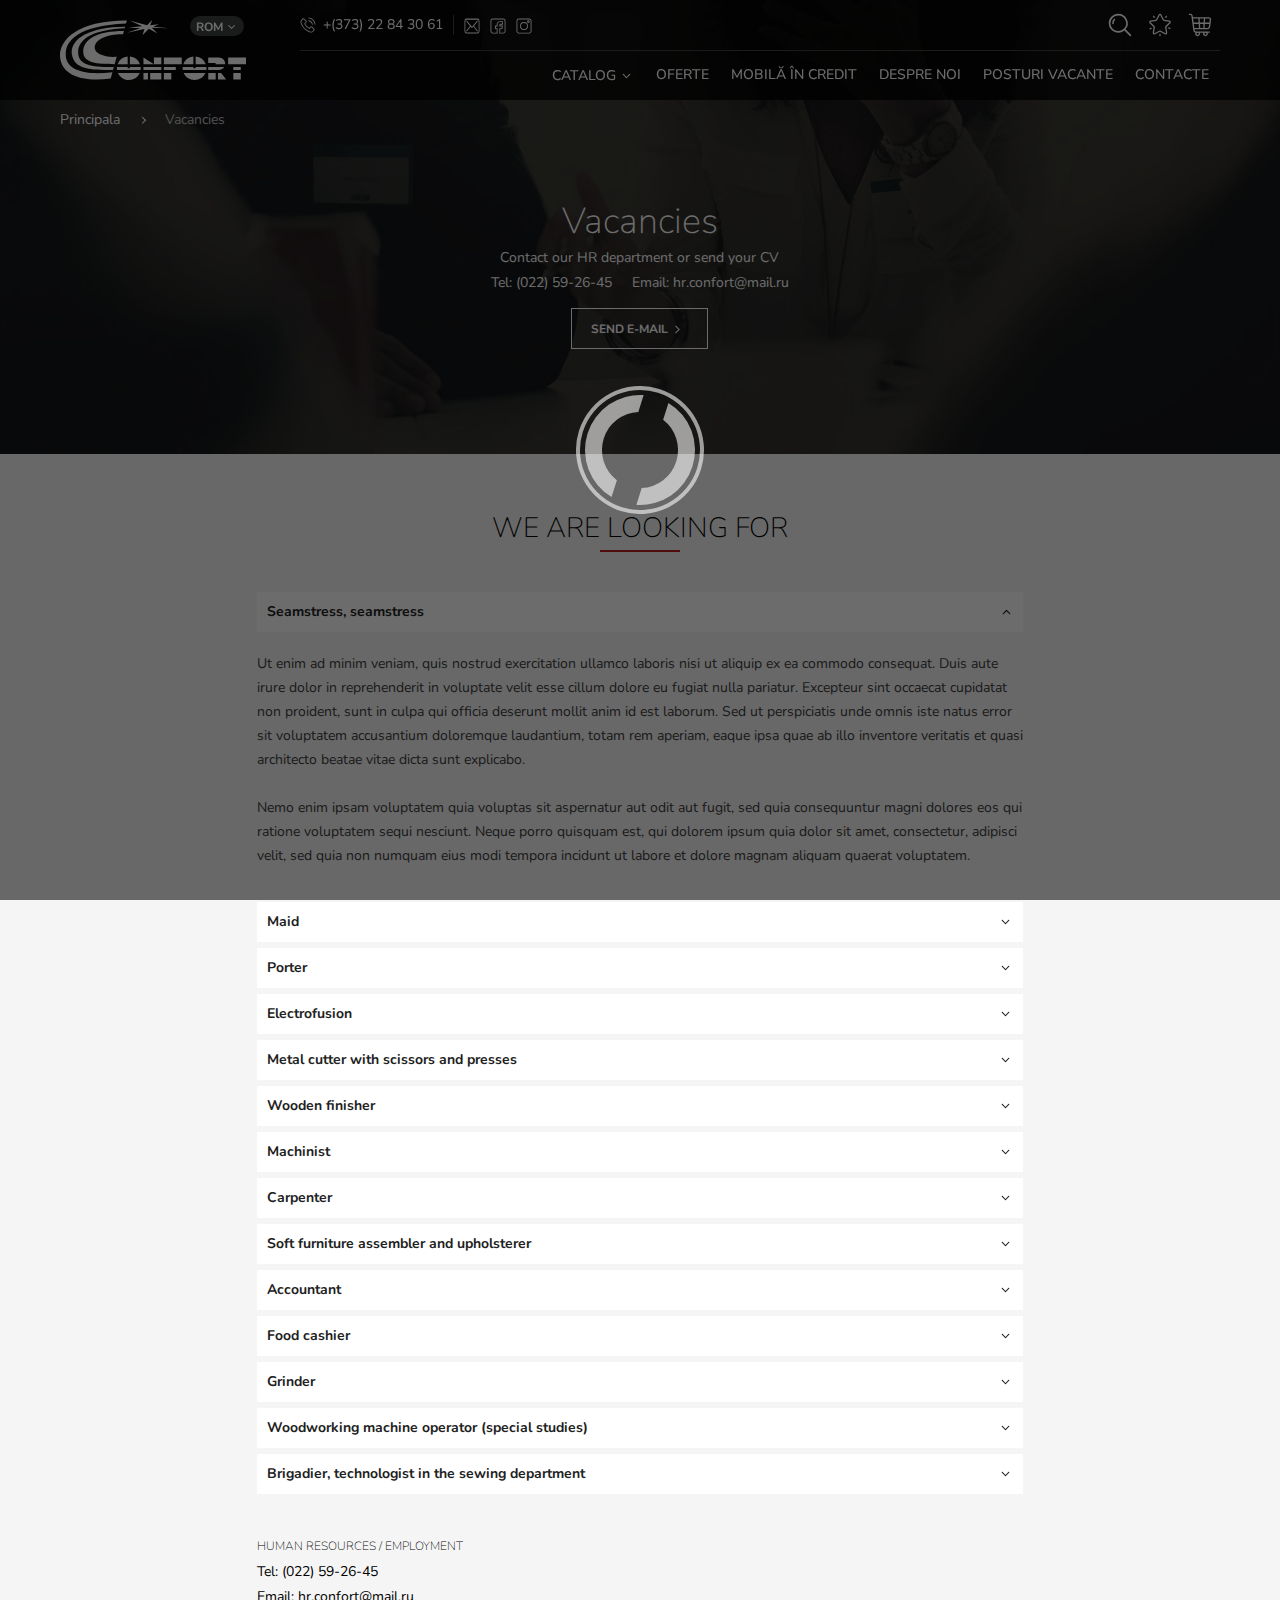
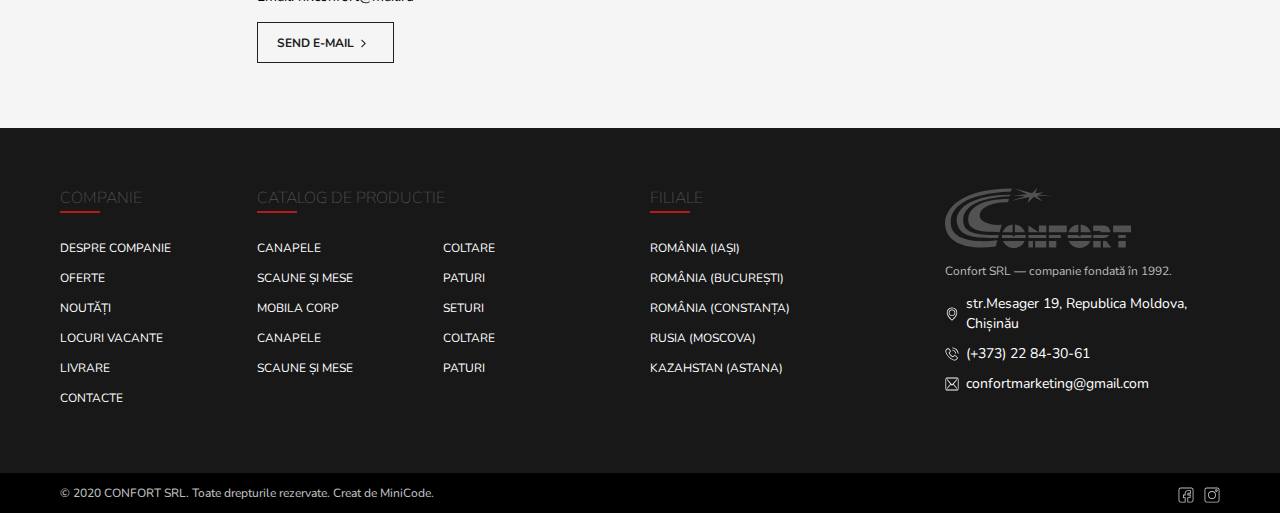
<file: docs/vacancies.html>
<!DOCTYPE html>
<html lang="zxx">
  <head>
    <meta charset="UTF-8"/>
    <meta name="viewport" content="width=device-width, initial-scale=1.0"/>
    <title>CONFORT :: Vacancies</title>
    <link rel="stylesheet" href="https://fonts.googleapis.com/css2?family=Nunito:ital,wght@0,200;0,300;0,400;0,600;0,700;1,400&amp;display=swap"/>
    <link rel="stylesheet" href="assets/css/styles.min.css"/>
  </head>
  <body>
    <div class="preloader"><img src="assets/img/preloader.svg" alt=""/></div>
    <!-- HEADER -->
    <header class="confort__header">
      <div class="searchline">
        <div class="ctn">
          <form>
            <input type="text" placeholder="Căutare" name="query"/>
          </form>
          <div data-close="search">
            <svg class="icon">
              <use xlink:href="assets/img/sprite.svg?#close"></use>
            </svg>
          </div>
          <div class="lifesearch">
            <h5>Căutări populare</h5>
            <ul>
              <li><a href="">Canapele</a></li>
              <li><a href="">Scaune și mese</a></li>
              <li><a href="">Canapele</a></li>
              <li><a href="">Scaune și mese</a></li>
              <li><a href="">Coltare</a></li>
            </ul>
          </div>
        </div>
      </div>
      <div class="topline">
        <div class="ctn">
          <div class="topline__wraper">
            <button class="nav__toogle"><span></span></button><a class="brand" href="">
              <svg class="logo">
                <use xlink:href="assets/img/sprite.svg?#logo"></use>
              </svg></a>
            <div class="navs">
              <div class="lang">
                <div class="dropdown">
                  <div class="dropdown__toggle" data-toggle="dropdown"><span class="text">Rom</span>
                    <svg class="caret">
                      <use xlink:href="assets/img/sprite.svg?#next"></use>
                    </svg>
                  </div>
                  <div class="dropdown__menu">
                    <ul>
                      <li><a href="">Rus</a></li>
                      <li class="current"><a href="">Rom</a></li>
                      <li><a href="">Eng</a></li>
                    </ul>
                  </div>
                </div>
              </div>
              <nav class="contacts">
                <ul>
                  <li><a href="">
                      <svg class="icon">
                        <use xlink:href="assets/img/sprite.svg?#phone"></use>
                      </svg><span class="text">+(373) 22 84 30 61</span></a></li>
                  <li><a href="mailto:confortmarketing@gmail.com">
                      <svg class="icon">
                        <use xlink:href="assets/img/sprite.svg?#email"></use>
                      </svg></a></li>
                  <li><a href="" target="_blank">
                      <svg class="icon">
                        <use xlink:href="assets/img/sprite.svg?#facebook"></use>
                      </svg></a></li>
                  <li><a href="" target="_blank">
                      <svg class="icon">
                        <use xlink:href="assets/img/sprite.svg?#instagram"></use>
                      </svg></a></li>
                </ul>
              </nav>
              <div class="sep"></div>
              <nav class="buttons">
                <ul>
                  <li><a class="button" href="" data-show="search">
                      <svg class="icon">
                        <use xlink:href="assets/img/sprite.svg?#search"></use>
                      </svg></a></li>
                  <li><a class="button" href="">
                      <svg class="icon">
                        <use xlink:href="assets/img/sprite.svg?#star"></use>
                      </svg></a></li>
                  <li><a class="button" href="">
                      <svg class="icon">
                        <use xlink:href="assets/img/sprite.svg?#cart"></use>
                      </svg></a></li>
                </ul>
              </nav>
            </div>
          </div>
        </div>
      </div>
      <div class="mainline">
        <div class="ctn">
          <div class="mainline__wraper">
            <nav>
              <ul class="mainmenu">
                <li><a href="" data-show="submenu"> <span class="text">CATALOG</span>
                    <svg class="caret">
                      <use xlink:href="assets/img/sprite.svg?#next"></use>
                    </svg></a></li>
                <li><a href="">OFERTE</a></li>
                <li><a href="">MOBILĂ ÎN CREDIT</a></li>
                <li><a href="">DESPRE NOI</a></li>
                <li><a href="">POSTURI VACANTE</a></li>
                <li><a href="">CONTACTE</a></li>
              </ul>
            </nav>
          </div>
        </div>
      </div>
      <div class="bottomline">
        <div class="ctn">
          <div class="bottomline__wraper">
            <div class="bottomline__nav">
              <ul>
                <li><a href=""><span class="title">Canapele</span>
                    <svg class="icon">
                      <use xlink:href="assets/img/sprite.svg?#next"></use>
                    </svg></a></li>
                <li><a href=""><span class="title">Coltare</span>
                    <svg class="icon">
                      <use xlink:href="assets/img/sprite.svg?#next"></use>
                    </svg></a></li>
                <li><a href=""><span class="title">Scaune și mese</span>
                    <svg class="icon">
                      <use xlink:href="assets/img/sprite.svg?#next"></use>
                    </svg></a></li>
                <li><a href=""><span class="title">Paturi</span>
                    <svg class="icon">
                      <use xlink:href="assets/img/sprite.svg?#next"></use>
                    </svg></a></li>
                <li><a href=""><span class="title">Mobila corp</span>
                    <svg class="icon">
                      <use xlink:href="assets/img/sprite.svg?#next"></use>
                    </svg></a></li>
                <li><a href=""><span class="title">Seturi</span>
                    <svg class="icon">
                      <use xlink:href="assets/img/sprite.svg?#next"></use>
                    </svg></a></li>
                <li><a href=""><span class="title">Canapele</span>
                    <svg class="icon">
                      <use xlink:href="assets/img/sprite.svg?#next"></use>
                    </svg></a></li>
                <li><a href=""><span class="title">Coltare</span>
                    <svg class="icon">
                      <use xlink:href="assets/img/sprite.svg?#next"></use>
                    </svg></a></li>
                <li><a href=""><span class="title">Scaune și mese</span>
                    <svg class="icon">
                      <use xlink:href="assets/img/sprite.svg?#next"></use>
                    </svg></a></li>
                <li><a href=""><span class="title">Paturi</span>
                    <svg class="icon">
                      <use xlink:href="assets/img/sprite.svg?#next"></use>
                    </svg></a></li>
              </ul><a class="btn white-link" href=""> <span class="text">toate produsele</span>
                <svg class="icon">
                  <use xlink:href="assets/img/sprite.svg?#next"></use>
                </svg></a>
            </div>
            <div class="bottomline__carousel">
              <div class="owl-carousel">
                <div class="subcategory__image"><img src="tmp/cat_1.png" alt=""/></div>
                <div class="subcategory__image"><img src="tmp/cat_2.png" alt=""/></div>
                <div class="subcategory__image"><img src="tmp/cat_3.png" alt=""/></div>
                <div class="subcategory__image"><img src="tmp/cat_4.png" alt=""/></div>
                <div class="subcategory__image"><img src="tmp/cat_5.png" alt=""/></div>
                <div class="subcategory__image"><img src="tmp/cat_6.png" alt=""/></div>
                <div class="subcategory__image"><img src="tmp/cat_1.png" alt=""/></div>
                <div class="subcategory__image"><img src="tmp/cat_2.png" alt=""/></div>
                <div class="subcategory__image"><img src="tmp/cat_3.png" alt=""/></div>
                <div class="subcategory__image"><img src="tmp/cat_4.png" alt=""/></div>
              </div>
            </div>
          </div>
        </div>
      </div>
    </header>
    <main class="confort__page">
      <div class="page__intro hr"><img class="page__intro__img" src="tmp/hr_bg.jpg" alt=""/>
        <div class="ctn">
          <div class="breadcrumbs">
            <ul>
              <li><a href="">Principala</a></li>
              <li><span>Vacancies</span></li>
            </ul>
          </div>
          <div class="page__intro__content">
            <div class="row">
              <div class="col sm-8 md-6 lg-4">
                <h1>Vacancies</h1>
                <p>Contact our HR department or send your CV</p>
                <p> <span class="hr__contacts">Tel: (022) 59-26-45</span><span class="hr__contacts">Email: hr.confort@mail.ru</span></p>
                <p><a class="btn white__outline" href="mailto:hr.confort@mail.ru"><span class="text">send e-Mail</span>
                    <svg class="icon">
                      <use xlink:href="assets/img/sprite.svg?#next"></use>
                    </svg></a></p>
              </div>
            </div>
          </div>
        </div>
      </div>
      <div class="section vacancies">
        <div class="ctn">
          <div class="section__header">
            <h2>we are looking for</h2>
          </div>
          <div class="row">
            <div class="col lg-8 md-10">
              <div class="vacancies__list" id="positions">
                <div class="panel">
                  <div class="panel__heading"><a data-toggle="collapse" data-parent="#positions" href="#positionID-1"><span>Seamstress, seamstress</span>
                      <svg class="icon">
                        <use xlink:href="assets/img/sprite.svg?#next"></use>
                      </svg></a></div>
                  <div class="collapse fade in" id="positionID-1">
                    <div class="panel__body">
                      <p>Ut enim ad minim veniam, quis nostrud exercitation ullamco laboris nisi ut aliquip ex ea commodo consequat. Duis aute irure dolor in reprehenderit in voluptate velit esse cillum dolore eu fugiat nulla pariatur. Excepteur sint occaecat cupidatat non proident, sunt in culpa qui officia deserunt mollit anim id est laborum. Sed ut perspiciatis unde omnis iste natus error sit voluptatem accusantium doloremque laudantium, totam rem aperiam, eaque ipsa quae ab illo inventore veritatis et quasi architecto beatae vitae dicta sunt explicabo.</p>
                      <p>Nemo enim ipsam voluptatem quia voluptas sit aspernatur aut odit aut fugit, sed quia consequuntur magni dolores eos qui ratione voluptatem sequi nesciunt. Neque porro quisquam est, qui dolorem ipsum quia dolor sit amet, consectetur, adipisci velit, sed quia non numquam eius modi tempora incidunt ut labore et dolore magnam aliquam quaerat voluptatem.</p>
                    </div>
                  </div>
                </div>
                <div class="panel">
                  <div class="panel__heading"><a class="collapsed" data-toggle="collapse" data-parent="#positions" href="#positionID-2"><span>Maid</span>
                      <svg class="icon">
                        <use xlink:href="assets/img/sprite.svg?#next"></use>
                      </svg></a></div>
                  <div class="collapse fade" id="positionID-2">
                    <div class="panel__body">
                      <p>Lorem ipsum dolor sit, amet consectetur adipisicing elit. Aperiam laboriosam vel distinctio, tempore iure esse illo modi repellat cum obcaecati ipsam sint ducimus a inventore laborum repudiandae sapiente. Ipsam minima numquam quisquam est doloremque perspiciatis voluptatum, fugiat aut earum quaerat? Qui reprehenderit odio sint repudiandae adipisci quas nemo repellendus, cupiditate possimus? Maxime, error laboriosam, aperiam quas iure dolores pariatur numquam alias ab temporibus aspernatur sit maiores eius, blanditiis rem? Animi nobis possimus necessitatibus quaerat enim aspernatur doloremque! Labore, vitae natus architecto itaque molestias sunt illo animi, vero explicabo similique ullam ratione debitis fuga tenetur temporibus. Optio quaerat id, cumque dignissimos quis architecto perferendis neque qui officia praesentium voluptatem eius dolore non fugiat, illo dicta eos consectetur incidunt corrupti. Aliquam quam voluptatem eum dolor quidem, rerum cum velit itaque officia minus placeat et suscipit eos quisquam, omnis repudiandae soluta. Aspernatur soluta accusantium, reiciendis unde hic mollitia officia adipisci perferendis modi debitis.</p>
                    </div>
                  </div>
                </div>
                <div class="panel">
                  <div class="panel__heading"><a class="collapsed" data-toggle="collapse" data-parent="#positions" href="#positionID-3"><span>Porter</span>
                      <svg class="icon">
                        <use xlink:href="assets/img/sprite.svg?#next"></use>
                      </svg></a></div>
                  <div class="collapse fade" id="positionID-3">
                    <div class="panel__body">
                      <p>Lorem ipsum dolor sit, amet consectetur adipisicing elit. Aperiam laboriosam vel distinctio, tempore iure esse illo modi repellat cum obcaecati ipsam sint ducimus a inventore laborum repudiandae sapiente. Ipsam minima numquam quisquam est doloremque perspiciatis voluptatum, fugiat aut earum quaerat? Qui reprehenderit odio sint repudiandae adipisci quas nemo repellendus, cupiditate possimus? Maxime, error laboriosam, aperiam quas iure dolores pariatur numquam alias ab temporibus aspernatur sit maiores eius, blanditiis rem? Animi nobis possimus necessitatibus quaerat enim aspernatur doloremque! Labore, vitae natus architecto itaque molestias sunt illo animi, vero explicabo similique ullam ratione debitis fuga tenetur temporibus. Optio quaerat id, cumque dignissimos quis architecto perferendis neque qui officia praesentium voluptatem eius dolore non fugiat, illo dicta eos consectetur incidunt corrupti. Aliquam quam voluptatem eum dolor quidem, rerum cum velit itaque officia minus placeat et suscipit eos quisquam, omnis repudiandae soluta. Aspernatur soluta accusantium, reiciendis unde hic mollitia officia adipisci perferendis modi debitis.</p>
                    </div>
                  </div>
                </div>
                <div class="panel">
                  <div class="panel__heading"><a class="collapsed" data-toggle="collapse" data-parent="#positions" href="#positionID-4"><span>Electrofusion</span>
                      <svg class="icon">
                        <use xlink:href="assets/img/sprite.svg?#next"></use>
                      </svg></a></div>
                  <div class="collapse fade" id="positionID-4">
                    <div class="panel__body">
                      <p>Lorem ipsum dolor sit, amet consectetur adipisicing elit. Aperiam laboriosam vel distinctio, tempore iure esse illo modi repellat cum obcaecati ipsam sint ducimus a inventore laborum repudiandae sapiente. Ipsam minima numquam quisquam est doloremque perspiciatis voluptatum, fugiat aut earum quaerat? Qui reprehenderit odio sint repudiandae adipisci quas nemo repellendus, cupiditate possimus? Maxime, error laboriosam, aperiam quas iure dolores pariatur numquam alias ab temporibus aspernatur sit maiores eius, blanditiis rem? Animi nobis possimus necessitatibus quaerat enim aspernatur doloremque! Labore, vitae natus architecto itaque molestias sunt illo animi, vero explicabo similique ullam ratione debitis fuga tenetur temporibus. Optio quaerat id, cumque dignissimos quis architecto perferendis neque qui officia praesentium voluptatem eius dolore non fugiat, illo dicta eos consectetur incidunt corrupti. Aliquam quam voluptatem eum dolor quidem, rerum cum velit itaque officia minus placeat et suscipit eos quisquam, omnis repudiandae soluta. Aspernatur soluta accusantium, reiciendis unde hic mollitia officia adipisci perferendis modi debitis.</p>
                    </div>
                  </div>
                </div>
                <div class="panel">
                  <div class="panel__heading"><a class="collapsed" data-toggle="collapse" data-parent="#positions" href="#positionID-5"><span>Metal cutter with scissors and presses</span>
                      <svg class="icon">
                        <use xlink:href="assets/img/sprite.svg?#next"></use>
                      </svg></a></div>
                  <div class="collapse fade" id="positionID-5">
                    <div class="panel__body">
                      <p>Lorem ipsum dolor sit, amet consectetur adipisicing elit. Aperiam laboriosam vel distinctio, tempore iure esse illo modi repellat cum obcaecati ipsam sint ducimus a inventore laborum repudiandae sapiente. Ipsam minima numquam quisquam est doloremque perspiciatis voluptatum, fugiat aut earum quaerat? Qui reprehenderit odio sint repudiandae adipisci quas nemo repellendus, cupiditate possimus? Maxime, error laboriosam, aperiam quas iure dolores pariatur numquam alias ab temporibus aspernatur sit maiores eius, blanditiis rem? Animi nobis possimus necessitatibus quaerat enim aspernatur doloremque! Labore, vitae natus architecto itaque molestias sunt illo animi, vero explicabo similique ullam ratione debitis fuga tenetur temporibus. Optio quaerat id, cumque dignissimos quis architecto perferendis neque qui officia praesentium voluptatem eius dolore non fugiat, illo dicta eos consectetur incidunt corrupti. Aliquam quam voluptatem eum dolor quidem, rerum cum velit itaque officia minus placeat et suscipit eos quisquam, omnis repudiandae soluta. Aspernatur soluta accusantium, reiciendis unde hic mollitia officia adipisci perferendis modi debitis.</p>
                    </div>
                  </div>
                </div>
                <div class="panel">
                  <div class="panel__heading"><a class="collapsed" data-toggle="collapse" data-parent="#positions" href="#positionID-6"><span>Wooden finisher</span>
                      <svg class="icon">
                        <use xlink:href="assets/img/sprite.svg?#next"></use>
                      </svg></a></div>
                  <div class="collapse fade" id="positionID-6">
                    <div class="panel__body">
                      <p>Lorem ipsum dolor sit, amet consectetur adipisicing elit. Aperiam laboriosam vel distinctio, tempore iure esse illo modi repellat cum obcaecati ipsam sint ducimus a inventore laborum repudiandae sapiente. Ipsam minima numquam quisquam est doloremque perspiciatis voluptatum, fugiat aut earum quaerat? Qui reprehenderit odio sint repudiandae adipisci quas nemo repellendus, cupiditate possimus? Maxime, error laboriosam, aperiam quas iure dolores pariatur numquam alias ab temporibus aspernatur sit maiores eius, blanditiis rem? Animi nobis possimus necessitatibus quaerat enim aspernatur doloremque! Labore, vitae natus architecto itaque molestias sunt illo animi, vero explicabo similique ullam ratione debitis fuga tenetur temporibus. Optio quaerat id, cumque dignissimos quis architecto perferendis neque qui officia praesentium voluptatem eius dolore non fugiat, illo dicta eos consectetur incidunt corrupti. Aliquam quam voluptatem eum dolor quidem, rerum cum velit itaque officia minus placeat et suscipit eos quisquam, omnis repudiandae soluta. Aspernatur soluta accusantium, reiciendis unde hic mollitia officia adipisci perferendis modi debitis.</p>
                    </div>
                  </div>
                </div>
                <div class="panel">
                  <div class="panel__heading"><a class="collapsed" data-toggle="collapse" data-parent="#positions" href="#positionID-7"><span>Machinist</span>
                      <svg class="icon">
                        <use xlink:href="assets/img/sprite.svg?#next"></use>
                      </svg></a></div>
                  <div class="collapse fade" id="positionID-7">
                    <div class="panel__body">
                      <p>Lorem ipsum dolor sit, amet consectetur adipisicing elit. Aperiam laboriosam vel distinctio, tempore iure esse illo modi repellat cum obcaecati ipsam sint ducimus a inventore laborum repudiandae sapiente. Ipsam minima numquam quisquam est doloremque perspiciatis voluptatum, fugiat aut earum quaerat? Qui reprehenderit odio sint repudiandae adipisci quas nemo repellendus, cupiditate possimus? Maxime, error laboriosam, aperiam quas iure dolores pariatur numquam alias ab temporibus aspernatur sit maiores eius, blanditiis rem? Animi nobis possimus necessitatibus quaerat enim aspernatur doloremque! Labore, vitae natus architecto itaque molestias sunt illo animi, vero explicabo similique ullam ratione debitis fuga tenetur temporibus. Optio quaerat id, cumque dignissimos quis architecto perferendis neque qui officia praesentium voluptatem eius dolore non fugiat, illo dicta eos consectetur incidunt corrupti. Aliquam quam voluptatem eum dolor quidem, rerum cum velit itaque officia minus placeat et suscipit eos quisquam, omnis repudiandae soluta. Aspernatur soluta accusantium, reiciendis unde hic mollitia officia adipisci perferendis modi debitis.</p>
                    </div>
                  </div>
                </div>
                <div class="panel">
                  <div class="panel__heading"><a class="collapsed" data-toggle="collapse" data-parent="#positions" href="#positionID-8"><span>Carpenter</span>
                      <svg class="icon">
                        <use xlink:href="assets/img/sprite.svg?#next"></use>
                      </svg></a></div>
                  <div class="collapse fade" id="positionID-8">
                    <div class="panel__body">
                      <p>Lorem ipsum dolor sit, amet consectetur adipisicing elit. Aperiam laboriosam vel distinctio, tempore iure esse illo modi repellat cum obcaecati ipsam sint ducimus a inventore laborum repudiandae sapiente. Ipsam minima numquam quisquam est doloremque perspiciatis voluptatum, fugiat aut earum quaerat? Qui reprehenderit odio sint repudiandae adipisci quas nemo repellendus, cupiditate possimus? Maxime, error laboriosam, aperiam quas iure dolores pariatur numquam alias ab temporibus aspernatur sit maiores eius, blanditiis rem? Animi nobis possimus necessitatibus quaerat enim aspernatur doloremque! Labore, vitae natus architecto itaque molestias sunt illo animi, vero explicabo similique ullam ratione debitis fuga tenetur temporibus. Optio quaerat id, cumque dignissimos quis architecto perferendis neque qui officia praesentium voluptatem eius dolore non fugiat, illo dicta eos consectetur incidunt corrupti. Aliquam quam voluptatem eum dolor quidem, rerum cum velit itaque officia minus placeat et suscipit eos quisquam, omnis repudiandae soluta. Aspernatur soluta accusantium, reiciendis unde hic mollitia officia adipisci perferendis modi debitis.</p>
                    </div>
                  </div>
                </div>
                <div class="panel">
                  <div class="panel__heading"><a class="collapsed" data-toggle="collapse" data-parent="#positions" href="#positionID-9"><span>Soft furniture assembler and upholsterer</span>
                      <svg class="icon">
                        <use xlink:href="assets/img/sprite.svg?#next"></use>
                      </svg></a></div>
                  <div class="collapse fade" id="positionID-9">
                    <div class="panel__body">
                      <p>Lorem ipsum dolor sit, amet consectetur adipisicing elit. Aperiam laboriosam vel distinctio, tempore iure esse illo modi repellat cum obcaecati ipsam sint ducimus a inventore laborum repudiandae sapiente. Ipsam minima numquam quisquam est doloremque perspiciatis voluptatum, fugiat aut earum quaerat? Qui reprehenderit odio sint repudiandae adipisci quas nemo repellendus, cupiditate possimus? Maxime, error laboriosam, aperiam quas iure dolores pariatur numquam alias ab temporibus aspernatur sit maiores eius, blanditiis rem? Animi nobis possimus necessitatibus quaerat enim aspernatur doloremque! Labore, vitae natus architecto itaque molestias sunt illo animi, vero explicabo similique ullam ratione debitis fuga tenetur temporibus. Optio quaerat id, cumque dignissimos quis architecto perferendis neque qui officia praesentium voluptatem eius dolore non fugiat, illo dicta eos consectetur incidunt corrupti. Aliquam quam voluptatem eum dolor quidem, rerum cum velit itaque officia minus placeat et suscipit eos quisquam, omnis repudiandae soluta. Aspernatur soluta accusantium, reiciendis unde hic mollitia officia adipisci perferendis modi debitis.</p>
                    </div>
                  </div>
                </div>
                <div class="panel">
                  <div class="panel__heading"><a class="collapsed" data-toggle="collapse" data-parent="#positions" href="#positionID-10"><span>Accountant</span>
                      <svg class="icon">
                        <use xlink:href="assets/img/sprite.svg?#next"></use>
                      </svg></a></div>
                  <div class="collapse fade" id="positionID-10">
                    <div class="panel__body">
                      <p>Lorem ipsum dolor sit, amet consectetur adipisicing elit. Aperiam laboriosam vel distinctio, tempore iure esse illo modi repellat cum obcaecati ipsam sint ducimus a inventore laborum repudiandae sapiente. Ipsam minima numquam quisquam est doloremque perspiciatis voluptatum, fugiat aut earum quaerat? Qui reprehenderit odio sint repudiandae adipisci quas nemo repellendus, cupiditate possimus? Maxime, error laboriosam, aperiam quas iure dolores pariatur numquam alias ab temporibus aspernatur sit maiores eius, blanditiis rem? Animi nobis possimus necessitatibus quaerat enim aspernatur doloremque! Labore, vitae natus architecto itaque molestias sunt illo animi, vero explicabo similique ullam ratione debitis fuga tenetur temporibus. Optio quaerat id, cumque dignissimos quis architecto perferendis neque qui officia praesentium voluptatem eius dolore non fugiat, illo dicta eos consectetur incidunt corrupti. Aliquam quam voluptatem eum dolor quidem, rerum cum velit itaque officia minus placeat et suscipit eos quisquam, omnis repudiandae soluta. Aspernatur soluta accusantium, reiciendis unde hic mollitia officia adipisci perferendis modi debitis.</p>
                    </div>
                  </div>
                </div>
                <div class="panel">
                  <div class="panel__heading"><a class="collapsed" data-toggle="collapse" data-parent="#positions" href="#positionID-11"><span>Food cashier</span>
                      <svg class="icon">
                        <use xlink:href="assets/img/sprite.svg?#next"></use>
                      </svg></a></div>
                  <div class="collapse fade" id="positionID-11">
                    <div class="panel__body">
                      <p>Lorem ipsum dolor sit, amet consectetur adipisicing elit. Aperiam laboriosam vel distinctio, tempore iure esse illo modi repellat cum obcaecati ipsam sint ducimus a inventore laborum repudiandae sapiente. Ipsam minima numquam quisquam est doloremque perspiciatis voluptatum, fugiat aut earum quaerat? Qui reprehenderit odio sint repudiandae adipisci quas nemo repellendus, cupiditate possimus? Maxime, error laboriosam, aperiam quas iure dolores pariatur numquam alias ab temporibus aspernatur sit maiores eius, blanditiis rem? Animi nobis possimus necessitatibus quaerat enim aspernatur doloremque! Labore, vitae natus architecto itaque molestias sunt illo animi, vero explicabo similique ullam ratione debitis fuga tenetur temporibus. Optio quaerat id, cumque dignissimos quis architecto perferendis neque qui officia praesentium voluptatem eius dolore non fugiat, illo dicta eos consectetur incidunt corrupti. Aliquam quam voluptatem eum dolor quidem, rerum cum velit itaque officia minus placeat et suscipit eos quisquam, omnis repudiandae soluta. Aspernatur soluta accusantium, reiciendis unde hic mollitia officia adipisci perferendis modi debitis.</p>
                    </div>
                  </div>
                </div>
                <div class="panel">
                  <div class="panel__heading"><a class="collapsed" data-toggle="collapse" data-parent="#positions" href="#positionID-12"><span>Grinder</span>
                      <svg class="icon">
                        <use xlink:href="assets/img/sprite.svg?#next"></use>
                      </svg></a></div>
                  <div class="collapse fade" id="positionID-12">
                    <div class="panel__body">
                      <p>Lorem ipsum dolor sit, amet consectetur adipisicing elit. Aperiam laboriosam vel distinctio, tempore iure esse illo modi repellat cum obcaecati ipsam sint ducimus a inventore laborum repudiandae sapiente. Ipsam minima numquam quisquam est doloremque perspiciatis voluptatum, fugiat aut earum quaerat? Qui reprehenderit odio sint repudiandae adipisci quas nemo repellendus, cupiditate possimus? Maxime, error laboriosam, aperiam quas iure dolores pariatur numquam alias ab temporibus aspernatur sit maiores eius, blanditiis rem? Animi nobis possimus necessitatibus quaerat enim aspernatur doloremque! Labore, vitae natus architecto itaque molestias sunt illo animi, vero explicabo similique ullam ratione debitis fuga tenetur temporibus. Optio quaerat id, cumque dignissimos quis architecto perferendis neque qui officia praesentium voluptatem eius dolore non fugiat, illo dicta eos consectetur incidunt corrupti. Aliquam quam voluptatem eum dolor quidem, rerum cum velit itaque officia minus placeat et suscipit eos quisquam, omnis repudiandae soluta. Aspernatur soluta accusantium, reiciendis unde hic mollitia officia adipisci perferendis modi debitis.</p>
                    </div>
                  </div>
                </div>
                <div class="panel">
                  <div class="panel__heading"><a class="collapsed" data-toggle="collapse" data-parent="#positions" href="#positionID-13"><span>Woodworking machine operator (special studies)</span>
                      <svg class="icon">
                        <use xlink:href="assets/img/sprite.svg?#next"></use>
                      </svg></a></div>
                  <div class="collapse fade" id="positionID-13">
                    <div class="panel__body">
                      <p>Lorem ipsum dolor sit, amet consectetur adipisicing elit. Aperiam laboriosam vel distinctio, tempore iure esse illo modi repellat cum obcaecati ipsam sint ducimus a inventore laborum repudiandae sapiente. Ipsam minima numquam quisquam est doloremque perspiciatis voluptatum, fugiat aut earum quaerat? Qui reprehenderit odio sint repudiandae adipisci quas nemo repellendus, cupiditate possimus? Maxime, error laboriosam, aperiam quas iure dolores pariatur numquam alias ab temporibus aspernatur sit maiores eius, blanditiis rem? Animi nobis possimus necessitatibus quaerat enim aspernatur doloremque! Labore, vitae natus architecto itaque molestias sunt illo animi, vero explicabo similique ullam ratione debitis fuga tenetur temporibus. Optio quaerat id, cumque dignissimos quis architecto perferendis neque qui officia praesentium voluptatem eius dolore non fugiat, illo dicta eos consectetur incidunt corrupti. Aliquam quam voluptatem eum dolor quidem, rerum cum velit itaque officia minus placeat et suscipit eos quisquam, omnis repudiandae soluta. Aspernatur soluta accusantium, reiciendis unde hic mollitia officia adipisci perferendis modi debitis.</p>
                    </div>
                  </div>
                </div>
                <div class="panel">
                  <div class="panel__heading"><a class="collapsed" data-toggle="collapse" data-parent="#positions" href="#positionID-14"><span>Brigadier, technologist in the sewing department</span>
                      <svg class="icon">
                        <use xlink:href="assets/img/sprite.svg?#next"></use>
                      </svg></a></div>
                  <div class="collapse fade" id="positionID-14">
                    <div class="panel__body">
                      <p>Lorem ipsum dolor sit, amet consectetur adipisicing elit. Aperiam laboriosam vel distinctio, tempore iure esse illo modi repellat cum obcaecati ipsam sint ducimus a inventore laborum repudiandae sapiente. Ipsam minima numquam quisquam est doloremque perspiciatis voluptatum, fugiat aut earum quaerat? Qui reprehenderit odio sint repudiandae adipisci quas nemo repellendus, cupiditate possimus? Maxime, error laboriosam, aperiam quas iure dolores pariatur numquam alias ab temporibus aspernatur sit maiores eius, blanditiis rem? Animi nobis possimus necessitatibus quaerat enim aspernatur doloremque! Labore, vitae natus architecto itaque molestias sunt illo animi, vero explicabo similique ullam ratione debitis fuga tenetur temporibus. Optio quaerat id, cumque dignissimos quis architecto perferendis neque qui officia praesentium voluptatem eius dolore non fugiat, illo dicta eos consectetur incidunt corrupti. Aliquam quam voluptatem eum dolor quidem, rerum cum velit itaque officia minus placeat et suscipit eos quisquam, omnis repudiandae soluta. Aspernatur soluta accusantium, reiciendis unde hic mollitia officia adipisci perferendis modi debitis.</p>
                    </div>
                  </div>
                </div>
              </div>
              <div class="vacancies__footer">
                <h4>Human Resources / Employment</h4>
                <p>Tel: (022) 59-26-45</p>
                <p>Email: hr.confort@mail.ru</p>
                <p><a class="btn dark__outline" href="mailto:hr.confort@mail.ru"><span class="text">send e-Mail</span>
                    <svg class="icon">
                      <use xlink:href="assets/img/sprite.svg?#next"></use>
                    </svg></a></p>
              </div>
            </div>
          </div>
        </div>
      </div>
    </main>
    <!-- FOOTER -->
    <footer class="confort__footer">
      <div class="confort__footer__navs">
        <div class="ctn">
          <div class="row">
            <div class="col lg-2 md-3 xs-6 mbf">
              <div class="confort__footer__nav">
                <h4>companie</h4>
                <ul>
                  <li><a href="">Despre Companie</a></li>
                  <li><a href="">oferte</a></li>
                  <li><a href="">Noutăți</a></li>
                  <li><a href="">Locuri vacante</a></li>
                  <li><a href="">Livrare</a></li>
                  <li><a href="">Contacte</a></li>
                </ul>
              </div>
            </div>
            <div class="col lg-4 md-3">
              <div class="confort__footer__nav catalog">
                <h4>catalog de productie</h4>
                <ul>
                  <li><a href="">Canapele</a></li>
                  <li><a href="">Coltare</a></li>
                  <li><a href="">Scaune și mese</a></li>
                  <li><a href="">Paturi</a></li>
                  <li><a href="">Mobila corp</a></li>
                  <li><a href="">Seturi</a></li>
                  <li><a href="">Canapele</a></li>
                  <li><a href="">Coltare</a></li>
                  <li><a href="">Scaune și mese</a></li>
                  <li><a href="">Paturi</a></li>
                </ul>
              </div>
            </div>
            <div class="col lg-3 md-3 xs-6 mbf col lg-2 md-3 xs-6 mbf">
              <div class="confort__footer__nav">
                <h4>filiale</h4>
                <ul>
                  <li><a href="">România (Iași)</a></li>
                  <li><a href="">România (București)</a></li>
                  <li><a href="">România (Constanța)</a></li>
                  <li><a href="">Rusia (Moscova)</a></li>
                  <li><a href="">Kazahstan (Astana)</a></li>
                </ul>
              </div>
            </div>
            <div class="col lg-3 md-3 mbl">
              <div class="confort__footer__contacts"><a class="brand" href="">
                  <svg class="logo">
                    <use xlink:href="assets/img/sprite.svg?#logo"></use>
                  </svg></a>
                <p>Confort SRL — companie fondată în 1992.</p>
                <ul>
                  <li>
                    <svg class="icon">
                      <use xlink:href="assets/img/sprite.svg?#address"></use>
                    </svg><span class="text">str.Mesager 19, Republica Moldova, Chișinău</span>
                  </li>
                  <li><a href="tel:+37322843061">
                      <svg class="icon">
                        <use xlink:href="assets/img/sprite.svg?#phone"></use>
                      </svg><span class="text">(+373) 22 84-30-61</span></a></li>
                  <li><a href="mailto:confortmarketing@gmail.com">
                      <svg class="icon">
                        <use xlink:href="assets/img/sprite.svg?#email"></use>
                      </svg><span class="text">confortmarketing@gmail.com</span></a></li>
                </ul>
                <ul class="social__list">
                  <li><a href="" target="_blank">
                      <svg class="icon">
                        <use xlink:href="assets/img/sprite.svg?#facebook"></use>
                      </svg></a></li>
                  <li><a href="" target="_blank">
                      <svg class="icon">
                        <use xlink:href="assets/img/sprite.svg?#instagram"></use>
                      </svg></a></li>
                </ul>
              </div>
            </div>
          </div>
        </div>
      </div>
      <div class="confort__footer__copyrights">
        <div class="ctn">
          <div class="row">
            <div class="col sm-6">
              <div class="copyright"><span>© 2020 <a class="upper" href="./">confort srl</a>. </span><span>Toate drepturile rezervate. Creat de <a href="http://minicode.md" target="_blank">MiniCode</a>.</span></div>
            </div>
            <div class="col sm-6 social__list">
              <ul>
                <li><a href="" target="_blank">
                    <svg class="icon">
                      <use xlink:href="assets/img/sprite.svg?#facebook"></use>
                    </svg></a></li>
                <li><a href="" target="_blank">
                    <svg class="icon">
                      <use xlink:href="assets/img/sprite.svg?#instagram"></use>
                    </svg></a></li>
              </ul>
            </div>
          </div>
        </div>
      </div>
    </footer>
    <!-- SCRIPS -->
    <script src="assets/js/jquery.min.js"></script>
    <script src="assets/js/main.min.js"></script>
    <script src="assets/js/apps.min.js"></script>
  </body>
</html>
</file>
